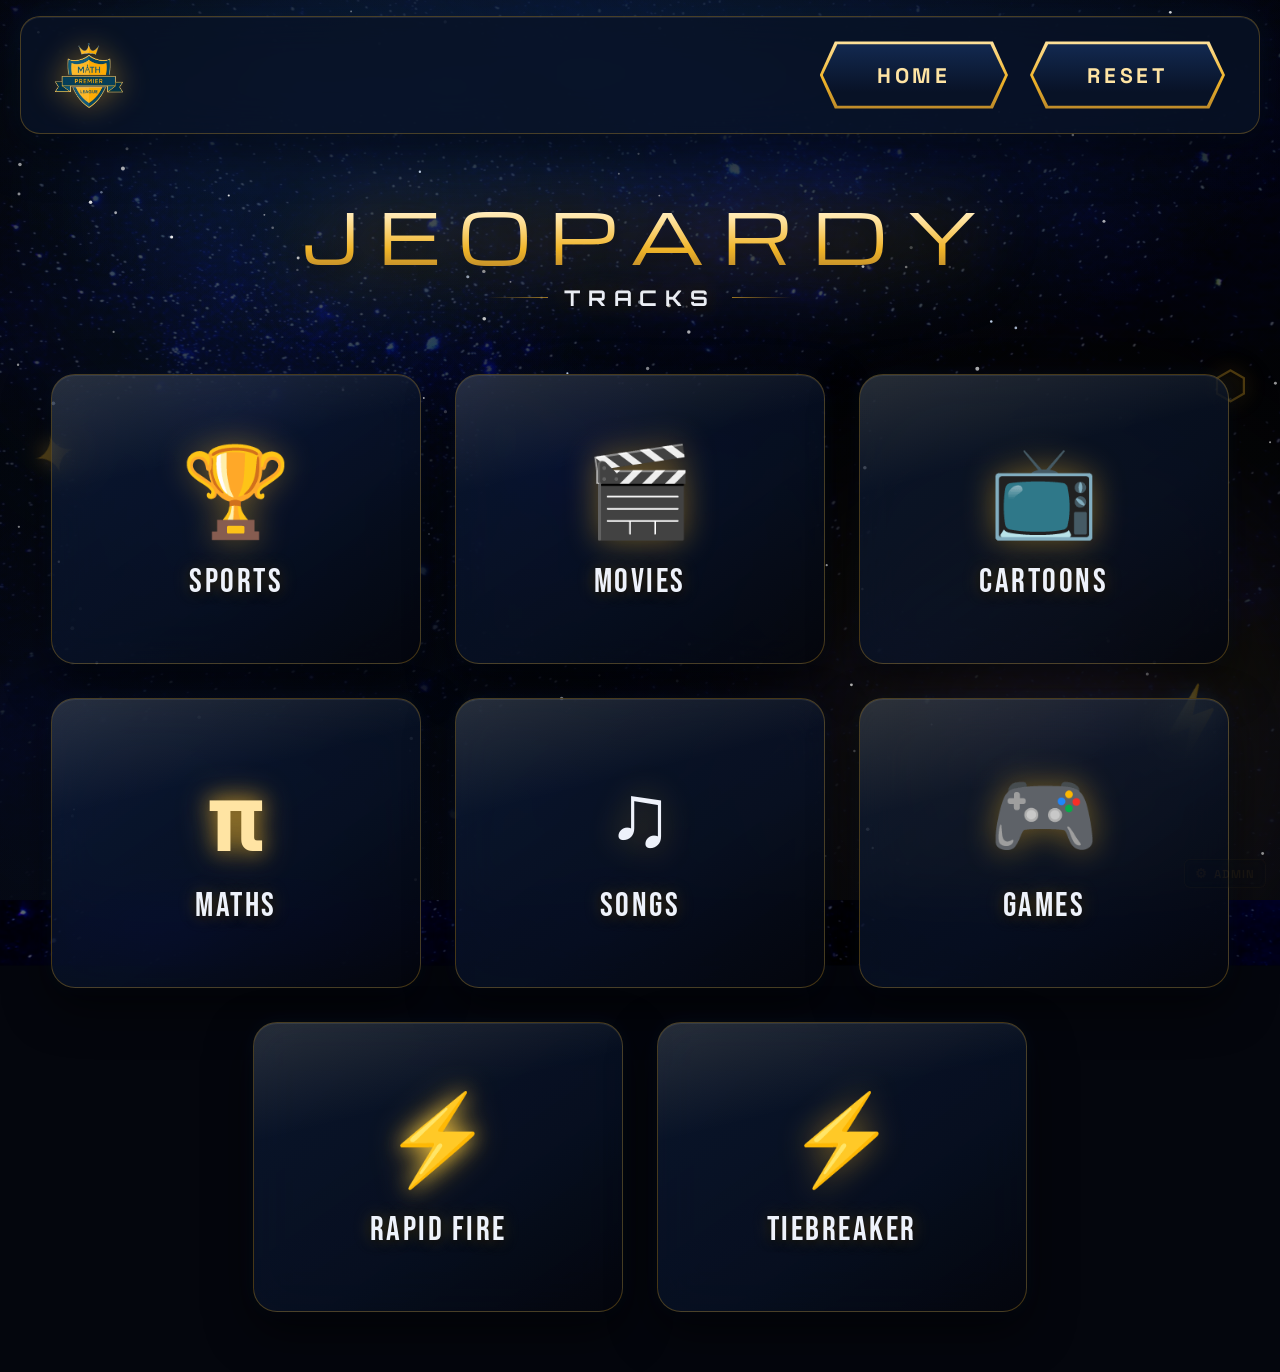
<file: index.html>
<!DOCTYPE html>
<html lang="en">

<head>
    <meta charset="UTF-8">
    <meta name="viewport" content="width=device-width, initial-scale=1.0">
    <title>Jeopardy | Math Premier League</title>

    <!-- Google Fonts -->
    <link rel="preconnect" href="https://fonts.googleapis.com">
    <link rel="preconnect" href="https://fonts.gstatic.com" crossorigin>
    <link
        href="https://fonts.googleapis.com/css2?family=Audiowide&family=Bebas+Neue&family=Chakra+Petch:wght@700&family=Michroma&family=Orbitron:wght@600;700;800;900&family=Syne:wght@800&family=Teko:wght@700&family=Space+Grotesk:wght@300;400;500;600;700&family=JetBrains+Mono:wght@400;500;700&display=swap"
        rel="stylesheet">

    <link rel="stylesheet" href="style.css">
</head>

<body>

    <!-- Cosmic Background Layers -->
    <div class="bg-photo"></div>
    <div class="bg-tint"></div>
    <div class="aurora"><span class="a1"></span><span class="a2"></span></div>
    <canvas id="stars"></canvas>

    <!-- Decorative Cyber Accents -->
    <div class="doodle doodle-left">✦</div>
    <div class="doodle doodle-right">⬡</div>
    <div class="scribble scribble-2">⚡</div>

    <!-- ================= TOP NAVBAR ================= -->
    <header class="topbar">
        <div class="logo">
            <a class="logo" href="#">
                <img src="assets/images/mpl-crest.png" alt="Math Premier League Crest"
                    onerror="this.onerror=null;this.src='Logo.png';">
            </a>
        </div>

        <div class="buttons">
            <button class="nav-btn home-btn" onclick="goHome()">
                <span>Home</span>
            </button>

            <button class="nav-btn reset-btn" onclick="resetGame()">
                <span>Reset</span>
            </button>
        </div>
    </header>

    <!-- ================= HERO & WORDMARK ================= -->
    <section class="hero">


        <h1 class="wordmark">
            <span class="line1">JEOPARDY</span>
            <span class="line2">TRACKS</span>
        </h1>


    </section>

    <!-- ================= CATEGORY CARDS ================= -->
    <main class="tracks">
        <!-- ROW 1 -->
        <a href="Questions/Sports.html">
            <div class="track-card">
                <div class="icon">🏆</div>
                <h2>SPORTS</h2>
            </div>
        </a>

        <a href="Questions/Movies.html">
            <div class="track-card">
                <div class="icon">🎬</div>
                <h2>MOVIES</h2>
            </div>
        </a>

        <a href="Questions/Cartoons.html">
            <div class="track-card">
                <div class="icon">📺</div>
                <h2>CARTOONS</h2>
            </div>
        </a>

        <!-- ROW 2 -->
        <a href="Questions/Maths.html">
            <div class="track-card">
                <div class="icon math-icon">π</div>
                <h2>MATHS</h2>
            </div>
        </a>

        <a href="Questions/Songs.html">
            <div class="track-card">
                <div class="icon">♫</div>
                <h2>SONGS</h2>
            </div>
        </a>

        <a href="Questions/Games.html">
            <div class="track-card">
                <div class="icon">🎮</div>
                <h2>GAMES</h2>
            </div>
        </a>

        <!-- ROW 3 (CENTERED) -->
        <a href="Questions/RapidFire.html" class="row-3-card row-3-first">
            <div class="track-card">
                <div class="icon lightning">⚡</div>
                <h2>RAPID FIRE</h2>
            </div>
        </a>

        <a href="Questions/Tiebreaker.html" class="row-3-card row-3-second">
            <div class="track-card">
                <div class="icon">⚡</div>
                <h2>TIEBREAKER</h2>
            </div>
        </a>
    </main>

    <!-- ================= POPUP MODAL ================= -->
    <div class="popup" id="popup">
        <div class="popup-box">
            <button class="close" onclick="closePopup()">×</button>
            <div id="popupIcon">🏆</div>
            <h2 id="popupTitle">SPORTS</h2>
            <p id="popupText">
                Get ready for the challenge!
            </p>
            <button class="start-btn" onclick="startTrack()">
                START TRACK
            </button>
        </div>
    </div>

    <!-- Discreet Bottom Admin Access -->
    <a href="admin/index.html" class="subtle-admin-btn" title="Admin Panel" aria-label="Admin Panel">
        <span class="subtle-admin-icon">⚙</span>
        <span class="subtle-admin-text">Admin</span>
    </a>

    <!-- Scripts -->
    <script src="assets/js/stars.js"></script>
    <script src="script.js"></script>
</body>

</html>
</file>
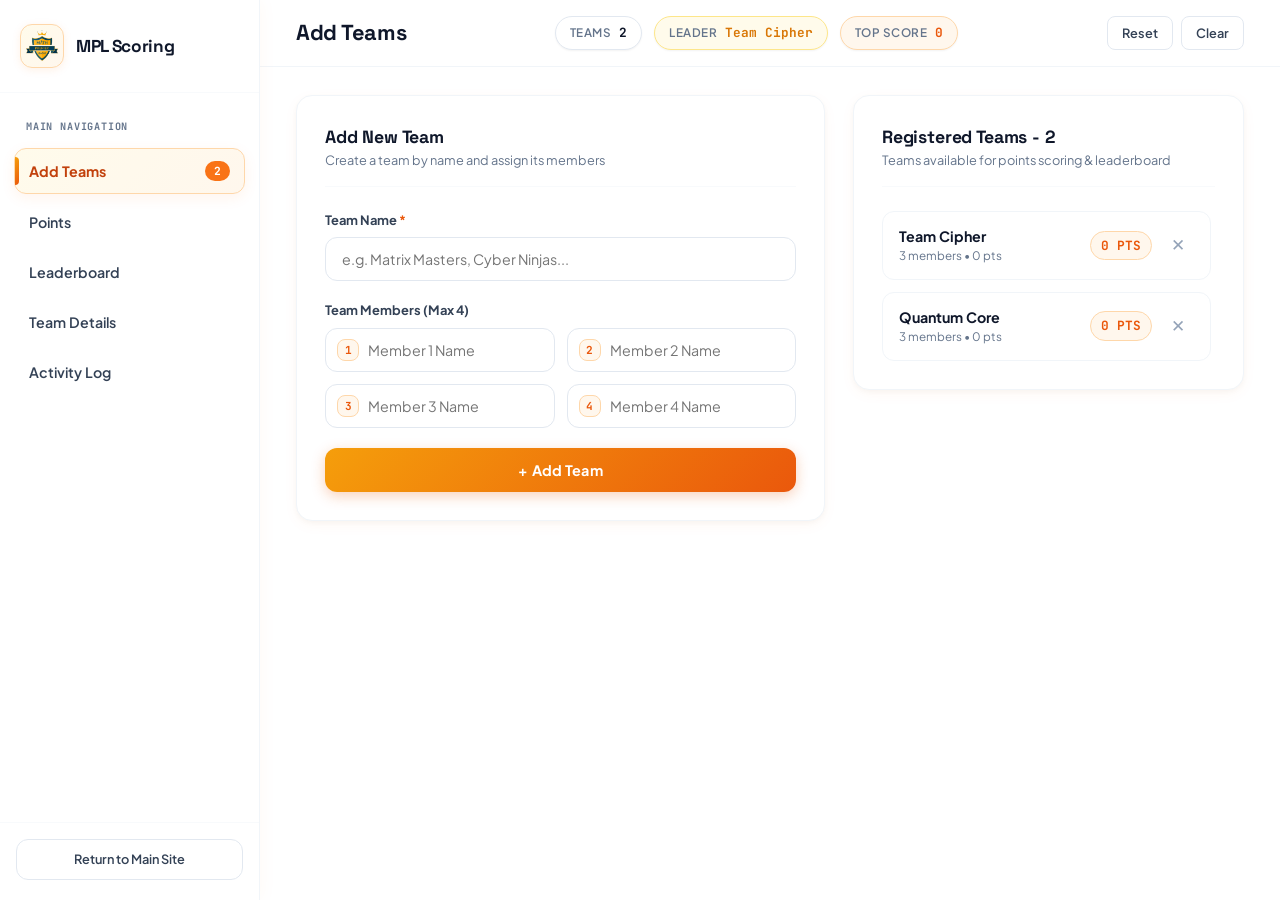
<file: admin/index.html>
<!DOCTYPE html>
<html lang="en">

<head>
    <!-- check -->
    <meta charset="UTF-8">
    <meta name="viewport" content="width=device-width, initial-scale=1.0">
    <title>Admin Portal | Math Premier League</title>
    <meta name="description"
        content="Standalone Admin Portal for Math Premier League - Manage teams, adjust points, and view live ranked leaderboards.">

    <!-- Google Fonts -->
    <link rel="preconnect" href="https://fonts.googleapis.com">
    <link rel="preconnect" href="https://fonts.gstatic.com" crossorigin>
    <link
        href="https://fonts.googleapis.com/css2?family=Plus+Jakarta+Sans:wght@400;500;600;700;800&family=JetBrains+Mono:wght@500;700&family=Space+Grotesk:wght@600;700&display=swap"
        rel="stylesheet">

    <!-- Admin Stylesheet -->
    <link rel="stylesheet" href="admin.css">
</head>

<body>

    <div class="admin-app-layout">

        <!-- =====================================================
             FIXED LEFT SIDEBAR NAVIGATION (ALWAYS VISIBLE)
        ====================================================== -->
        <aside class="admin-sidebar" id="adminSidebar">
            <!-- Sidebar Header / Branding -->
            <div class="sidebar-brand">
                <div class="brand-logo-wrap">
                    <img src="../Logo.png" alt="MPL Logo" class="brand-logo"
                        onerror="this.onerror=null;this.src='../assets/images/mpl-crest.png';">
                </div>
                <div class="brand-info">
                    <!-- <span class="brand-badge">ADMIN CONSOLE</span> -->
                    <h1 class="brand-title">MPL Scoring</h1>
                </div>
            </div>

            <!-- Navigation Tabs List -->
            <nav class="sidebar-nav">
                <div class="nav-section-label">MAIN NAVIGATION</div>

                <button type="button" class="nav-tab-btn active" data-tab="add-teams" id="tabBtnAddTeams">
                    <span class="nav-tab-text">Add Teams</span>
                    <span class="nav-tab-badge" id="sidebarTeamCount">0</span>
                </button>

                <button type="button" class="nav-tab-btn" data-tab="points" id="tabBtnPoints">
                    <span class="nav-tab-text">Points</span>
                </button>

                <button type="button" class="nav-tab-btn" data-tab="leaderboard" id="tabBtnLeaderboard">
                    <span class="nav-tab-text">Leaderboard</span>
                </button>

                <button type="button" class="nav-tab-btn" data-tab="team-details" id="tabBtnTeamDetails">
                    <span class="nav-tab-text">Team Details</span>
                </button>

                <button type="button" class="nav-tab-btn" data-tab="activity-log" id="tabBtnActivityLog">
                    <span class="nav-tab-text">Activity Log</span>
                </button>
            </nav>

            <!-- Sidebar Footer Status & Quick Link -->
            <div class="sidebar-footer">
                <!-- <div class="system-status-pill">
                    <span class="status-dot"></span>
                    <span>Local Storage Active</span>
                </div> -->
                <a href="../index.html" class="sidebar-link-btn" title="Back to Jeopardy Tracks">
                    <span>Return to Main Site</span>
                </a>
            </div>
        </aside>


        <!-- =====================================================
             MAIN CONTENT WRAPPER
        ====================================================== -->
        <div class="admin-main-wrapper">

            <!-- Top Header Bar -->
            <header class="admin-topbar">
                <div class="topbar-left">
                    <h2 class="view-title" id="currentViewTitle">Add Teams</h2>
                </div>

                <!-- Stats Badges -->
                <div class="topbar-stats">
                    <div class="mini-stat-chip">
                        <span class="chip-label">Teams</span>
                        <span class="chip-val" id="statTotalTeams">0</span>
                    </div>
                    <div class="mini-stat-chip highlight-gold">
                        <span class="chip-label">Leader</span>
                        <span class="chip-val text-truncate" id="statLeadingTeam">—</span>
                    </div>
                    <div class="mini-stat-chip highlight-orange">
                        <span class="chip-label">Top Score</span>
                        <span class="chip-val" id="statTopScore">0</span>
                    </div>
                    <!-- Hidden element kept for JS calculations -->
                    <span id="statTotalPoints" style="display: none;">0</span>
                </div>

                <!-- Action Controls -->
                <div class="topbar-actions">
                    <button class="action-outline-btn warning" id="resetScoresBtn" title="Reset all team points to 0">
                        <span>Reset</span>
                    </button>
                    <button class="action-outline-btn danger" id="clearTeamsBtn" title="Delete all teams">
                        <span>Clear</span>
                    </button>
                </div>
            </header>

            <!-- Main Scrollable Content Area -->
            <main class="admin-content-body">

                <!-- =================================================
                     TAB 1: ADD TEAMS
                ================================================== -->
                <section class="tab-panel active" id="panel-add-teams">
                    <div class="content-columns">
                        <!-- Left Sub-column: Add Team Form -->
                        <div class="form-container-card">
                            <div class="section-card-header">
                                <div>
                                    <h3 class="card-heading">Add New Team</h3>
                                    <p class="card-subheading">Create a team by name and assign its members</p>
                                </div>
                            </div>

                            <form id="teamForm" class="clean-form">
                                <div class="form-group">
                                    <label class="form-label required" for="teamNameInput">Team Name</label>
                                    <input type="text" id="teamNameInput" class="input-field"
                                        placeholder="e.g. Matrix Masters, Cyber Ninjas..." autocomplete="off" required>
                                </div>

                                <div class="members-input-group">
                                    <label class="form-label">Team Members (Max 4)</label>
                                    <div class="members-grid-blocks">
                                        <div class="member-input-block">
                                            <span class="member-badge-label">1</span>
                                            <input type="text" id="memberInput1" class="input-field member-input"
                                                placeholder="Member 1 Name" autocomplete="off">
                                        </div>
                                        <div class="member-input-block">
                                            <span class="member-badge-label">2</span>
                                            <input type="text" id="memberInput2" class="input-field member-input"
                                                placeholder="Member 2 Name" autocomplete="off">
                                        </div>
                                        <div class="member-input-block">
                                            <span class="member-badge-label">3</span>
                                            <input type="text" id="memberInput3" class="input-field member-input"
                                                placeholder="Member 3 Name" autocomplete="off">
                                        </div>
                                        <div class="member-input-block">
                                            <span class="member-badge-label">4</span>
                                            <input type="text" id="memberInput4" class="input-field member-input"
                                                placeholder="Member 4 Name" autocomplete="off">
                                        </div>
                                    </div>
                                </div>

                                <button type="submit" class="primary-btn-gradient" id="createTeamBtn">
                                    <span>+ Add Team</span>
                                </button>
                            </form>
                        </div>

                        <!-- Right Sub-column: Added Teams Roster Overview -->
                        <div class="roster-overview-card">
                            <div class="section-card-header">
                                <div>
                                    <h3 class="card-heading">Registered Teams - <span id="registeredTeamsCount">0</span>
                                    </h3>
                                    <p class="card-subheading">Teams available for points scoring & leaderboard</p>
                                </div>
                            </div>

                            <div class="teams-list-grid" id="teamsListGrid">
                                <!-- Populated dynamically by admin.js -->
                            </div>
                        </div>
                    </div>
                </section>


                <!-- =================================================
                     TAB 2: POINTS
                ================================================== -->
                <section class="tab-panel" id="panel-points">
                    <div class="points-management-grid">

                        <!-- Main Points Controller Card -->
                        <div class="points-controller-card">
                            <div class="section-card-header">
                                <div>
                                    <h3 class="card-heading">Points Control Center</h3>
                                    <p class="card-subheading">Select a team, specify points, choose an optional
                                        power-up used in the question, and apply score</p>
                                </div>
                            </div>

                            <!-- Team Selector -->
                            <div class="form-group selector-highlight-box">
                                <label class="form-label required" for="teamSelect">Select Target Team</label>
                                <select id="teamSelect" class="input-field select-field">
                                    <option value="">-- Choose Target Team --</option>
                                </select>
                            </div>

                            <!-- Selected Team Info Banner -->
                            <div class="selected-team-banner" id="selectedTeamBanner" style="display: none;">
                                <div class="banner-avatar" id="bannerTeamAvatar" style="display: none;"></div>
                                <div class="banner-info">
                                    <div class="banner-name" id="bannerTeamName">Team Name</div>
                                    <div class="banner-sub" id="bannerTeamMembers">0 members</div>
                                </div>
                                <div class="banner-score">
                                    <span class="banner-score-val" id="bannerTeamScore">0</span>
                                    <span class="banner-score-label">CURRENT PTS</span>
                                </div>
                            </div>

                            <!-- Quick Points Matrix -->
                            <div class="form-group">
                                <label class="form-label">Quick Select Points</label>
                                <div class="quick-points-matrix">
                                    <button type="button" class="point-btn add" data-amount="100">+100</button>
                                    <button type="button" class="point-btn add" data-amount="200">+200</button>
                                    <button type="button" class="point-btn add" data-amount="300">+300</button>
                                    <button type="button" class="point-btn add" data-amount="400">+400</button>
                                    <button type="button" class="point-btn add" data-amount="500">+500</button>
                                    <button type="button" class="point-btn add" data-amount="600">+600</button>
                                </div>
                            </div>

                            <!-- Points Input Box & Optional Reason -->
                            <div class="form-row-2 points-input-row">
                                <div class="form-group points-box-group">
                                    <label class="form-label required" for="pointsAmountInput">Points Amount</label>
                                    <input type="number" id="pointsAmountInput" class="input-field points-amount-field"
                                        placeholder="0" min="1" step="1">
                                </div>
                                <div class="form-group points-reason-group">
                                    <label class="form-label" for="pointsReasonInput">Reason / Note (Optional)</label>
                                    <input type="text" id="pointsReasonInput" class="input-field"
                                        placeholder="e.g. Wrong answer, Time penalty, Bonus..." autocomplete="off">
                                </div>
                            </div>

                            <!-- Power-Up Selection (Recorded per question in Activity Log) -->
                            <div class="form-group powerup-assignment-section">
                                <label class="form-label" for="powerUpSelect">Power-Up Used in Question
                                    (Optional)</label>
                                <select id="powerUpSelect" class="input-field select-field">
                                    <option value="">-- No Power-Up / None --</option>
                                    <option value="2x_reward">2X THE REWARD!</option>
                                    <option value="points_heist">POINTS HEIST</option>
                                    <option value="one_more_question">ONE MORE QUESTION!</option>
                                    <option value="skip_turn">SKIP THEIR TURN!</option>
                                    <option value="cut_reward">CUT THEIR REWARD!</option>
                                    <option value="your_challenge">YOUR QUESTION. THEIR CHALLENGE!</option>
                                </select>
                            </div>

                            <!-- Add / Reduce Action Buttons -->
                            <div class="points-action-buttons-grid">
                                <button type="button" class="primary-btn-gradient" id="addPointsSubmitBtn">
                                    <span>+ Add Points</span>
                                </button>
                                <button type="button" class="danger-btn-gradient" id="reducePointsSubmitBtn">
                                    <span>- Reduce Points</span>
                                </button>
                            </div>

                        </div>

                        <!-- Sidebar Quick Leaderboard Preview in Points Tab -->
                        <div class="points-summary-card">
                            <div class="section-card-header">
                                <div>
                                    <h3 class="card-heading">Live Score Standings</h3>
                                    <p class="card-subheading">Click any team to quickly select it</p>
                                </div>
                            </div>

                            <div class="quick-team-scores-list" id="quickScoresList">
                                <!-- Populated dynamically -->
                            </div>
                        </div>

                    </div>
                </section>


                <!-- =================================================
                     TAB 3: LEADERBOARD
                ================================================== -->
                <section class="tab-panel" id="panel-leaderboard">
                    <div class="leaderboard-full-card">
                        <div class="section-card-header flex-between">
                            <div class="header-left">
                                <div>
                                    <h3 class="card-heading">Tournament Leaderboard</h3>
                                    <p class="card-subheading">Teams ranked strictly by points in descending order</p>
                                </div>
                            </div>
                            <div class="leaderboard-actions">
                                <span class="badge-live-sync">LIVE SYNC</span>
                            </div>
                        </div>

                        <div class="leaderboard-list" id="leaderboardContainer">
                            <!-- Populated dynamically by admin.js -->
                        </div>
                    </div>
                </section>


                <!-- =================================================
                     TAB 4: TEAM DETAILS
                ================================================== -->
                <section class="tab-panel" id="panel-team-details">
                    <div class="team-details-layout">

                        <!-- Team Selection Card -->
                        <div class="team-details-select-card">
                            <div class="section-card-header">
                                <div>
                                    <h3 class="card-heading">Choose Team</h3>
                                    <p class="card-subheading">Select a team from the list of added teams</p>
                                </div>
                            </div>

                            <div class="form-group">
                                <label class="form-label required" for="detailsTeamSelect">Select Team to
                                    Inspect</label>
                                <select id="detailsTeamSelect" class="input-field select-field">
                                    <option value="">-- Choose Team to View Members --</option>
                                </select>
                            </div>

                            <div class="team-quick-selector-chips" id="detailsQuickChips">
                                <!-- Chips for all teams -->
                            </div>
                        </div>

                        <!-- Team Detailed Info & Member Roster Display -->
                        <div class="team-details-view-card" id="teamDetailsDisplayCard">
                            <div class="empty-state" id="teamDetailsEmpty">
                                <h4>No Team Selected</h4>
                                <p>Please choose a team from the dropdown above to view its members and details.</p>
                            </div>

                            <div class="details-content" id="teamDetailsContent" style="display: none;">
                                <!-- Header with banner -->
                                <div class="team-profile-header">
                                    <div class="profile-avatar-large" id="detailsAvatar" style="display: none;"></div>
                                    <div class="profile-meta">
                                        <div class="profile-title-row">
                                            <h2 class="profile-name" id="detailsName">Team Name</h2>
                                            <span class="profile-rank-badge" id="detailsRank">Rank #1</span>
                                        </div>
                                        <div class="profile-stats-row">
                                            <div class="p-stat">
                                                <span class="p-val" id="detailsPoints">0</span>
                                                <span class="p-lbl">Points</span>
                                            </div>
                                            <div class="p-stat">
                                                <span class="p-val" id="detailsMemberCount">0</span>
                                                <span class="p-lbl">Members</span>
                                            </div>
                                        </div>
                                    </div>
                                    <div class="profile-actions">
                                        <button type="button" class="primary-btn-gradient small"
                                            id="detailsGoToPointsBtn">
                                            Award Points
                                        </button>
                                    </div>
                                </div>

                                <!-- Members List -->
                                <div class="members-section">
                                    <div class="members-section-header">
                                        <h4 class="members-title">Team Members</h4>
                                        <span class="members-count-badge" id="detailsMembersBadge">0 Members</span>
                                    </div>

                                    <div class="members-grid" id="detailsMembersList">
                                        <!-- Dynamically listed members -->
                                    </div>

                                    <!-- Add New Member Form -->
                                    <div class="add-member-bar">
                                        <input type="text" id="newMemberInput" class="input-field"
                                            placeholder="Add a new member name...">
                                        <button type="button" class="btn-add-member" id="addMemberBtn">+ Add
                                            Member</button>
                                    </div>
                                </div>
                            </div>
                        </div>

                    </div>
                </section>


                <!-- =================================================
                     TAB 5: ACTIVITY LOG
                ================================================== -->
                <section class="tab-panel" id="panel-activity-log">
                    <div class="activity-log-card">
                        <div class="section-card-header flex-between">
                            <div class="header-left">
                                <div>
                                    <h3 class="card-heading">Match Activity & Audit Log</h3>
                                    <p class="card-subheading">Chronological history of all scoring events and
                                        adjustments</p>
                                </div>
                            </div>
                            <button type="button" class="action-outline-btn warning" id="clearLogBtn"
                                title="Clear Activity Log">
                                <span>Clear Log</span>
                            </button>
                        </div>

                        <div class="audit-log-box" id="auditLogContainer">
                            <!-- Populated dynamically by admin.js -->
                        </div>
                    </div>
                </section>

            </main>

        </div>

    </div>

    <!-- Scripts -->
    <script src="admin.js"></script>

</body>

</html>
</file>
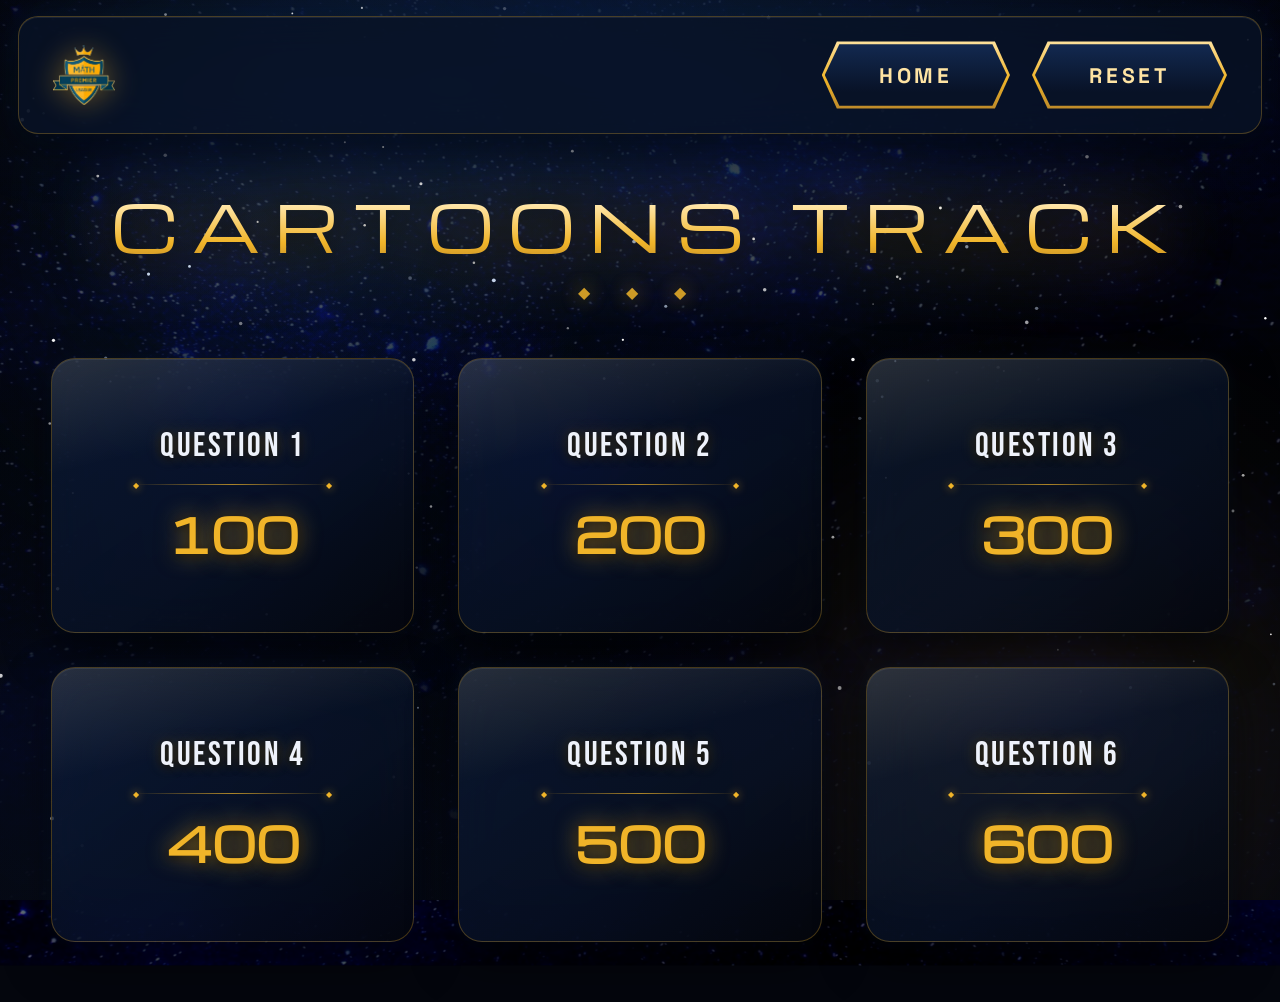
<file: Questions/Cartoons.html>
<!DOCTYPE html>
<html lang="en">

<head>

    <meta charset="UTF-8">

    <meta name="viewport" content="width=device-width, initial-scale=1.0">

    <title>Cartoons Track | MPL</title>

    <!-- COMMON TRACK CSS -->
    <!-- Google Fonts -->
    <link rel="preconnect" href="https://fonts.googleapis.com">
    <link rel="preconnect" href="https://fonts.gstatic.com" crossorigin>
    <link
        href="https://fonts.googleapis.com/css2?family=Audiowide&family=Bebas+Neue&family=Chakra+Petch:wght@700&family=Michroma&family=Orbitron:wght@600;700;800;900&family=Syne:wght@800&family=Teko:wght@700&family=Space+Grotesk:wght@300;400;500;600;700&family=JetBrains+Mono:wght@400;500;700&display=swap"
        rel="stylesheet">

    <link rel="stylesheet" href="track.css">

</head>


<body>
    <!-- Cosmic Background Layers -->
    <div class="bg-photo"></div>
    <div class="bg-tint"></div>
    <div class="aurora"><span class="a1"></span><span class="a2"></span></div>
    <canvas id="stars"></canvas>



    <!-- =====================================================
         NAVBAR
    ====================================================== -->

    <header class="track-navbar">

        <!-- LOGO -->

        <div class="track-logo">

            <img src="../assets/images/mpl-crest.png" alt="MPL Logo"
                onerror="this.onerror=null;this.src='../Logo.png';">

        </div>


        <!-- NAVIGATION -->

        <div class="track-navigation">
            <button class="track-nav-button" id="homeButton">
                <span>Home</span>
            </button>
            <button class="track-nav-button" id="resetButton">
                <span>Reset</span>
            </button>
        </div>

    </header>



    <!-- =====================================================
         TRACK TITLE
    ====================================================== -->

    <section class="track-header">

        <h1 class="track-title">
            CARTOONS TRACK
        </h1>

        <div class="title-decoration">
            ◆ ◆ ◆
        </div>

    </section>



    <!-- =====================================================
         QUESTION GRID
    ====================================================== -->

    <main class="question-grid">


        <!-- =================================================
             QUESTION 1 (100 PTS - No Image)
        ================================================== -->

        <div class="question-card" data-track="CARTOONS"
            data-question="What is the name of the underwater city where SpongeBob SquarePants lives?"
            data-points="100" data-answer="Bikini Bottom">

            <div class="question-name">
                QUESTION 1
            </div>

            <div class="question-divider"></div>

            <div class="question-points">
                100
            </div>

        </div>



        <!-- =================================================
             QUESTION 2 (200 PTS - No Image)
        ================================================== -->

        <div class="question-card" data-track="CARTOONS"
            data-question="What is the name of Shinchan's pet dog?"
            data-points="200"
            data-answer="Shiro">

            <div class="question-name">
                QUESTION 2
            </div>

            <div class="question-divider"></div>

            <div class="question-points">
                200
            </div>

        </div>



        <!-- =================================================
             QUESTION 3 (300 PTS - No Image)
        ================================================== -->

        <div class="question-card" data-track="CARTOONS"
            data-question="What is the name of starfire’s sister in Teen Titans Go"
            data-points="300" data-answer="Blackfire">

            <div class="question-name">
                QUESTION 3
            </div>

            <div class="question-divider"></div>

            <div class="question-points">
                300
            </div>

        </div>



        <!-- =================================================
             QUESTION 4 (400 PTS - Image: 400.png)
        ================================================== -->

        <div class="question-card" data-track="CARTOONS"
            data-question="What is the name of this pokemon ?"
            data-points="400" data-answer="Cyndaquill">

            <div class="question-clue">
                <img src="../images/Cartoon/400.png" alt="Pokemon Clue Photo" class="question-img">
                <p class="question-text">What is the name of this pokemon ?</p>
            </div>

            <div class="question-name">
                QUESTION 4
            </div>

            <div class="question-divider"></div>

            <div class="question-points">
                400
            </div>

        </div>



        <!-- =================================================
             QUESTION 5 (500 PTS - Image: 500.png)
        ================================================== -->

        <div class="question-card" data-track="CARTOONS"
            data-question="Who is the sister of Gian ?"
            data-points="500"
            data-answer="Jaiko">

            <div class="question-clue">
                <img src="../images/Cartoon/500.png" alt="Gian and Sister Clue Photo" class="question-img">
                <p class="question-text">Who is the sister of Gian ?</p>
            </div>

            <div class="question-name">
                QUESTION 5
            </div>

            <div class="question-divider"></div>

            <div class="question-points">
                500
            </div>

        </div>



        <!-- =================================================
             QUESTION 6 (600 PTS - Image: 600.png)
        ================================================== -->

        <div class="question-card" data-track="CARTOONS"
            data-question="Name three cockroaches from Oggy and the Cockroaches"
            data-points="600"
            data-answer="Joey, Dee Dee, and Marky">

            <div class="question-clue">
                <img src="../images/Cartoon/600.png" alt="Oggy Cockroaches Clue Photo" class="question-img">
                <p class="question-text">Name three cockroaches from Oggy and the Cockroaches</p>
            </div>

            <div class="question-name">
                QUESTION 6
            </div>

            <div class="question-divider"></div>

            <div class="question-points">
                600
            </div>

        </div>


    </main>



    <!-- =====================================================
         QUESTION POPUP
    ====================================================== -->

    <div class="question-popup" id="questionPopup">

        <div class="popup-content">


            <!-- CLOSE -->

            <button class="close-popup" id="closePopup">
                ×
            </button>

            <!-- 30-SEC COUNTDOWN TIMER -->
            <div class="popup-timer" id="popupTimer">
                <span class="timer-icon">⏱</span>
                <span class="timer-val" id="timerCount">30</span>
                <span class="timer-sec">SEC</span>
            </div>



            <!-- TRACK -->

            <div class="popup-track" id="popupTrack">
                CARTOONS
            </div>


            <!-- QUESTION -->

            <div class="popup-question" id="popupQuestion">
                Question
            </div>


            <!-- POINTS -->

            <div class="popup-points" id="popupPoints">
                100
            </div>


            <!-- ANSWER BUTTON -->

            <button class="answer-button" id="answerButton">
                SHOW ANSWER
            </button>


            <!-- ANSWER -->

            <div class="popup-answer" id="popupAnswer">
            </div>

            <!-- POWER-UP BUTTON -->
            <button class="powerup-button" id="powerUpButton">
                <span>⚡ POWER UP</span>
            </button>

        </div>


    </div>



    <!-- =====================================================
         COMMON TRACK JS
    ====================================================== -->
    <!-- =====================================================
         WILD CARD POPUP
    ====================================================== -->
    <div class="bidding-popup" id="biddingPopup">
        <div class="bidding-box">
            <button class="close-bidding" id="closeBidding">×</button>
            <div class="bidding-badge">🃏 WILD CARD!</div>
            <button class="reveal-btn" id="revealQuestionBtn">Open Question</button>
        </div>
    </div>

    <!-- =====================================================
         POWER-UP POPUP (TEAM BENEFIT)
    ====================================================== -->
    <div class="powerup-popup" id="powerUpPopup">
        <div class="powerup-box">
            <button class="close-powerup" id="closePowerUp">×</button>
            <div class="powerup-badge">⚡ POWER-UP BENEFIT</div>
            <div class="powerup-benefit-text" id="powerUpBenefitText">
                ⚡ TEAM BENEFIT: The team solving this Wild Card earns +100 BONUS POINTS and a 2X MULTIPLIER on their next question!
            </div>
        </div>
    </div>

    <script src="../assets/js/stars.js"></script>

    <script src="track.js"></script>

</body>

</html>
</file>
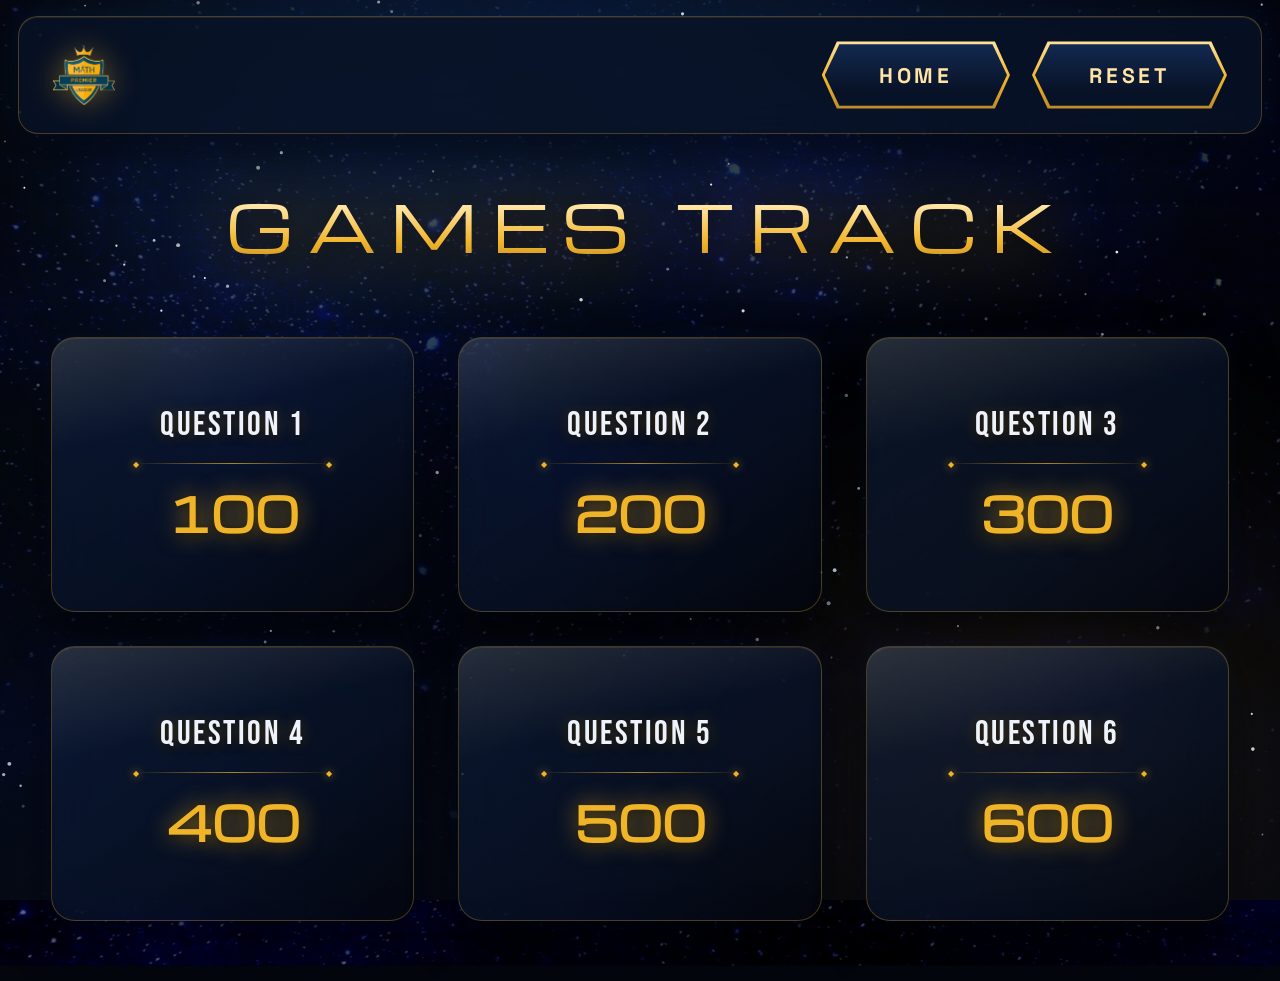
<file: Questions/Games.html>
<!DOCTYPE html>
<html lang="en">

<head>
    <meta charset="UTF-8">
    <meta name="viewport" content="width=device-width, initial-scale=1.0">

    <title>Games Track | MPL</title>
    <!-- Google Fonts -->
    <link rel="preconnect" href="https://fonts.googleapis.com">
    <link rel="preconnect" href="https://fonts.gstatic.com" crossorigin>
    <link
        href="https://fonts.googleapis.com/css2?family=Audiowide&family=Bebas+Neue&family=Chakra+Petch:wght@700&family=Michroma&family=Orbitron:wght@600;700;800;900&family=Syne:wght@800&family=Teko:wght@700&family=Space+Grotesk:wght@300;400;500;600;700&family=JetBrains+Mono:wght@400;500;700&display=swap"
        rel="stylesheet">


    <link rel="stylesheet" href="track.css">
</head>

<body>
    <!-- Cosmic Background Layers -->
    <div class="bg-photo"></div>
    <div class="bg-tint"></div>
    <div class="aurora"><span class="a1"></span><span class="a2"></span></div>
    <canvas id="stars"></canvas>


    <!-- ================= NAVBAR ================= -->
    <nav class="track-navbar">

        <div class="track-logo">
            <img src="../assets/images/mpl-crest.png" alt="MPL Logo"
                onerror="this.onerror=null;this.src='../Logo.png';">
        </div>

        <div class="track-navigation">
            <button class="track-nav-button" id="homeButton">
                <span>Home</span>
            </button>
            <button class="track-nav-button" id="resetButton">
                <span>Reset</span>
            </button>
        </div>

    </nav>


    <!-- ================= TRACK HEADER ================= -->
    <header class="track-header">

        <h1 class="track-title">
            GAMES TRACK
        </h1>

        <div class="title-decoration"></div>

    </header>


    <!-- ================= QUESTIONS ================= -->
    <main class="question-grid">

        <!-- 100 -->
        <div class="question-card" data-track="GAMES" data-points="100"
            data-question="Ghost Of Tsushima was developed by ?" data-answer="SUCKERPUNCH PRODUCTION">

            <h2 class="question-name">
                QUESTION 1
            </h2>

            <div class="question-divider"></div>

            <p class="question-points">
                100
            </p>

        </div>


        <!-- 200 -->
        <div class="question-card" data-track="GAMES" data-points="200"
            data-question="In Minecraft what are 3 items required to get an active conduit ?" data-answer="Heart of Sea, Nautilus Shell, any type of prismarine">

            <h2 class="question-name">
                QUESTION 2
            </h2>

            <div class="question-divider"></div>

            <p class="question-points">
                200
            </p>

        </div>


        <!-- 300 -->
        <div class="question-card" data-track="GAMES" data-points="300"
            data-question="In RDR2 which island do dutch and gang reach in chapter 5 starting?" data-answer="Guarma">

            <h2 class="question-name">
                QUESTION 3
            </h2>

            <div class="question-divider"></div>

            <p class="question-points">
                300
            </p>

        </div>


        <!-- 400 -->
        <div class="question-card" data-track="GAMES" data-points="400"
            data-question="What is the maximum time length of attack in clash of clans (only battle phase) ?" data-answer="3 mins">

            <h2 class="question-name">
                QUESTION 4
            </h2>

            <div class="question-divider"></div>

            <p class="question-points">
                400
            </p>

        </div>


        <!-- 500 -->
        <div class="question-card" data-track="GAMES" data-points="500"
            data-question="How many trophies does it take to reach the gold league in clan wars in clash royal?"
            data-answer="1500">

            <h2 class="question-name">
                QUESTION 5
            </h2>

            <div class="question-divider"></div>

            <p class="question-points">
                500
            </p>

        </div>


        <!-- 600 -->
        <div class="question-card" data-track="GAMES" data-points="600"
            data-question="In uncharted 4: A Thief's End what is name of Nathan and Elena's daughter?"
            data-answer="Cassie">

            <h2 class="question-name">
                QUESTION 6
            </h2>

            <div class="question-divider"></div>

            <p class="question-points">
                600
            </p>

        </div>

    </main>


    <!-- ================= QUESTION POPUP ================= -->
    <div class="question-popup" id="questionPopup">

        <div class="popup-content">

            <button class="close-popup" id="closePopup">
                ×
            </button>

            <!-- 30-SEC COUNTDOWN TIMER -->
            <div class="popup-timer" id="popupTimer">
                <span class="timer-icon">⏱</span>
                <span class="timer-val" id="timerCount">30</span>
                <span class="timer-sec">SEC</span>
            </div>


            <p class="popup-track" id="popupTrack">
                GAMES
            </p>

            <h2 class="popup-question" id="popupQuestion">
                Question
            </h2>

            <p class="popup-points">
                <span id="popupPoints">100</span> POINTS
            </p>

            <button class="answer-button" id="answerButton">
                SHOW ANSWER
            </button>

            <div class="popup-answer" id="popupAnswer">
                Answer
            </div>

            <!-- POWER-UP BUTTON -->
            <button class="powerup-button" id="powerUpButton">
                <span>⚡ POWER UP</span>
            </button>

        </div>


    </div>


    <!-- ================= JAVASCRIPT ================= -->
    <!-- =====================================================
         WILD CARD POPUP
    ====================================================== -->
    <div class="bidding-popup" id="biddingPopup">
        <div class="bidding-box">
            <button class="close-bidding" id="closeBidding">×</button>
            <div class="bidding-badge">🃏 WILD CARD!</div>
            <button class="reveal-btn" id="revealQuestionBtn">Open Question</button>
        </div>
    </div>

    <!-- =====================================================
         POWER-UP POPUP (TEAM BENEFIT)
    ====================================================== -->
    <div class="powerup-popup" id="powerUpPopup">
        <div class="powerup-box">
            <button class="close-powerup" id="closePowerUp">×</button>
            <div class="powerup-badge">⚡ POWER-UP BENEFIT</div>
            <div class="powerup-benefit-text" id="powerUpBenefitText">
                ⚡ TEAM BENEFIT: The team solving this Wild Card earns +100 BONUS POINTS and a 2X MULTIPLIER on their next question!
            </div>
        </div>
    </div>

    <script src="../assets/js/stars.js"></script>
    <script src="track.js"></script>

</body>

</html>
</file>
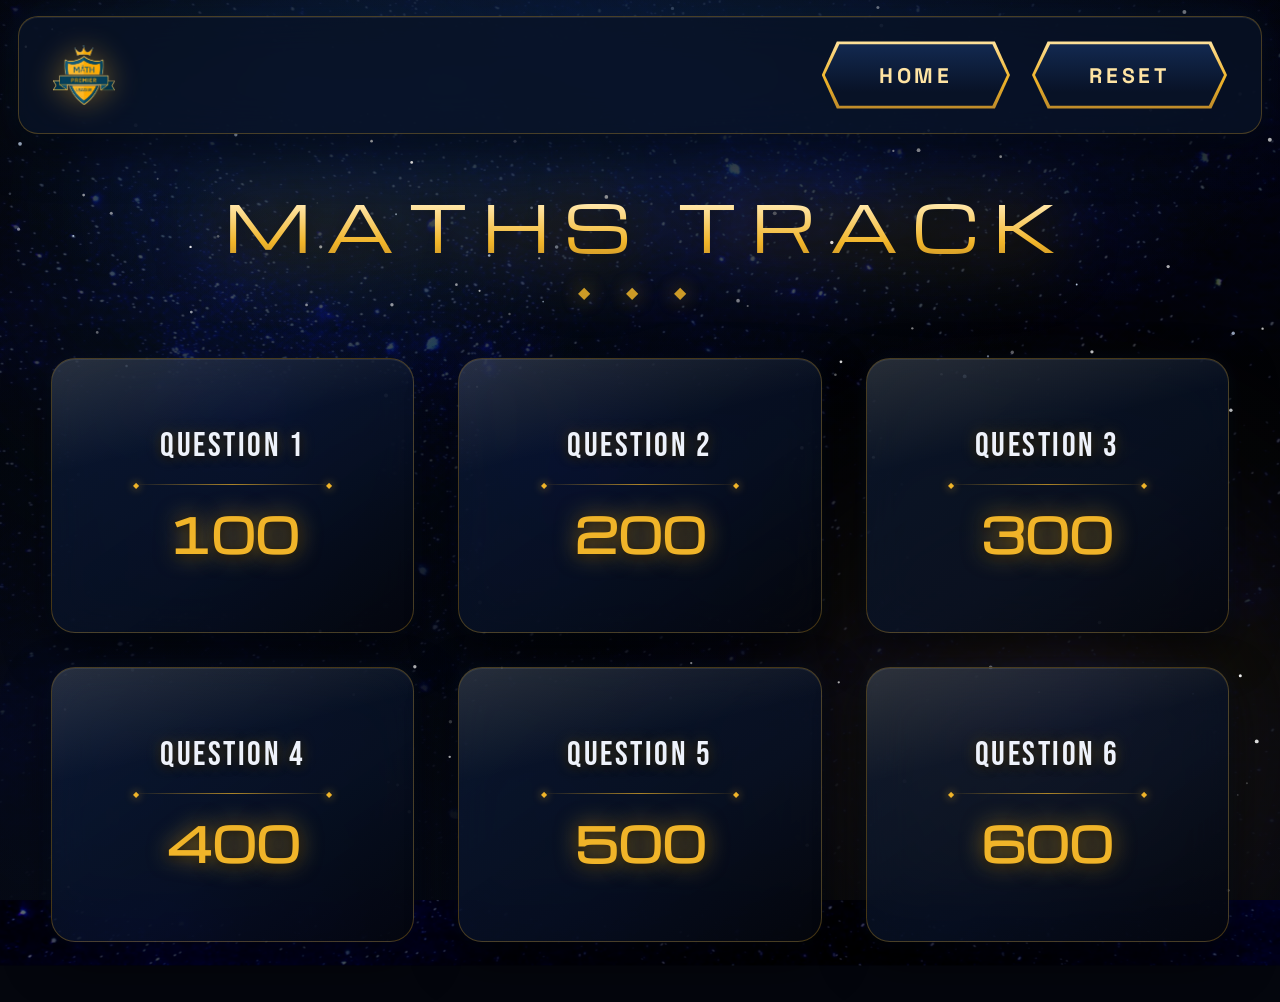
<file: Questions/Maths.html>
<!DOCTYPE html>
<html lang="en">

<head>

    <meta charset="UTF-8">

    <meta name="viewport" content="width=device-width, initial-scale=1.0">

    <title>Maths Track | MPL</title>

    <!-- COMMON TRACK CSS -->
    <!-- Google Fonts -->
    <link rel="preconnect" href="https://fonts.googleapis.com">
    <link rel="preconnect" href="https://fonts.gstatic.com" crossorigin>
    <link
        href="https://fonts.googleapis.com/css2?family=Audiowide&family=Bebas+Neue&family=Chakra+Petch:wght@700&family=Michroma&family=Orbitron:wght@600;700;800;900&family=Syne:wght@800&family=Teko:wght@700&family=Space+Grotesk:wght@300;400;500;600;700&family=JetBrains+Mono:wght@400;500;700&display=swap"
        rel="stylesheet">

    <link rel="stylesheet" href="track.css">

</head>


<body>
    <!-- Cosmic Background Layers -->
    <div class="bg-photo"></div>
    <div class="bg-tint"></div>
    <div class="aurora"><span class="a1"></span><span class="a2"></span></div>
    <canvas id="stars"></canvas>



    <!-- =====================================================
         NAVBAR
    ====================================================== -->

    <header class="track-navbar">

        <!-- LOGO -->

        <div class="track-logo">

            <img src="../assets/images/mpl-crest.png" alt="MPL Logo"
                onerror="this.onerror=null;this.src='../Logo.png';">

        </div>


        <!-- NAVIGATION -->

        <div class="track-navigation">
            <button class="track-nav-button" id="homeButton">
                <span>Home</span>
            </button>
            <button class="track-nav-button" id="resetButton">
                <span>Reset</span>
            </button>
        </div>

    </header>



    <!-- =====================================================
         TRACK TITLE
    ====================================================== -->

    <section class="track-header">

        <h1 class="track-title">
            MATHS TRACK
        </h1>

        <div class="title-decoration">
            ◆ ◆ ◆
        </div>

    </section>



    <!-- =====================================================
         QUESTION GRID
    ====================================================== -->

    <main class="question-grid">


        <!-- =================================================
             QUESTION 1
        ================================================== -->

        <div class="question-card" data-track="MATHS"
            data-question="If the cross product of two non-zero vectors is zero, then the vectors are:"
            data-points="100" data-answer="Parallel or AntiParallel">

            <div class="question-name">
                QUESTION 1
            </div>

            <div class="question-divider"></div>

            <div class="question-points">
                100
            </div>

        </div>



        <!-- =================================================
             QUESTION 2
        ================================================== -->

        <div class="question-card" data-track="MATHS"
            data-question="How many ways can 4 students be selected from 7 students?"
            data-points="200" data-answer="35">

            <div class="question-name">
                QUESTION 2
            </div>

            <div class="question-divider"></div>

            <div class="question-points">
                200
            </div>

        </div>



        <!-- =================================================
             QUESTION 3
        ================================================== -->

        <div class="question-card" data-track="MATHS"
            data-question="A tank is half full. After adding 35 litres, it becomes 70% full. What is the tank's total capacity?"
            data-points="300" data-answer="175">

            <div class="question-name">
                QUESTION 3
            </div>

            <div class="question-divider"></div>

            <div class="question-points">
                300
            </div>

        </div>



        <!-- =================================================
             QUESTION 4
        ================================================== -->

        <div class="question-card" data-track="MATHS"
            data-question="A shopkeeper buys an item for ₹500 and sells it at a 20% profit. He then gives the customer a 10% discount on the marked selling price. What was the marked price?"
            data-points="400" data-answer="540">

            <div class="question-name">
                QUESTION 4
            </div>

            <div class="question-divider"></div>

            <div class="question-points">
                400
            </div>

        </div>



        <!-- =================================================
             QUESTION 5
        ================================================== -->

        <div class="question-card" data-track="MATHS"
            data-question="What is the ratio in which a line is divided so that the ratio of the whole length to the longer part equals the ratio of the longer part to the shorter part?"
            data-points="500" data-answer="Golden Ratio">

            <div class="question-name">

                QUESTION 5

            </div>


            <div class="question-divider"></div>


            <div class="question-points">

                500

            </div>

        </div>



        <!-- =================================================
             QUESTION 6
        ================================================== -->

        <div class="question-card" data-track="MATHS"
            data-question="A two-digit number has digits that add to 11. When its digits are interchanged, the new number is 27 greater than the original."
            data-points="600" data-answer="47">

            <div class="question-name">
                QUESTION 6
            </div>

            <div class="question-divider"></div>

            <div class="question-points">
                600
            </div>

        </div>


    </main>



    <!-- =====================================================
         QUESTION POPUP
    ====================================================== -->

    <div class="question-popup" id="questionPopup">

        <div class="popup-content">


            <!-- CLOSE BUTTON -->

            <button class="close-popup" id="closePopup">
                ×
            </button>

            <!-- 30-SEC COUNTDOWN TIMER -->
            <div class="popup-timer" id="popupTimer">
                <span class="timer-icon">⏱</span>
                <span class="timer-val" id="timerCount">30</span>
                <span class="timer-sec">SEC</span>
            </div>



            <!-- TRACK NAME -->

            <div class="popup-track" id="popupTrack">
                MATHS
            </div>


            <!-- QUESTION -->

            <div class="popup-question" id="popupQuestion">
                Question
            </div>


            <!-- POINTS -->

            <div class="popup-points" id="popupPoints">
                100
            </div>


            <!-- SHOW ANSWER -->

            <button class="answer-button" id="answerButton">
                SHOW ANSWER
            </button>


            <!-- ANSWER -->

            <div class="popup-answer" id="popupAnswer">
            </div>

            <!-- POWER-UP BUTTON -->
            <button class="powerup-button" id="powerUpButton">
                <span>⚡ POWER UP</span>
            </button>

        </div>


    </div>



    <!-- =====================================================
         WILD CARD POPUP
    ====================================================== -->
    <div class="bidding-popup" id="biddingPopup">
        <div class="bidding-box">
            <button class="close-bidding" id="closeBidding">×</button>
            <div class="bidding-badge">🃏 WILD CARD!</div>
            <button class="reveal-btn" id="revealQuestionBtn">Open Question</button>
        </div>
    </div>

    <!-- =====================================================
         POWER-UP POPUP (TEAM BENEFIT)
    ====================================================== -->
    <div class="powerup-popup" id="powerUpPopup">
        <div class="powerup-box">
            <button class="close-powerup" id="closePowerUp">×</button>
            <div class="powerup-badge">⚡ POWER-UP BENEFIT</div>
            <div class="powerup-benefit-text" id="powerUpBenefitText">
                ⚡ TEAM BENEFIT: The team solving this Wild Card earns +100 BONUS POINTS and a 2X MULTIPLIER on their next question!
            </div>
        </div>
    </div>

    <script src="../assets/js/stars.js"></script>

    <script src="track.js"></script>

</body>

</html>
</file>
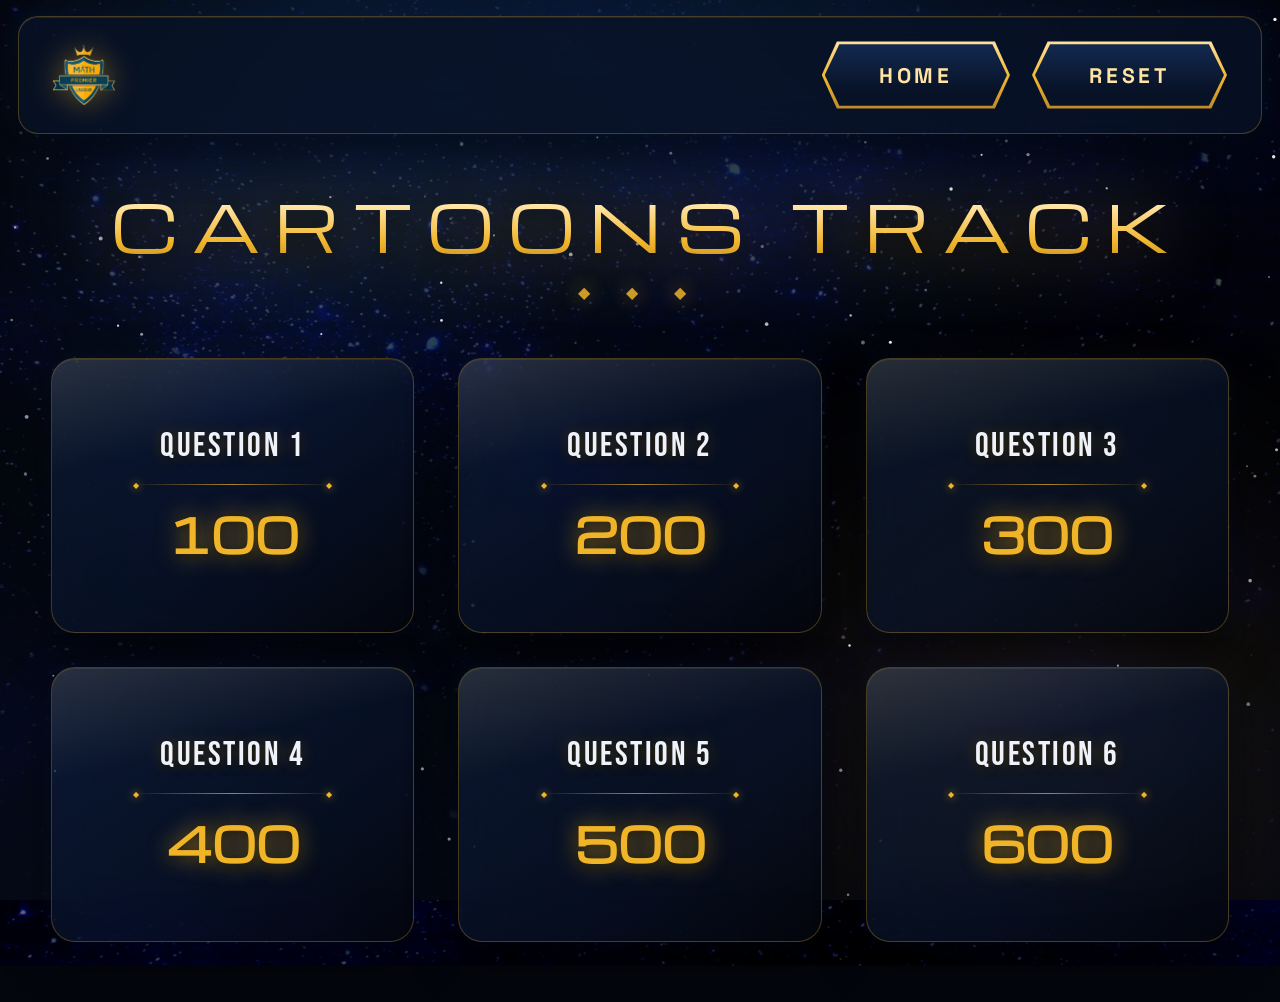
<file: Questions/Memes.html>
<!DOCTYPE html>
<html lang="en">

<head>

    <meta charset="UTF-8">

    <meta name="viewport" content="width=device-width, initial-scale=1.0">

    <title>Cartoons Track | MPL</title>
    <meta http-equiv="refresh" content="0; url=Cartoons.html">
    <script>window.location.replace("Cartoons.html");</script>

    <!-- COMMON TRACK CSS -->
    <!-- Google Fonts -->
    <link rel="preconnect" href="https://fonts.googleapis.com">
    <link rel="preconnect" href="https://fonts.gstatic.com" crossorigin>
    <link
        href="https://fonts.googleapis.com/css2?family=Audiowide&family=Bebas+Neue&family=Chakra+Petch:wght@700&family=Michroma&family=Orbitron:wght@600;700;800;900&family=Syne:wght@800&family=Teko:wght@700&family=Space+Grotesk:wght@300;400;500;600;700&family=JetBrains+Mono:wght@400;500;700&display=swap"
        rel="stylesheet">

    <link rel="stylesheet" href="track.css">

</head>


<body>
    <!-- Cosmic Background Layers -->
    <div class="bg-photo"></div>
    <div class="bg-tint"></div>
    <div class="aurora"><span class="a1"></span><span class="a2"></span></div>
    <canvas id="stars"></canvas>



    <!-- =====================================================
         NAVBAR
    ====================================================== -->

    <header class="track-navbar">

        <!-- LOGO -->

        <div class="track-logo">

            <img src="../assets/images/mpl-crest.png" alt="MPL Logo"
                onerror="this.onerror=null;this.src='../Logo.png';">

        </div>


        <!-- NAVIGATION -->

        <div class="track-navigation">
            <button class="track-nav-button" id="homeButton">
                <span>Home</span>
            </button>
            <button class="track-nav-button" id="resetButton">
                <span>Reset</span>
            </button>
        </div>

    </header>



    <!-- =====================================================
         TRACK TITLE
    ====================================================== -->

    <section class="track-header">

        <h1 class="track-title">
            MEMES TRACK
        </h1>

        <div class="title-decoration">
            ◆ ◆ ◆
        </div>

    </section>



    <!-- =====================================================
         QUESTION GRID
    ====================================================== -->

    <main class="question-grid">


        <!-- =================================================
             QUESTION 1
        ================================================== -->

        <div class="question-card" data-track="MEMES"
            data-question="Which meme features a man looking back at another woman while walking with his girlfriend?"
            data-points="100" data-answer="The Distracted Boyfriend meme.">

            <div class="question-name">
                QUESTION 1
            </div>

            <div class="question-divider"></div>

            <div class="question-points">
                100
            </div>

        </div>



        <!-- =================================================
             QUESTION 2
        ================================================== -->

        <div class="question-card" data-track="MEMES"
            data-question="Which meme is commonly associated with the phrase 'This is fine'?" data-points="200"
            data-answer="The 'This Is Fine' dog meme.">

            <div class="question-name">
                QUESTION 2
            </div>

            <div class="question-divider"></div>

            <div class="question-points">
                200
            </div>

        </div>



        <!-- =================================================
             QUESTION 3
        ================================================== -->

        <div class="question-card" data-track="MEMES"
            data-question="Which meme character is a green cartoon frog that became popular on the internet?"
            data-points="300" data-answer="Pepe the Frog.">

            <div class="question-name">
                QUESTION 3
            </div>

            <div class="question-divider"></div>

            <div class="question-points">
                300
            </div>

        </div>



        <!-- =================================================
             QUESTION 4
        ================================================== -->

        <div class="question-card" data-track="MEMES"
            data-question="Which meme features a black-and-white image of a man pointing at his head, suggesting intelligence?"
            data-points="400" data-answer="The 'Roll Safe' meme.">

            <div class="question-name">
                QUESTION 4
            </div>

            <div class="question-divider"></div>

            <div class="question-points">
                400
            </div>

        </div>



        <!-- =================================================
             QUESTION 5
        ================================================== -->

        <div class="question-card" data-track="MEMES"
            data-question="What does the acronym LOL commonly mean on the internet?" data-points="500"
            data-answer="LOL means 'Laughing Out Loud'.">

            <div class="question-name">

                QUESTION 5

            </div>


            <div class="question-divider"></div>


            <div class="question-points">

                500

            </div>

        </div>



        <!-- =================================================
             QUESTION 6
        ================================================== -->

        <div class="question-card" data-track="MEMES"
            data-question="Which meme format shows a person making a dramatic facial expression and is commonly used to express disbelief?"
            data-points="600"
            data-answer="The 'Black Guy Hiding Behind a Tree' meme is commonly used online to express awkwardness or wanting to disappear.">

            <div class="question-name">
                QUESTION 6
            </div>

            <div class="question-divider"></div>

            <div class="question-points">
                600
            </div>

        </div>


    </main>



    <!-- =====================================================
         QUESTION POPUP
    ====================================================== -->

    <div class="question-popup" id="questionPopup">

        <div class="popup-content">


            <!-- CLOSE -->

            <button class="close-popup" id="closePopup">
                ×
            </button>

            <!-- 30-SEC COUNTDOWN TIMER -->
            <div class="popup-timer" id="popupTimer">
                <span class="timer-icon">⏱</span>
                <span class="timer-val" id="timerCount">30</span>
                <span class="timer-sec">SEC</span>
            </div>



            <!-- TRACK -->

            <div class="popup-track" id="popupTrack">
                MEMES
            </div>


            <!-- QUESTION -->

            <div class="popup-question" id="popupQuestion">
                Question
            </div>


            <!-- POINTS -->

            <div class="popup-points" id="popupPoints">
                100
            </div>


            <!-- ANSWER BUTTON -->

            <button class="answer-button" id="answerButton">
                SHOW ANSWER
            </button>


            <!-- ANSWER -->

            <div class="popup-answer" id="popupAnswer">
            </div>

            <!-- POWER-UP BUTTON -->
            <button class="powerup-button" id="powerUpButton">
                <span>⚡ POWER UP</span>
            </button>

        </div>


    </div>



    <!-- =====================================================
         COMMON TRACK JS
    ====================================================== -->
    <!-- =====================================================
         WILD CARD POPUP
    ====================================================== -->
    <div class="bidding-popup" id="biddingPopup">
        <div class="bidding-box">
            <button class="close-bidding" id="closeBidding">×</button>
            <div class="bidding-badge">🃏 WILD CARD!</div>
            <button class="reveal-btn" id="revealQuestionBtn">Open Question</button>
        </div>
    </div>

    <!-- =====================================================
         POWER-UP POPUP (TEAM BENEFIT)
    ====================================================== -->
    <div class="powerup-popup" id="powerUpPopup">
        <div class="powerup-box">
            <button class="close-powerup" id="closePowerUp">×</button>
            <div class="powerup-badge">⚡ POWER-UP BENEFIT</div>
            <div class="powerup-benefit-text" id="powerUpBenefitText">
                ⚡ TEAM BENEFIT: The team solving this Wild Card earns +100 BONUS POINTS and a 2X MULTIPLIER on their next question!
            </div>
        </div>
    </div>

    <script src="../assets/js/stars.js"></script>

    <script src="track.js"></script>

</body>

</html>
</file>
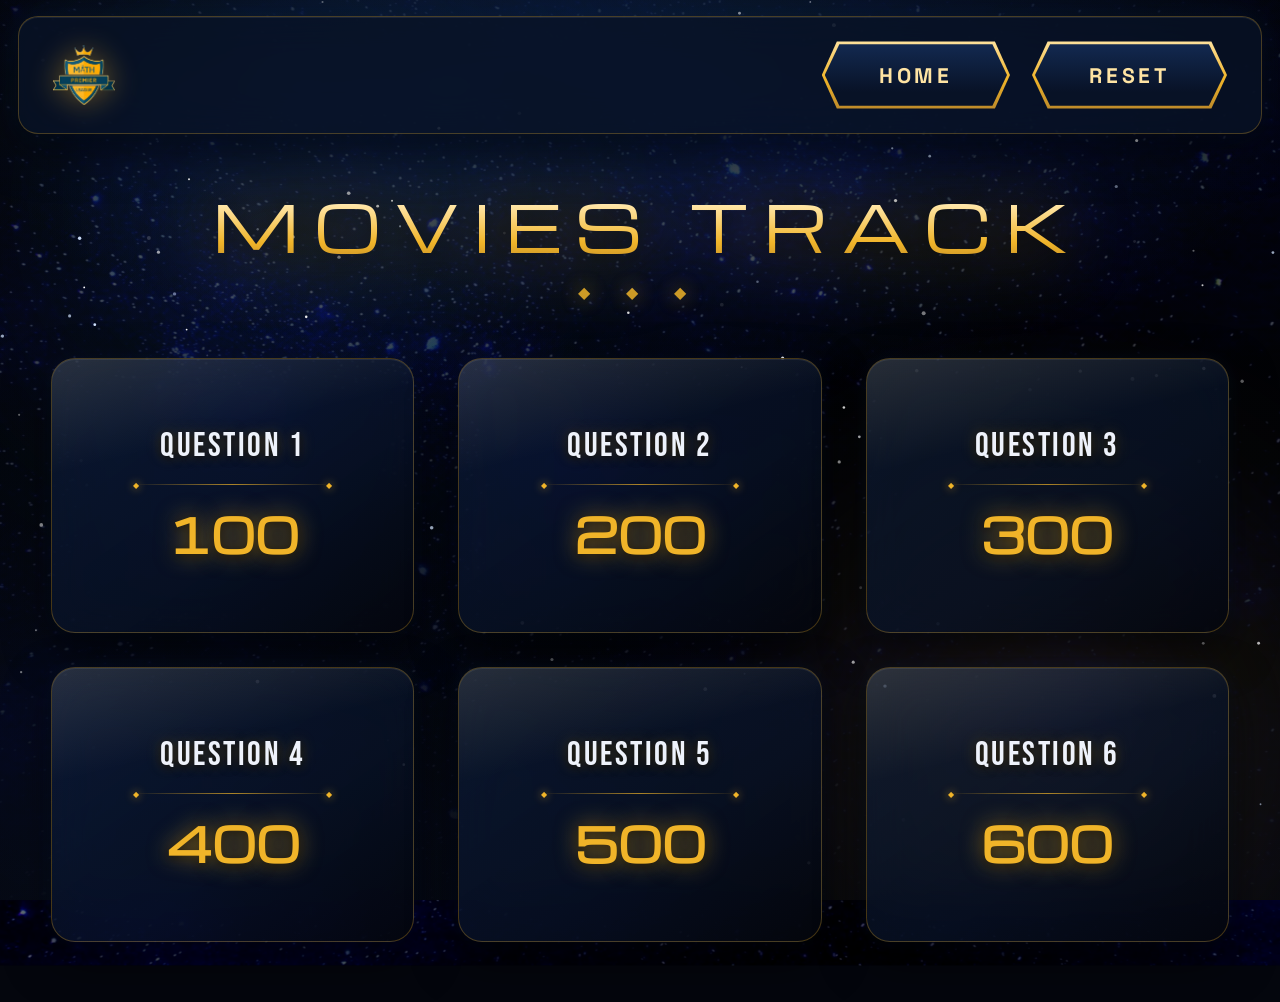
<file: Questions/Movies.html>
<!DOCTYPE html>
<html lang="en">

<head>

    <meta charset="UTF-8">

    <meta name="viewport" content="width=device-width, initial-scale=1.0">

    <title>Movies Track | MPL</title>


    <!-- COMMON TRACK CSS -->
    <!-- Google Fonts -->
    <link rel="preconnect" href="https://fonts.googleapis.com">
    <link rel="preconnect" href="https://fonts.gstatic.com" crossorigin>
    <link
        href="https://fonts.googleapis.com/css2?family=Audiowide&family=Bebas+Neue&family=Chakra+Petch:wght@700&family=Michroma&family=Orbitron:wght@600;700;800;900&family=Syne:wght@800&family=Teko:wght@700&family=Space+Grotesk:wght@300;400;500;600;700&family=JetBrains+Mono:wght@400;500;700&display=swap"
        rel="stylesheet">

    <link rel="stylesheet" href="track.css">

</head>


<body>
    <!-- Cosmic Background Layers -->
    <div class="bg-photo"></div>
    <div class="bg-tint"></div>
    <div class="aurora"><span class="a1"></span><span class="a2"></span></div>
    <canvas id="stars"></canvas>



    <!-- =====================================================
         NAVBAR
    ====================================================== -->

    <header class="track-navbar">


        <!-- LOGO -->

        <div class="track-logo">

            <img src="../assets/images/mpl-crest.png" alt="MPL Logo"
                onerror="this.onerror=null;this.src='../Logo.png';">

        </div>


        <!-- NAVIGATION -->

        <div class="track-navigation">
            <button class="track-nav-button" id="homeButton">
                <span>Home</span>
            </button>
            <button class="track-nav-button" id="resetButton">
                <span>Reset</span>
            </button>
        </div>

    </header>



    <!-- =====================================================
         TRACK TITLE
    ====================================================== -->

    <section class="track-header">

        <h1 class="track-title">

            MOVIES TRACK

        </h1>


        <div class="title-decoration">

            ◆ ◆ ◆

        </div>

    </section>



    <!-- =====================================================
         QUESTION CARDS
    ====================================================== -->

    <main class="question-grid">


        <!-- =================================================
             QUESTION 1 (100 PTS - Image: 100.png)
        ================================================== -->

        <div class="question-card" data-track="MOVIES"
            data-question="What movie is this car from?" data-points="100"
            data-answer="Back to the Future">

            <div class="question-clue">
                <img src="../images/Movie/100.png" alt="Movie 100 Clue Photo" class="question-img">
                <p class="question-text">What movie is this car from?</p>
            </div>

            <div class="question-name">
                QUESTION 1
            </div>

            <div class="question-divider"></div>

            <div class="question-points">
                100
            </div>

        </div>



        <!-- =================================================
             QUESTION 2 (200 PTS - Image: 200.png)
        ================================================== -->

        <div class="question-card" data-track="MOVIES"
            data-question="What are the names of the two people in this movie?" data-points="200"
            data-answer="Jai and Veeru (Sholay)">

            <div class="question-clue">
                <img src="../images/Movie/200.png" alt="Movie 200 Clue Photo" class="question-img">
                <p class="question-text">What are the names of the two people in this movie?</p>
            </div>

            <div class="question-name">
                QUESTION 2
            </div>

            <div class="question-divider"></div>

            <div class="question-points">
                200
            </div>

        </div>



        <!-- =================================================
             QUESTION 3 (300 PTS - Image: 300.png)
        ================================================== -->

        <div class="question-card" data-track="MOVIES"
            data-question="Guess the exact movie." data-points="300"
            data-answer="Harry Potter and the Sorcerer's Stone">

            <div class="question-clue">
                <img src="../images/Movie/300.png" alt="Movie 300 Clue Photo" class="question-img">
                <p class="question-text">Guess the exact movie.</p>
            </div>

            <div class="question-name">
                QUESTION 3
            </div>

            <div class="question-divider"></div>

            <div class="question-points">
                300
            </div>

        </div>



        <!-- =================================================
             QUESTION 4 (400 PTS - Image: 400.png)
        ================================================== -->

        <div class="question-card" data-track="MOVIES"
            data-question="Who is the voice actor for the following character in the “Secret Life of Pets”." data-points="400"
            data-answer="Kevin Hart">

            <div class="question-clue">
                <img src="../images/Movie/400.png" alt="Movie 400 Clue Photo" class="question-img">
                <p class="question-text">Who is the voice actor for the following character in the “Secret Life of Pets”.</p>
            </div>

            <div class="question-name">
                QUESTION 4
            </div>

            <div class="question-divider"></div>

            <div class="question-points">
                400
            </div>

        </div>



        <!-- =================================================
             QUESTION 5 (500 PTS - Image: 500.png)
        ================================================== -->

        <div class="question-card" data-track="MOVIES"
            data-question="Describe exactly what is happening in this scene in the movie Inception." data-points="500"
            data-answer="In the upper layer of the dream the van is falling so in the lower layer everything is tilting.">

            <div class="question-clue">
                <img src="../images/Movie/500.png" alt="Movie 500 Clue Photo" class="question-img">
                <p class="question-text">Describe exactly what is happening in this scene in the movie Inception.</p>
            </div>

            <div class="question-name">
                QUESTION 5
            </div>

            <div class="question-divider"></div>

            <div class="question-points">
                500
            </div>

        </div>



        <!-- =================================================
             QUESTION 6 (600 PTS - Image: 600.png)
        ================================================== -->

        <div class="question-card" data-track="MOVIES"
            data-question="Guess the following movie." data-points="600"
            data-answer="Pulp Fiction">

            <div class="question-clue">
                <img src="../images/Movie/600.png" alt="Movie 600 Clue Photo" class="question-img">
                <p class="question-text">Guess the following movie.</p>
            </div>

            <div class="question-name">
                QUESTION 6
            </div>

            <div class="question-divider"></div>

            <div class="question-points">
                600
            </div>

        </div>


    </main>



    <!-- =====================================================
         QUESTION POPUP
    ====================================================== -->

    <div class="question-popup" id="questionPopup">


        <div class="popup-content">


            <!-- CLOSE BUTTON -->

            <button class="close-popup" id="closePopup">
                ×
            </button>

            <!-- 30-SEC COUNTDOWN TIMER -->
            <div class="popup-timer" id="popupTimer">
                <span class="timer-icon">⏱</span>
                <span class="timer-val" id="timerCount">30</span>
                <span class="timer-sec">SEC</span>
            </div>



            <!-- TRACK NAME -->

            <div class="popup-track" id="popupTrack">
                MOVIES
            </div>


            <!-- QUESTION -->

            <div class="popup-question" id="popupQuestion">
                Question
            </div>


            <!-- POINTS -->

            <div class="popup-points" id="popupPoints">
                100
            </div>


            <!-- SHOW ANSWER -->

            <button class="answer-button" id="answerButton">
                SHOW ANSWER
            </button>


            <!-- ANSWER -->

            <div class="popup-answer" id="popupAnswer">
            </div>

            <!-- POWER-UP BUTTON -->
            <button class="powerup-button" id="powerUpButton">
                <span>⚡ POWER UP</span>
            </button>

        </div>


    </div>



    <!-- =====================================================
         WILD CARD POPUP
    ====================================================== -->
    <div class="bidding-popup" id="biddingPopup">
        <div class="bidding-box">
            <button class="close-bidding" id="closeBidding">×</button>
            <div class="bidding-badge">🃏 WILD CARD!</div>
            <button class="reveal-btn" id="revealQuestionBtn">Open Question</button>
        </div>
    </div>

    <!-- =====================================================
         POWER-UP POPUP (TEAM BENEFIT)
    ====================================================== -->
    <div class="powerup-popup" id="powerUpPopup">
        <div class="powerup-box">
            <button class="close-powerup" id="closePowerUp">×</button>
            <div class="powerup-badge">⚡ POWER-UP BENEFIT</div>
            <div class="powerup-benefit-text" id="powerUpBenefitText">
                ⚡ TEAM BENEFIT: The team solving this Wild Card earns +100 BONUS POINTS and a 2X MULTIPLIER on their next question!
            </div>
        </div>
    </div>

    <script src="../assets/js/stars.js"></script>

    <script src="track.js"></script>

</body>

</html>
</file>
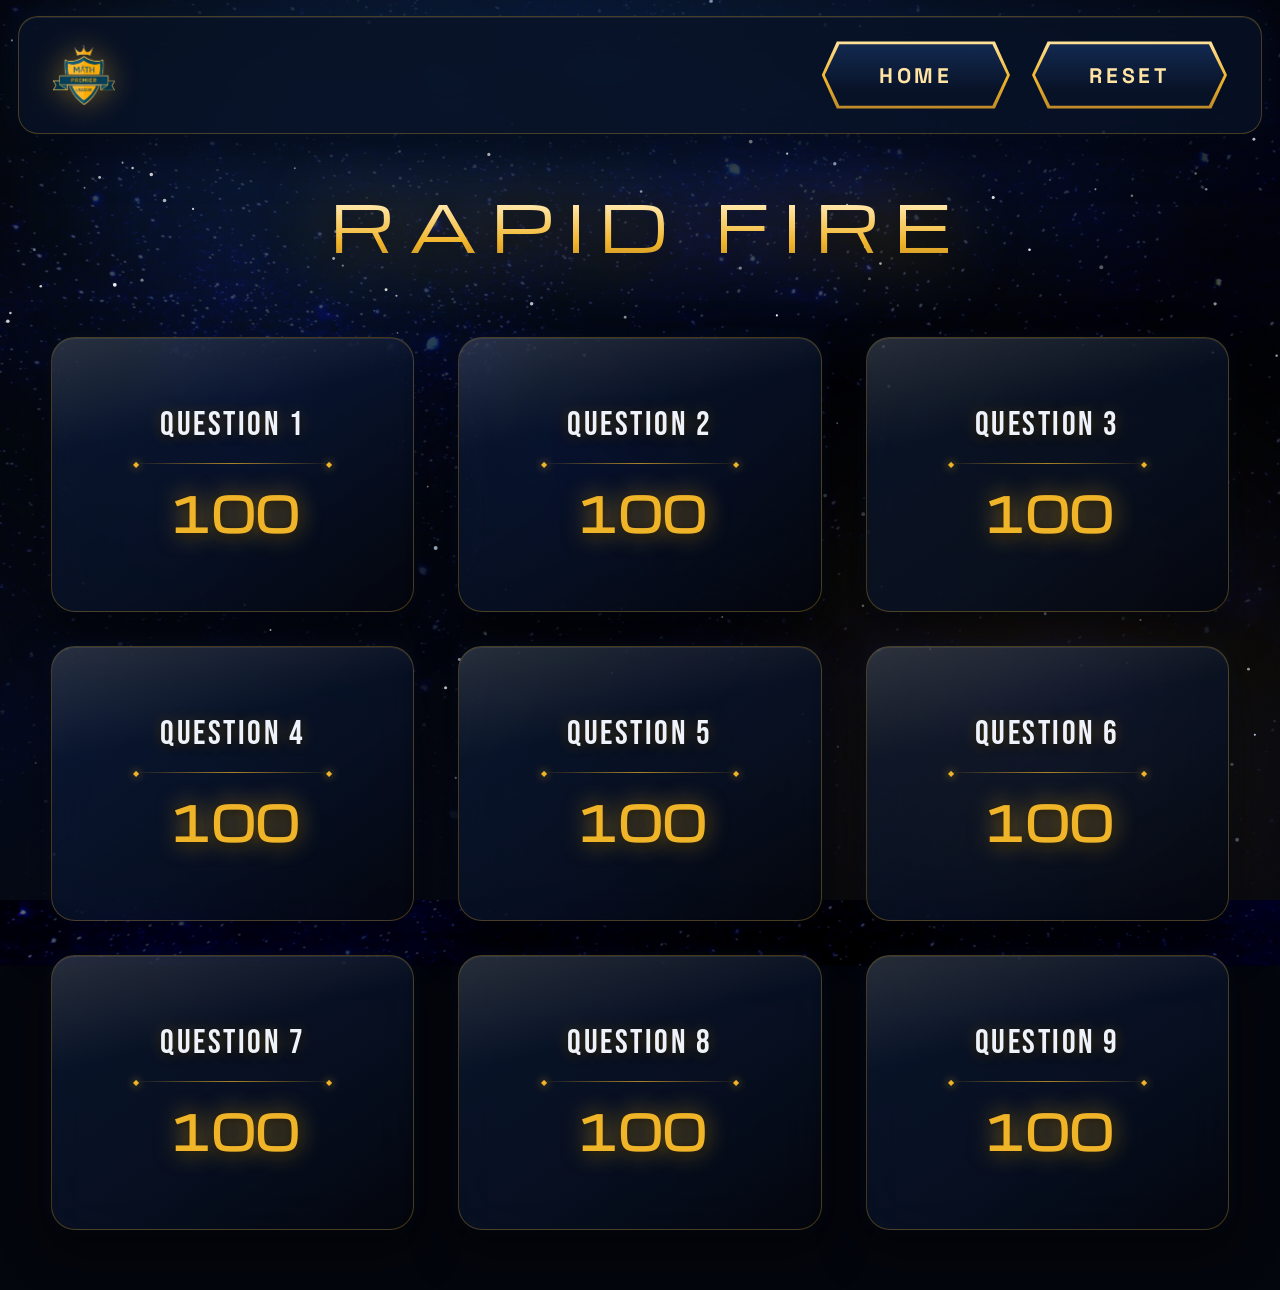
<file: Questions/RapidFire.html>
<!DOCTYPE html>
<html lang="en">

<head>
    <meta charset="UTF-8">
    <meta name="viewport" content="width=device-width, initial-scale=1.0">

    <title>Rapid Fire | MPL</title>
    <!-- Google Fonts -->
    <link rel="preconnect" href="https://fonts.googleapis.com">
    <link rel="preconnect" href="https://fonts.gstatic.com" crossorigin>
    <link
        href="https://fonts.googleapis.com/css2?family=Audiowide&family=Bebas+Neue&family=Chakra+Petch:wght@700&family=Michroma&family=Orbitron:wght@600;700;800;900&family=Syne:wght@800&family=Teko:wght@700&family=Space+Grotesk:wght@300;400;500;600;700&family=JetBrains+Mono:wght@400;500;700&display=swap"
        rel="stylesheet">


    <link rel="stylesheet" href="track.css">
</head>

<body>
    <!-- Cosmic Background Layers -->
    <div class="bg-photo"></div>
    <div class="bg-tint"></div>
    <div class="aurora"><span class="a1"></span><span class="a2"></span></div>
    <canvas id="stars"></canvas>


    <!-- ================= NAVBAR ================= -->
    <nav class="track-navbar">

        <div class="track-logo">
            <img src="../assets/images/mpl-crest.png" alt="MPL Logo"
                onerror="this.onerror=null;this.src='../Logo.png';">
        </div>

        <div class="track-navigation">
            <button class="track-nav-button" id="homeButton">
                <span>Home</span>
            </button>
            <button class="track-nav-button" id="resetButton">
                <span>Reset</span>
            </button>
        </div>

    </nav>


    <!-- ================= TRACK HEADER ================= -->
    <header class="track-header">

        <h1 class="track-title">
            RAPID FIRE
        </h1>

        <div class="title-decoration"></div>

    </header>


    <!-- ================= QUESTIONS ================= -->
    <main class="question-grid">

        <!-- QUESTION 1 -->
        <div class="question-card" data-track="RAPID FIRE" data-points="100"
            data-question="How many total cards are in a standard, modern UNO deck?" data-answer="108">

            <h2 class="question-name">
                QUESTION 1
            </h2>

            <div class="question-divider"></div>

            <p class="question-points">
                100
            </p>

        </div>


        <!-- QUESTION 2 -->
        <div class="question-card" data-track="RAPID FIRE" data-points="100"
            data-question="In standard target darts, what is the highest possible score you can achieve with a single throw?" data-answer="60">

            <h2 class="question-name">
                QUESTION 2
            </h2>

            <div class="question-divider"></div>

            <p class="question-points">
                100
            </p>

        </div>


        <!-- QUESTION 3 -->
        <div class="question-card" data-track="RAPID FIRE" data-points="100"
            data-question="Exactly how many individual human beings have ever set foot on the surface of the Moon?" data-answer="12">

            <h2 class="question-name">
                QUESTION 3
            </h2>

            <div class="question-divider"></div>

            <p class="question-points">
                100
            </p>

        </div>


        <!-- QUESTION 4 -->
        <div class="question-card" data-track="RAPID FIRE" data-points="100"
            data-question="Date of Haley Dunphy’s birthday?" data-answer="10">

            <h2 class="question-name">
                QUESTION 4
            </h2>

            <div class="question-divider"></div>

            <p class="question-points">
                100
            </p>

        </div>


        <!-- QUESTION 5 -->
        <div class="question-card" data-track="RAPID FIRE" data-points="100"
            data-question="Runtime of Dhurandhar 2 in mins?" data-answer="235 mins">

            <h2 class="question-name">
                QUESTION 5
            </h2>

            <div class="question-divider"></div>

            <p class="question-points">
                100
            </p>

        </div>


        <!-- QUESTION 6 -->
        <div class="question-card" data-track="RAPID FIRE" data-points="100"
            data-question="Kill count in Final Destination 3?" data-answer="29">

            <h2 class="question-name">
                QUESTION 6
            </h2>

            <div class="question-divider"></div>

            <p class="question-points">
                100
            </p>

        </div>


        <!-- QUESTION 7 -->
        <div class="question-card" data-track="RAPID FIRE" data-points="100"
            data-question="How many Andy’s toys were there in Toys movie?" data-answer="23">

            <h2 class="question-name">
                QUESTION 7
            </h2>

            <div class="question-divider"></div>

            <p class="question-points">
                100
            </p>

        </div>


        <!-- QUESTION 8 -->
        <div class="question-card" data-track="RAPID FIRE" data-points="100"
            data-question="How many MCU TV shows are there?" data-answer="17">

            <h2 class="question-name">
                QUESTION 8
            </h2>

            <div class="question-divider"></div>

            <p class="question-points">
                100
            </p>

        </div>


        <!-- QUESTION 9 -->
        <div class="question-card" data-track="RAPID FIRE" data-points="100"
            data-question="What's the population of Bikini Bottom in SpongeBob universe?" data-answer="538">

            <h2 class="question-name">
                QUESTION 9
            </h2>

            <div class="question-divider"></div>

            <p class="question-points">
                100
            </p>

        </div>

    </main>


    <!-- ================= QUESTION POPUP ================= -->
    <div class="question-popup" id="questionPopup">

        <div class="popup-content">

            <button class="close-popup" id="closePopup">
                ×
            </button>

            <!-- 20-SEC COUNTDOWN TIMER -->
            <div class="popup-timer" id="popupTimer">
                <span class="timer-icon">⏱</span>
                <span class="timer-val" id="timerCount">20</span>
                <span class="timer-sec">SEC</span>
            </div>


            <p class="popup-track" id="popupTrack">
                RAPID FIRE
            </p>

            <h2 class="popup-question" id="popupQuestion">
                Question
            </h2>

            <p class="popup-points">
                <span id="popupPoints">100</span> POINTS
            </p>

            <button class="answer-button" id="answerButton">
                SHOW ANSWER
            </button>

            <div class="popup-answer" id="popupAnswer">
                Answer
            </div>

        </div>


    </div>


    <!-- ================= JAVASCRIPT ================= -->
    <script src="../assets/js/stars.js"></script>
    <script src="track.js"></script>

</body>

</html>
</file>
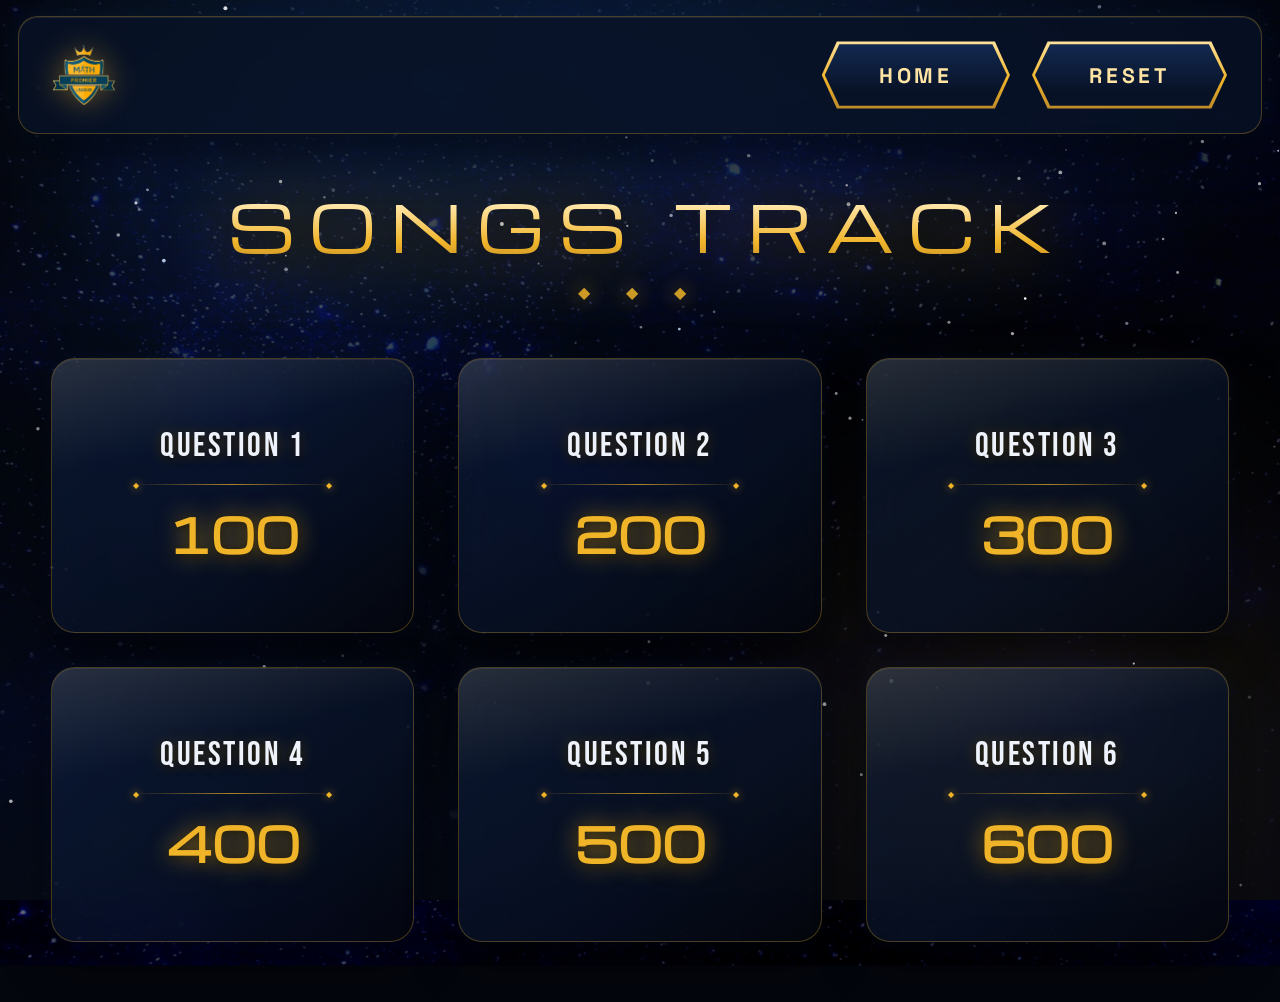
<file: Questions/Songs.html>
<!DOCTYPE html>
<html lang="en">

<head>

    <meta charset="UTF-8">

    <meta name="viewport" content="width=device-width, initial-scale=1.0">

    <title>Songs Track | MPL</title>

    <!-- COMMON TRACK CSS -->
    <!-- Google Fonts -->
    <link rel="preconnect" href="https://fonts.googleapis.com">
    <link rel="preconnect" href="https://fonts.gstatic.com" crossorigin>
    <link
        href="https://fonts.googleapis.com/css2?family=Audiowide&family=Bebas+Neue&family=Chakra+Petch:wght@700&family=Michroma&family=Orbitron:wght@600;700;800;900&family=Syne:wght@800&family=Teko:wght@700&family=Space+Grotesk:wght@300;400;500;600;700&family=JetBrains+Mono:wght@400;500;700&display=swap"
        rel="stylesheet">

    <link rel="stylesheet" href="track.css">

</head>


<body>
    <!-- Cosmic Background Layers -->
    <div class="bg-photo"></div>
    <div class="bg-tint"></div>
    <div class="aurora"><span class="a1"></span><span class="a2"></span></div>
    <canvas id="stars"></canvas>



    <!-- =====================================================
         NAVBAR
    ====================================================== -->

    <header class="track-navbar">

        <!-- LOGO -->

        <div class="track-logo">

            <img src="../assets/images/mpl-crest.png" alt="MPL Logo"
                onerror="this.onerror=null;this.src='../Logo.png';">

        </div>


        <!-- NAVIGATION -->

        <div class="track-navigation">
            <button class="track-nav-button" id="homeButton">
                <span>Home</span>
            </button>
            <button class="track-nav-button" id="resetButton">
                <span>Reset</span>
            </button>
        </div>

    </header>



    <!-- =====================================================
         TRACK TITLE
    ====================================================== -->

    <section class="track-header">

        <h1 class="track-title">
            SONGS TRACK
        </h1>

        <div class="title-decoration">
            ◆ ◆ ◆
        </div>

    </section>



    <!-- =====================================================
         QUESTION GRID
    ====================================================== -->

    <main class="question-grid">


        <!-- =================================================
             QUESTION 1 (100 PTS - Audio: 100 all the stars.mp4)
        ================================================== -->

        <div class="question-card" data-track="SONGS"
            data-audio="../sound/Music/100 all the stars.mp4"
            data-question="Which movie was the following track featured on?"
            data-points="100" data-answer="Black Panther">

            <div class="question-name">
                QUESTION 1
            </div>

            <div class="question-divider"></div>

            <div class="question-points">
                100
            </div>

        </div>



        <!-- =================================================
             QUESTION 2 (200 PTS - Audio: 200 staying alive.mp4)
        ================================================== -->

        <div class="question-card" data-track="SONGS"
            data-audio="../sound/Music/200 staying alive.mp4"
            data-question="Finish the lyrics for the following song."
            data-points="200"
            data-answer="Whether you're a brother or whether you're a mother You're stayin' alive, stayin' alive">

            <div class="question-name">
                QUESTION 2
            </div>

            <div class="question-divider"></div>

            <div class="question-points">
                200
            </div>

        </div>



        <!-- =================================================
             QUESTION 3 (300 PTS - Audio: 300 rock.mpeg)
        ================================================== -->

        <div class="question-card" data-track="SONGS"
            data-audio="../sound/Music/300 rock.mpeg"
            data-question="Who is the artist for this song?"
            data-points="300"
            data-answer="Arizona Zervas">

            <div class="question-name">
                QUESTION 3
            </div>

            <div class="question-divider"></div>

            <div class="question-points">
                300
            </div>

        </div>



        <!-- =================================================
             QUESTION 4 (400 PTS - Audio: 400 california.mpeg)
        ================================================== -->

        <div class="question-card" data-track="SONGS"
            data-audio="../sound/Music/400 california.mpeg"
            data-question="Which album was this song featured on?"
            data-points="400" data-answer="Teenage Dream">

            <div class="question-name">
                QUESTION 4
            </div>

            <div class="question-divider"></div>

            <div class="question-points">
                400
            </div>

        </div>



        <!-- =================================================
             QUESTION 5 (500 PTS - Audio: 500 immigrant.mpeg)
        ================================================== -->

        <div class="question-card" data-track="SONGS"
            data-audio="../sound/Music/500 immigrant.mpeg"
            data-question="Which superhero movie was this song featured on?"
            data-points="500" data-answer="Thor Ragnarok">

            <div class="question-name">
                QUESTION 5
            </div>

            <div class="question-divider"></div>

            <div class="question-points">
                500
            </div>

        </div>



        <!-- =================================================
             QUESTION 6 (600 PTS - Audio: 600.mpeg)
        ================================================== -->

        <div class="question-card" data-track="SONGS"
            data-audio="../sound/Music/600.mpeg"
            data-question="Guess the Song."
            data-points="600"
            data-answer="Sweet Child o’ Mine">

            <div class="question-name">
                QUESTION 6
            </div>

            <div class="question-divider"></div>

            <div class="question-points">
                600
            </div>

        </div>


    </main>



    <!-- =====================================================
         QUESTION POPUP
    ====================================================== -->

    <div class="question-popup" id="questionPopup">

        <div class="popup-content">


            <!-- CLOSE BUTTON -->

            <button class="close-popup" id="closePopup">
                ×
            </button>

            <!-- 30-SEC COUNTDOWN TIMER -->
            <div class="popup-timer" id="popupTimer">
                <span class="timer-icon">⏱</span>
                <span class="timer-val" id="timerCount">30</span>
                <span class="timer-sec">SEC</span>
            </div>



            <!-- TRACK NAME -->

            <div class="popup-track" id="popupTrack">
                SONGS
            </div>


            <!-- QUESTION -->

            <div class="popup-question" id="popupQuestion">
                Question
            </div>


            <!-- POINTS -->

            <div class="popup-points" id="popupPoints">
                100
            </div>


            <!-- SHOW ANSWER -->

            <button class="answer-button" id="answerButton">
                SHOW ANSWER
            </button>


            <!-- ANSWER -->

            <div class="popup-answer" id="popupAnswer">
            </div>

            <!-- POWER-UP BUTTON -->
            <button class="powerup-button" id="powerUpButton">
                <span>⚡ POWER UP</span>
            </button>

        </div>


    </div>



    <!-- =====================================================
         WILD CARD POPUP
    ====================================================== -->
    <div class="bidding-popup" id="biddingPopup">
        <div class="bidding-box">
            <button class="close-bidding" id="closeBidding">×</button>
            <div class="bidding-badge">🃏 WILD CARD!</div>
            <button class="reveal-btn" id="revealQuestionBtn">Open Question</button>
        </div>
    </div>

    <!-- =====================================================
         POWER-UP POPUP (TEAM BENEFIT)
    ====================================================== -->
    <div class="powerup-popup" id="powerUpPopup">
        <div class="powerup-box">
            <button class="close-powerup" id="closePowerUp">×</button>
            <div class="powerup-badge">⚡ POWER-UP BENEFIT</div>
            <div class="powerup-benefit-text" id="powerUpBenefitText">
                ⚡ TEAM BENEFIT: The team solving this Wild Card earns +100 BONUS POINTS and a 2X MULTIPLIER on their next question!
            </div>
        </div>
    </div>

    <script src="../assets/js/stars.js"></script>

    <script src="track.js"></script>

</body>

</html>
</file>
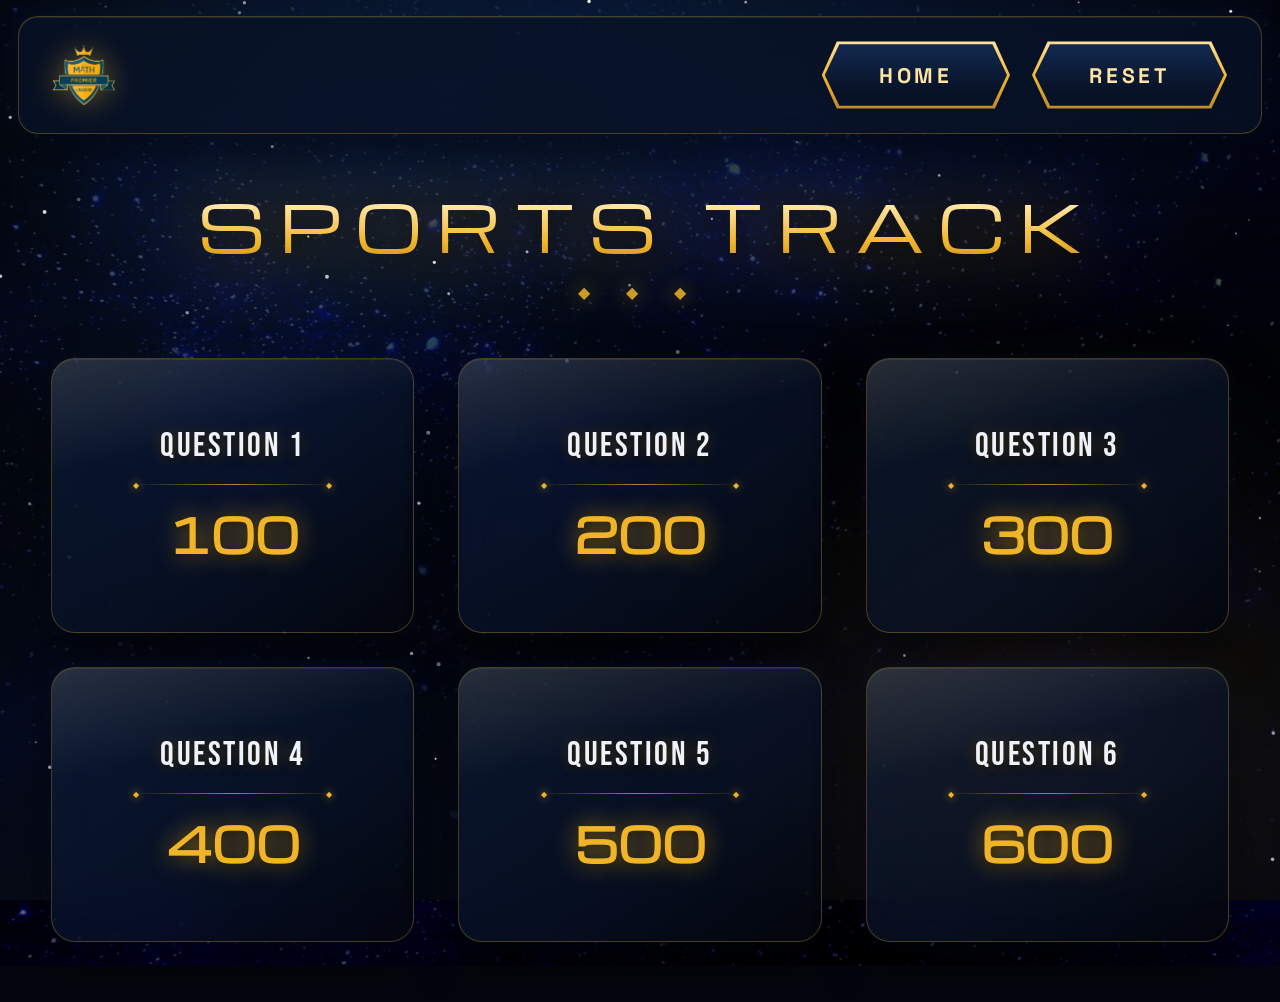
<file: Questions/Sports.html>
<!DOCTYPE html>
<html lang="en">

<head>

    <meta charset="UTF-8">

    <meta name="viewport" content="width=device-width, initial-scale=1.0">

    <title>Sports Track | MPL</title>


    <!-- COMMON CSS -->
    <!-- Google Fonts -->
    <link rel="preconnect" href="https://fonts.googleapis.com">
    <link rel="preconnect" href="https://fonts.gstatic.com" crossorigin>
    <link
        href="https://fonts.googleapis.com/css2?family=Audiowide&family=Bebas+Neue&family=Chakra+Petch:wght@700&family=Michroma&family=Orbitron:wght@600;700;800;900&family=Syne:wght@800&family=Teko:wght@700&family=Space+Grotesk:wght@300;400;500;600;700&family=JetBrains+Mono:wght@400;500;700&display=swap"
        rel="stylesheet">


    <link rel="stylesheet" href="track.css">

</head>


<body>
    <!-- Cosmic Background Layers -->
    <div class="bg-photo"></div>
    <div class="bg-tint"></div>
    <div class="aurora"><span class="a1"></span><span class="a2"></span></div>
    <canvas id="stars"></canvas>



    <!-- =================================================
         NAVBAR
    ================================================== -->

    <header class="track-navbar">


        <!-- LOGO -->

        <div class="track-logo">

            <img src="../assets/images/mpl-crest.png" alt="MPL Logo"
                onerror="this.onerror=null;this.src='../Logo.png';">

        </div>


        <!-- NAVIGATION -->

        <div class="track-navigation">
            <button class="track-nav-button" id="homeButton">
                <span>Home</span>
            </button>
            <button class="track-nav-button" id="resetButton">
                <span>Reset</span>
            </button>
        </div>

    </header>



    <!-- =================================================
         PAGE TITLE
    ================================================== -->

    <section class="track-header">

        <h1 class="track-title">

            SPORTS TRACK

        </h1>


        <div class="title-decoration">

            ◆ ◆ ◆

        </div>

    </section>



    <!-- =================================================
         QUESTION GRID
    ================================================== -->

    <main class="question-grid">


        <!-- =========================================
             QUESTION 1
        ========================================== -->

        <div class="question-card" data-track="SPORTS"
            data-question="This country is where basketball was invented in 1891 ?" data-points="100"
            data-answer="US">

            <div class="question-name">

                QUESTION 1

            </div>


            <div class="question-divider"></div>


            <div class="question-points">

                100

            </div>

        </div>



        <!-- =========================================
             QUESTION 2
        ========================================== -->

        <div class="question-card" data-track="SPORTS"
            data-question="In chess, this is the only move in which two pieces move simultaneously." data-points="200"
            data-answer="Castling">

            <div class="question-name">

                QUESTION 2

            </div>


            <div class="question-divider"></div>


            <div class="question-points">

                200

            </div>

        </div>



        <!-- =========================================
             QUESTION 3
        ========================================== -->

        <div class="question-card" data-track="SPORTS"
            data-question="How many champion leagues Real Madrid win?" data-points="300"
            data-answer="15">

            <div class="question-name">

                QUESTION 3

            </div>


            <div class="question-divider"></div>


            <div class="question-points">

                300

            </div>

        </div>



        <!-- =========================================
             QUESTION 4
        ========================================== -->

        <div class="question-card" data-track="SPORTS"
            data-question="Who Is the youngest driver to ever start a formula 1 Grand prix?" data-points="400"
            data-answer="Max Verstappen">

            <div class="question-name">

                QUESTION 4

            </div>


            <div class="question-divider"></div>


            <div class="question-points">

                400

            </div>

        </div>



        <!-- =========================================
             QUESTION 5
        ========================================== -->

        <div class="question-card" data-track="SPORTS"
            data-question="This player is the only cricketer to have scored a century and taken 5 wickets in the same World Cup match."
            data-points="500" data-answer="Yuvraj Singh">

            <div class="question-name">

                QUESTION 5

            </div>


            <div class="question-divider"></div>


            <div class="question-points">

                500

            </div>

        </div>



        <!-- =========================================
             QUESTION 6
        ========================================== -->

        <div class="question-card" data-track="SPORTS"
            data-question="This European nation has won more Olympic medals in women’s field hockey than any other country?"
            data-points="600" data-answer="Netherlands">

            <div class="question-name">

                QUESTION 6

            </div>


            <div class="question-divider"></div>


            <div class="question-points">

                600

            </div>

        </div>


    </main>



    <!-- =================================================
         QUESTION POPUP
    ================================================== -->

    <div class="question-popup" id="questionPopup">


        <div class="popup-content">


            <!-- CLOSE -->

            <button class="close-popup" id="closePopup">

                ×

            </button>

            <!-- 30-SEC COUNTDOWN TIMER -->
            <div class="popup-timer" id="popupTimer">
                <span class="timer-icon">⏱</span>
                <span class="timer-val" id="timerCount">30</span>
                <span class="timer-sec">SEC</span>
            </div>




            <!-- TRACK -->

            <div class="popup-track" id="popupTrack">

                SPORTS

            </div>



            <!-- QUESTION -->

            <div class="popup-question" id="popupQuestion">

                Question

            </div>



            <!-- POINTS -->

            <div class="popup-points" id="popupPoints">

                100

            </div>



            <!-- ANSWER BUTTON -->

            <button class="answer-button" id="answerButton">

                SHOW ANSWER

            </button>



            <!-- ANSWER -->

            <div class="popup-answer" id="popupAnswer">

            </div>

            <!-- POWER-UP BUTTON -->
            <button class="powerup-button" id="powerUpButton">
                <span>⚡ POWER UP</span>
            </button>

        </div>


    </div>



    <!-- =================================================
         COMMON JS
    ================================================== -->
    <!-- =====================================================
         WILD CARD POPUP
    ====================================================== -->
    <div class="bidding-popup" id="biddingPopup">
        <div class="bidding-box">
            <button class="close-bidding" id="closeBidding">×</button>
            <div class="bidding-badge">🃏 WILD CARD!</div>
            <button class="reveal-btn" id="revealQuestionBtn">Open Question</button>
        </div>
    </div>

    <!-- =====================================================
         POWER-UP POPUP (TEAM BENEFIT)
    ====================================================== -->
    <div class="powerup-popup" id="powerUpPopup">
        <div class="powerup-box">
            <button class="close-powerup" id="closePowerUp">×</button>
            <div class="powerup-badge">⚡ POWER-UP BENEFIT</div>
            <div class="powerup-benefit-text" id="powerUpBenefitText">
                ⚡ TEAM BENEFIT: The team solving this Wild Card earns +100 BONUS POINTS and a 2X MULTIPLIER on their next question!
            </div>
        </div>
    </div>

    <script src="../assets/js/stars.js"></script>

    <script src="track.js"></script>

</body>

</html>
</file>
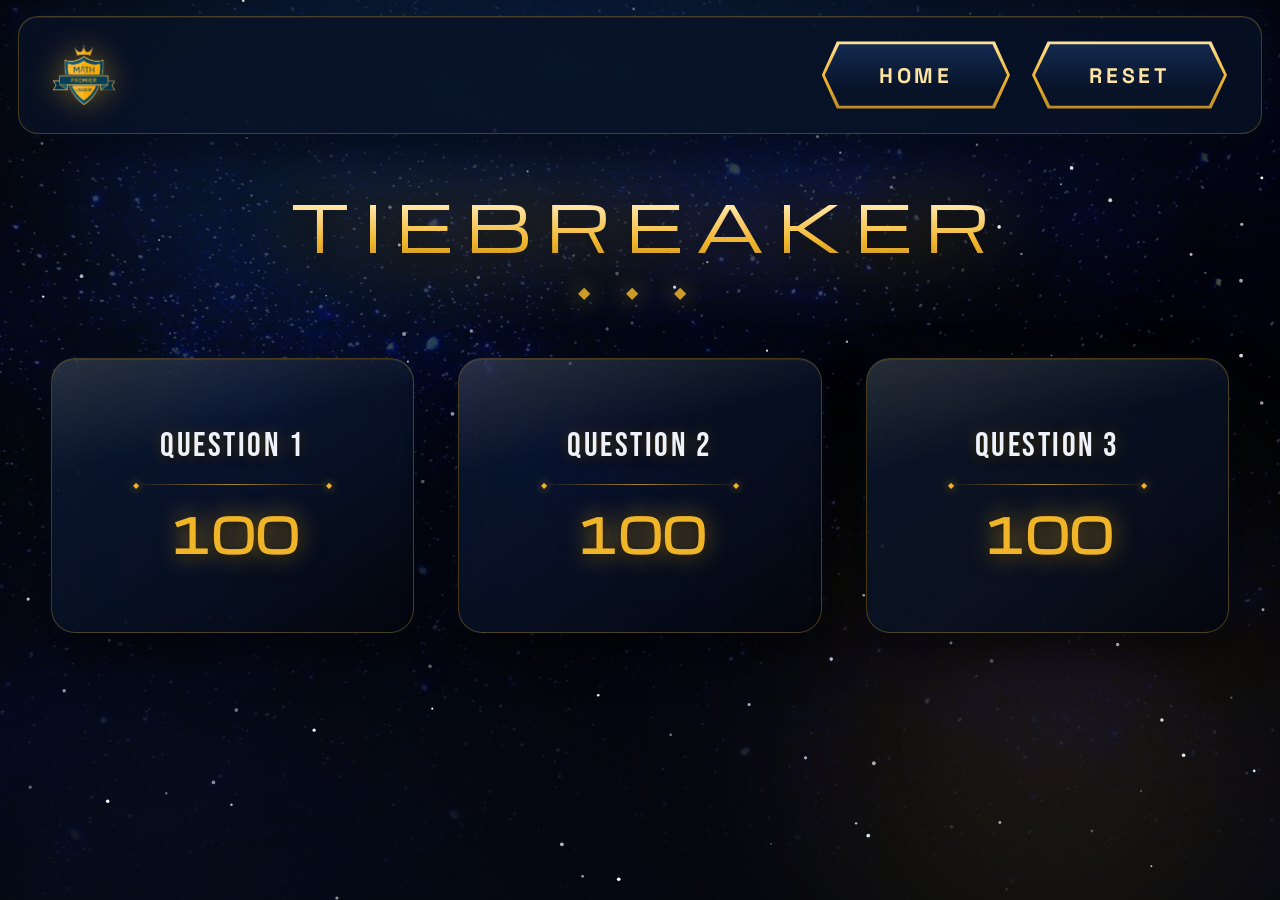
<file: Questions/Tiebreaker.html>
<!DOCTYPE html>
<html lang="en">

<head>
    <meta charset="UTF-8">

    <meta name="viewport" content="width=device-width, initial-scale=1.0">

    <title>Tiebreaker | MPL</title>

    <!-- COMMON CSS -->
    <!-- Google Fonts -->
    <link rel="preconnect" href="https://fonts.googleapis.com">
    <link rel="preconnect" href="https://fonts.gstatic.com" crossorigin>
    <link
        href="https://fonts.googleapis.com/css2?family=Audiowide&family=Bebas+Neue&family=Chakra+Petch:wght@700&family=Michroma&family=Orbitron:wght@600;700;800;900&family=Syne:wght@800&family=Teko:wght@700&family=Space+Grotesk:wght@300;400;500;600;700&family=JetBrains+Mono:wght@400;500;700&display=swap"
        rel="stylesheet">

    <link rel="stylesheet" href="track.css">
</head>


<body>
    <!-- Cosmic Background Layers -->
    <div class="bg-photo"></div>
    <div class="bg-tint"></div>
    <div class="aurora"><span class="a1"></span><span class="a2"></span></div>
    <canvas id="stars"></canvas>


    <!-- =====================================================
         NAVBAR
    ====================================================== -->

    <header class="track-navbar">

        <!-- LOGO -->

        <div class="track-logo">

            <img src="../assets/images/mpl-crest.png" alt="MPL Logo"
                onerror="this.onerror=null;this.src='../Logo.png';">

        </div>


        <!-- NAVIGATION -->

        <div class="track-navigation">
            <button class="track-nav-button" id="homeButton">
                <span>Home</span>
            </button>
            <button class="track-nav-button" id="resetButton">
                <span>Reset</span>
            </button>
        </div>

    </header>



    <!-- =====================================================
         TRACK TITLE
    ====================================================== -->

    <section class="track-header">

        <h1 class="track-title">
            TIEBREAKER
        </h1>

        <div class="title-decoration">
            ◆ ◆ ◆
        </div>

    </section>



    <!-- =====================================================
         TIEBREAKER QUESTION
    ====================================================== -->

    <main class="question-grid">


        <!-- QUESTION 1 -->

        <div class="question-card" data-track="TIEBREAKER"
            data-question="Which spice, harvested by hand from the purple crocus flower, is widely regarded as the most expensive in the world by weight?" data-points="100"
            data-answer="Saffron">

            <div class="question-name">
                QUESTION 1
            </div>

            <div class="question-divider"></div>

            <div class="question-points">
                100
            </div>

        </div>



        <!-- QUESTION 2 -->

        <div class="question-card" data-track="TIEBREAKER"
            data-question="What is the name of the fictional Indiana town where Netflix's Stranger Things is primarily set?"
            data-points="100" data-answer="Hawkins">

            <div class="question-name">
                QUESTION 2
            </div>

            <div class="question-divider"></div>

            <div class="question-points">
                100
            </div>

        </div>



        <!-- QUESTION 3 -->

        <div class="question-card" data-track="TIEBREAKER"
            data-question="What is a baby kangaroo called?"
            data-points="100" data-answer="Joey">

            <div class="question-name">
                QUESTION 3
            </div>

            <div class="question-divider"></div>

            <div class="question-points">
                100
            </div>

        </div>

    </main>



    <!-- =====================================================
         QUESTION POPUP
    ====================================================== -->

    <div class="question-popup" id="questionPopup">

        <div class="popup-content">


            <!-- CLOSE BUTTON -->

            <button class="close-popup" id="closePopup">
                ×
            </button>

            <!-- 30-SEC COUNTDOWN TIMER -->
            <div class="popup-timer" id="popupTimer">
                <span class="timer-icon">⏱</span>
                <span class="timer-val" id="timerCount">30</span>
                <span class="timer-sec">SEC</span>
            </div>



            <!-- TRACK NAME -->

            <div class="popup-track" id="popupTrack">
                TIEBREAKER
            </div>


            <!-- QUESTION -->

            <div class="popup-question" id="popupQuestion">
                Question
            </div>


            <!-- POINTS -->

            <div class="popup-points" id="popupPoints">
                100
            </div>


            <!-- SHOW ANSWER -->

            <button class="answer-button" id="answerButton">
                SHOW ANSWER
            </button>


            <!-- ANSWER -->

            <div class="popup-answer" id="popupAnswer">
            </div>

        </div>


    </div>



    <!-- =====================================================
         COMMON JS
    ====================================================== -->
    <script src="../assets/js/stars.js"></script>

    <script src="track.js"></script>

</body>

</html>
</file>
<file: style.css>
/* =========================================================
   MATH PREMIER LEAGUE - JEOPARDY TRACKS
   Cosmic Cyber-Tech Theme & Animations
========================================================= */

:root {
  --void: #04060d;
  --navy-deep: #081226;
  --navy: #0d1c3a;
  --navy-mid: #132a52;
  --royal: #1c4d8f;
  --gold: #f0b429;
  --gold-light: #ffe4a3;
  --gold-dim: #b8862a;
  --paper: #eef2fb;
  --paper-dim: #9fb0d1;
  --neon-glow: rgba(240, 180, 41, 0.35);
  --cyan-accent: #38bdf8;
  --purple-glow: rgba(180, 80, 255, 0.7);
}

* {
  margin: 0;
  padding: 0;
  box-sizing: border-box;
}

html, body {
  margin: 0;
  padding: 0;
  min-height: 100vh;
  background: var(--void);
  color: var(--paper);
  font-family: 'Space Grotesk', sans-serif;
  overflow-x: hidden;
}

body {
  opacity: 0;
  animation: pageIn 1s ease 0.05s forwards;
  position: relative;
}

@keyframes pageIn {
  to { opacity: 1; }
}

/* =========================================================
   COSMIC BACKGROUND LAYERS
========================================================= */

.bg-photo {
  position: fixed;
  inset: -4%;
  transform: translate3d(0, 0, 0) scale(1.06);
  transition: transform 0.5s cubic-bezier(0.2, 0.8, 0.2, 1);
  will-change: transform;
  background-image: url('assets/images/cosmic-background.jpg'), url('images/cosmic-background.jpg'), url('cosmic-background.jpg');
  background-size: cover;
  background-position: center;
  filter: brightness(0.48) saturate(1.15) contrast(1.06);
  z-index: 0;
  pointer-events: none;
}

.bg-tint {
  position: fixed;
  inset: 0;
  z-index: 1;
  background:
    radial-gradient(ellipse 90% 60% at 50% 8%, rgba(28, 77, 143, 0.32), transparent 60%),
    radial-gradient(circle at 12% 88%, rgba(13, 28, 58, 0.28), transparent 45%),
    linear-gradient(180deg, rgba(4, 6, 13, 0.65) 0%, rgba(4, 6, 13, 0.35) 30%, rgba(4, 6, 13, 0.60) 72%, rgba(4, 6, 13, 0.95) 100%);
  pointer-events: none;
}

/* Aurora ambient glow */
.aurora {
  position: fixed;
  inset: 0;
  z-index: 1;
  pointer-events: none;
  overflow: hidden;
  mix-blend-mode: screen;
  opacity: 0.65;
}

.aurora span {
  position: absolute;
  width: 60vmax;
  height: 60vmax;
  border-radius: 50%;
  filter: blur(80px);
  opacity: 0.35;
}

.aurora span.a1 {
  top: -20%;
  left: -10%;
  background: radial-gradient(circle, rgba(28, 77, 143, 0.9), transparent 65%);
  animation: auroraDrift1 26s ease-in-out infinite;
}

.aurora span.a2 {
  bottom: -25%;
  right: -12%;
  background: radial-gradient(circle, rgba(240, 180, 41, 0.55), transparent 65%);
  animation: auroraDrift2 32s ease-in-out infinite;
}

@keyframes auroraDrift1 {
  0%, 100% { transform: translate(0, 0) scale(1); }
  50% { transform: translate(6vw, 8vh) scale(1.15); }
}

@keyframes auroraDrift2 {
  0%, 100% { transform: translate(0, 0) scale(1); }
  50% { transform: translate(-7vw, -6vh) scale(1.1); }
}

canvas#stars {
  position: fixed;
  inset: 0;
  z-index: 2;
  display: block;
  pointer-events: none;
}

/* Decorative cyber accents */
.doodle {
  position: fixed;
  pointer-events: none;
  font-size: 55px;
  color: rgba(240, 180, 41, 0.3);
  text-shadow: 0 0 20px rgba(240, 180, 41, 0.4);
  z-index: 1;
  animation: pulseGlow 6s ease-in-out infinite;
}

.doodle-left {
  left: 2.5%;
  top: 420px;
  transform: rotate(-15deg);
}

.doodle-right {
  right: 2.5%;
  top: 360px;
  font-size: 40px;
}

.scribble {
  position: fixed;
  font-size: 60px;
  font-weight: bold;
  pointer-events: none;
  color: rgba(28, 77, 143, 0.35);
  text-shadow: 0 0 25px rgba(28, 77, 143, 0.5);
  z-index: 1;
}

.scribble-2 {
  right: 4%;
  bottom: 140px;
  transform: rotate(-20deg);
}

.image-movie, .flags {
  display: none; /* Replaced by pure cyber design elements */
}

/* =========================================================
   TOPBAR NAVBAR
========================================================= */

.topbar {
  position: relative;
  z-index: 10;
  min-height: 118px;
  margin: 16px 20px 0;
  padding: 16px 34px;
  display: flex;
  align-items: center;
  justify-content: space-between;
  border-radius: 20px;
  background: rgba(8, 18, 38, 0.78);
  border: 1px solid rgba(240, 180, 41, 0.28);
  backdrop-filter: blur(20px);
  -webkit-backdrop-filter: blur(20px);
  box-shadow:
    0 16px 45px rgba(0, 0, 0, 0.6),
    inset 0 1px 0 rgba(255, 255, 255, 0.08),
    0 0 30px rgba(28, 77, 143, 0.18);
  animation: riseIn 0.8s cubic-bezier(0.2, 0.8, 0.2, 1) 0.1s forwards;
}

.logo {
  display: flex;
  align-items: center;
  gap: 14px;
  text-decoration: none;
}

.logo img {
  height: 65px;
  width: auto;
  filter: drop-shadow(0 0 15px rgba(240, 180, 41, 0.45));
  transition: transform 0.3s ease;
}

.logo:hover img {
  transform: scale(1.05);
}

.buttons {
  display: flex;
  align-items: center;
  gap: 22px;
}

/* Cyber Ribbon Buttons */
.nav-btn {
  display: inline-block;
  position: relative;
  padding: 3px;
  clip-path: polygon(0% 50%, 8% 4%, 92% 4%, 100% 50%, 92% 96%, 8% 96%);
  background: linear-gradient(180deg, var(--gold-light), var(--gold) 55%, var(--gold-dim));
  cursor: pointer;
  border: none;
  outline: none;
  transition: transform 0.25s ease, filter 0.25s ease;
}

.nav-btn span {
  display: flex;
  align-items: center;
  justify-content: center;
  min-width: 168px;
  clip-path: polygon(0% 50%, 8% 4%, 92% 4%, 100% 50%, 92% 96%, 8% 96%);
  background: linear-gradient(180deg, var(--navy-mid), var(--navy-deep) 75%);
  padding: 20px 54px;
  font-family: 'Space Grotesk', sans-serif;
  font-weight: 700;
  font-size: 1.32rem;
  letter-spacing: 0.18em;
  color: var(--gold-light);
  text-transform: uppercase;
  white-space: nowrap;
  position: relative;
  overflow: hidden;
  transition: background 0.3s ease;
}

.nav-btn span::before {
  content: '';
  position: absolute;
  top: -60%;
  left: -70%;
  width: 35%;
  height: 220%;
  background: linear-gradient(120deg, transparent, rgba(255, 228, 163, 0.55), transparent);
  transform: rotate(18deg);
  transition: left 0.65s ease;
  pointer-events: none;
}

.nav-btn:hover span::before {
  left: 135%;
}

.nav-btn:hover span {
  background: linear-gradient(180deg, #1a3763, var(--navy-mid) 80%);
}

.nav-btn:hover {
  transform: translateY(-2px);
  filter: drop-shadow(0 6px 18px rgba(240, 180, 41, 0.45));
}

.nav-btn:active {
  transform: translateY(0) scale(0.98);
}

/* PowerUp button pulse */
.power-btn {
  animation: beacon 3.2s ease-in-out 1.2s infinite;
}

/* =========================================================
   HERO SECTION & FUTURISTIC WORDMARK
========================================================= */

.hero {
  position: relative;
  z-index: 5;
  display: flex;
  flex-direction: column;
  align-items: center;
  justify-content: center;
  text-align: center;
  padding: 50px 20px 30px;
}

/* Center Crest Badge */
.badge-wrap {
  position: relative;
  width: min(150px, 32vw);
  margin-bottom: 12px;
  opacity: 0;
  transform: translateY(18px) scale(0.92);
  animation: riseIn 0.9s cubic-bezier(0.2, 0.8, 0.2, 1) 0.15s forwards;
}

.badge-glow {
  position: absolute;
  inset: -30%;
  background: radial-gradient(circle, rgba(240, 180, 41, 0.35) 0%, rgba(240, 180, 41, 0.08) 45%, transparent 72%);
  filter: blur(8px);
  z-index: -1;
  animation: pulseGlow 4.5s ease-in-out infinite;
}

.orbit-ring {
  position: absolute;
  inset: -20%;
  border: 1px dashed rgba(240, 180, 41, 0.45);
  border-radius: 50%;
  z-index: -1;
  animation: spin 16s linear infinite;
}

.orbit-ring::before {
  content: '';
  position: absolute;
  top: -3px;
  left: 50%;
  width: 7px;
  height: 7px;
  margin-left: -3.5px;
  border-radius: 50%;
  background: var(--gold-light);
  box-shadow: 0 0 10px 3px rgba(240, 180, 41, 0.8);
}

@keyframes spin {
  to { transform: rotate(360deg); }
}

.badge-wrap img {
  width: 100%;
  display: block;
  filter: drop-shadow(0 10px 25px rgba(0, 0, 0, 0.7));
}

/* Wordmark: Cyber Competition Typography */
h1.wordmark, .hero h1 {
  line-height: 1.08;
  margin: 12px auto 0;
  opacity: 0;
  transform: translateY(24px);
  animation: riseIn 0.9s cubic-bezier(0.2, 0.8, 0.2, 1) 0.3s forwards;
  position: relative;
  user-select: none;
  text-align: center;
}

h1.wordmark .line1, .hero h1 .line1 {
  display: inline-block;
  font-family: 'Michroma', sans-serif;
  font-weight: 400;
  font-size: clamp(2.2rem, 5.8vw, 4.4rem);
  letter-spacing: 0.26em;
  margin-right: -0.26em;
  text-transform: uppercase;
  background: linear-gradient(180deg, #ffffff 0%, #ffe4a3 30%, #f0b429 70%, #b8862a 100%);
  background-size: 200% auto;
  -webkit-background-clip: text;
  background-clip: text;
  color: transparent;
  filter: drop-shadow(0 0 35px rgba(240, 180, 41, 0.55)) drop-shadow(0 4px 14px rgba(0, 0, 0, 0.85));
  animation: techShimmer 5s ease-in-out infinite alternate;
  transition: all 0.35s cubic-bezier(0.2, 0.8, 0.2, 1);
}

/* Font variants for switcher */
.line1.font-chakra {
  font-family: 'Chakra Petch', sans-serif !important;
  font-weight: 700;
  font-size: clamp(2.8rem, 7.2vw, 5.4rem) !important;
  letter-spacing: 0.16em;
  margin-right: -0.16em;
}

.line1.font-audiowide {
  font-family: 'Audiowide', sans-serif !important;
  font-weight: 400;
  font-size: clamp(2.5rem, 6.4vw, 4.8rem) !important;
  letter-spacing: 0.18em;
  margin-right: -0.18em;
}

.line1.font-teko {
  font-family: 'Teko', sans-serif !important;
  font-weight: 700;
  font-size: clamp(3.6rem, 9.2vw, 6.8rem) !important;
  letter-spacing: 0.12em;
  margin-right: -0.12em;
  line-height: 0.88;
}

.line1.font-syne {
  font-family: 'Syne', sans-serif !important;
  font-weight: 800;
  font-size: clamp(2.6rem, 6.8vw, 5rem) !important;
  letter-spacing: 0.14em;
  margin-right: -0.14em;
}

h1.wordmark .line2, .hero h1 .line2 {
  display: flex;
  align-items: center;
  justify-content: center;
  gap: 16px;
  font-family: 'Orbitron', 'Space Grotesk', sans-serif;
  font-size: clamp(0.85rem, 1.8vw, 1.35rem);
  font-weight: 700;
  letter-spacing: 0.36em;
  color: #eef2fb;
  margin-top: 14px;
  text-transform: uppercase;
  text-shadow: 0 0 25px rgba(240, 180, 41, 0.3), 0 2px 12px rgba(0, 0, 0, 0.9);
}

h1.wordmark .line2::before,
h1.wordmark .line2::after,
.hero h1 .line2::before,
.hero h1 .line2::after {
  content: '';
  display: block;
  height: 1px;
  width: clamp(24px, 5vw, 60px);
  background: linear-gradient(90deg, transparent, rgba(240, 180, 41, 0.65));
}

h1.wordmark .line2::after,
.hero h1 .line2::after {
  background: linear-gradient(90deg, rgba(240, 180, 41, 0.65), transparent);
}

@keyframes techShimmer {
  0%   { filter: drop-shadow(0 0 25px rgba(240, 180, 41, 0.35)) drop-shadow(0 6px 16px rgba(0, 0, 0, 0.7)); }
  50%  { filter: drop-shadow(0 0 45px rgba(255, 228, 163, 0.65)) drop-shadow(0 6px 20px rgba(0, 0, 0, 0.8)); }
  100% { filter: drop-shadow(0 0 25px rgba(240, 180, 41, 0.35)) drop-shadow(0 6px 16px rgba(0, 0, 0, 0.7)); }
}

/* =========================================================
   INTERACTIVE FONT SWITCHER PILL
========================================================= */

.font-switcher {
  margin-top: 18px;
  display: inline-flex;
  align-items: center;
  gap: 8px;
  padding: 6px 14px;
  background: rgba(8, 18, 38, 0.85);
  border: 1px solid rgba(159, 176, 209, 0.25);
  border-radius: 100px;
  backdrop-filter: blur(20px);
  box-shadow: 0 10px 30px rgba(0, 0, 0, 0.5), 0 0 20px rgba(240, 180, 41, 0.15);
  z-index: 10;
}

.fs-label {
  font-family: 'JetBrains Mono', monospace;
  font-size: 0.68rem;
  font-weight: 700;
  letter-spacing: 0.1em;
  color: var(--gold-light);
  margin-right: 4px;
}

.fs-btn {
  background: transparent;
  border: 1px solid rgba(255, 255, 255, 0.12);
  border-radius: 100px;
  color: var(--paper-dim);
  font-family: 'Space Grotesk', sans-serif;
  font-size: 0.72rem;
  font-weight: 600;
  padding: 4px 11px;
  cursor: pointer;
  transition: all 0.2s ease;
}

.fs-btn:hover {
  color: var(--paper);
  border-color: rgba(240, 180, 41, 0.4);
  background: rgba(240, 180, 41, 0.08);
}

.fs-btn.active {
  color: #081226;
  background: var(--gold);
  border-color: var(--gold);
  font-weight: 700;
  box-shadow: 0 0 12px rgba(240, 180, 41, 0.4);
}

/* =========================================================
   TRACK CARDS GRID
   3 tracks in Row 1, 3 tracks in Row 2, 2 tracks in Row 3 (centered)
========================================================= */

.tracks {
  width: 92%;
  max-width: 1440px;
  margin: 35px auto 60px;
  display: grid;
  grid-template-columns: repeat(6, 1fr);
  gap: 34px;
  position: relative;
  z-index: 5;
}

.tracks > a {
  grid-column: span 2;
}

/* Row 3 - Rapid Fire & Tiebreaker Centered in 3rd Row */
.tracks > a.row-3-first,
.tracks > a:nth-child(7) {
  grid-column: 2 / span 2;
  grid-row: 3;
}

.tracks > a.row-3-second,
.tracks > a:nth-child(8) {
  grid-column: 4 / span 2;
  grid-row: 3;
}

a {
  text-decoration: none;
  color: inherit;
  display: block;
}

/* Deep Cyber Glass Track Card */
.track-card {
  height: 290px;
  border-radius: 24px;
  border: 1px solid rgba(240, 180, 41, 0.28);
  background: linear-gradient(145deg, rgba(19, 42, 82, 0.45), rgba(8, 18, 38, 0.75) 60%, rgba(4, 6, 13, 0.9));
  backdrop-filter: blur(24px) saturate(1.15);
  -webkit-backdrop-filter: blur(24px) saturate(1.15);
  box-shadow:
    0 18px 45px rgba(0, 0, 0, 0.6),
    inset 0 1px 0 rgba(255, 255, 255, 0.08),
    0 0 20px rgba(28, 77, 143, 0.12);
  display: flex;
  flex-direction: column;
  justify-content: center;
  align-items: center;
  cursor: pointer;
  position: relative;
  overflow: hidden;
  transition:
    transform 0.35s cubic-bezier(0.2, 0.8, 0.2, 1),
    border-color 0.35s ease,
    box-shadow 0.35s ease,
    background 0.35s ease;
}

/* Diagonal glass shine sweep */
.track-card::before {
  content: "";
  position: absolute;
  width: 150%;
  height: 50%;
  top: -25%;
  left: -25%;
  transform: rotate(-14deg);
  background: linear-gradient(rgba(255, 228, 163, 0.15), transparent);
  pointer-events: none;
  transition: transform 0.6s ease;
}

.track-card:hover::before {
  transform: rotate(-14deg) translateY(20%);
}

.track-card:hover {
  transform: translateY(-8px) scale(1.02);
  border-color: rgba(240, 180, 41, 0.65);
  box-shadow:
    0 25px 60px rgba(0, 0, 0, 0.75),
    0 0 35px rgba(240, 180, 41, 0.3),
    inset 0 1px 0 rgba(255, 255, 255, 0.25);
  background: linear-gradient(145deg, rgba(28, 77, 143, 0.5), rgba(13, 28, 58, 0.8) 60%, rgba(4, 6, 13, 0.95));
}

/* Card Icon */
.icon {
  font-size: 88px;
  height: 110px;
  display: flex;
  align-items: center;
  justify-content: center;
  filter: drop-shadow(0 0 16px rgba(240, 180, 41, 0.45));
  transition: transform 0.3s ease, filter 0.3s ease;
}

.track-card:hover .icon {
  transform: translateY(-6px) scale(1.1);
  filter: drop-shadow(0 0 25px rgba(240, 180, 41, 0.7));
}

.math-icon {
  font-size: 102px;
  font-family: 'Space Grotesk', serif;
  font-weight: 700;
  color: var(--gold-light);
  text-shadow: 0 0 20px rgba(240, 180, 41, 0.6);
}

.lightning {
  color: #ffd043;
  text-shadow: 0 0 20px rgba(255, 208, 67, 0.8);
}

/* Card Title */
.track-card h2 {
  font-family: 'Bebas Neue', sans-serif;
  font-size: 34px;
  font-weight: 400;
  letter-spacing: 2.5px;
  color: var(--paper);
  margin-top: 14px;
  text-transform: uppercase;
  text-shadow: 0 0 18px rgba(240, 180, 41, 0.3), 0 2px 10px rgba(0, 0, 0, 0.9);
  transition: color 0.3s ease, text-shadow 0.3s ease;
}

.track-card:hover h2 {
  color: var(--gold-light);
  text-shadow: 0 0 22px rgba(240, 180, 41, 0.65);
}

/* =========================================================
   POPUP MODAL
========================================================= */

.popup, .modal-overlay {
  position: fixed;
  inset: 0;
  z-index: 100;
  background: rgba(3, 5, 11, 0.78);
  backdrop-filter: blur(10px);
  -webkit-backdrop-filter: blur(10px);
  display: flex;
  align-items: center;
  justify-content: center;
  opacity: 0;
  pointer-events: none;
  transition: opacity 0.3s ease;
  padding: 20px;
}

.popup.active, .modal-overlay.open {
  opacity: 1;
  pointer-events: auto;
}

.popup-box, .modal-card {
  width: min(520px, 92%);
  background: linear-gradient(180deg, #0f1c38, #081027);
  border: 1px solid rgba(240, 180, 41, 0.38);
  border-radius: 20px;
  padding: 40px 32px 34px;
  box-shadow:
    0 30px 80px rgba(0, 0, 0, 0.8),
    0 0 40px rgba(240, 180, 41, 0.18),
    inset 0 1px 0 rgba(255, 255, 255, 0.08);
  position: relative;
  text-align: center;
  transform: translateY(24px) scale(0.96);
  transition: transform 0.35s cubic-bezier(0.2, 0.8, 0.2, 1);
}

.popup.active .popup-box,
.modal-overlay.open .modal-card {
  transform: translateY(0) scale(1);
}

.close, .modal-close {
  position: absolute;
  top: 14px;
  right: 18px;
  background: none;
  border: none;
  color: var(--paper-dim);
  font-size: 1.8rem;
  line-height: 1;
  cursor: pointer;
  padding: 6px;
  transition: color 0.2s ease, transform 0.2s ease;
}

.close:hover, .modal-close:hover {
  color: var(--gold);
  transform: scale(1.15);
}

.popup-box > div {
  font-size: 70px;
  margin-bottom: 12px;
  filter: drop-shadow(0 0 20px rgba(240, 180, 41, 0.5));
}

.popup-box h2, .modal-card h2 {
  font-family: 'Bebas Neue', sans-serif;
  font-size: 2.4rem;
  letter-spacing: 0.06em;
  margin: 0 0 8px;
  color: var(--gold-light);
  text-shadow: 0 0 20px rgba(240, 180, 41, 0.35);
}

.popup-box p, .modal-card p.sub {
  margin: 0 0 24px;
  color: var(--paper-dim);
  font-size: 0.96rem;
  line-height: 1.5;
}

.start-btn, .modal-submit {
  display: inline-block;
  font-family: 'Space Grotesk', sans-serif;
  font-weight: 700;
  font-size: 1rem;
  letter-spacing: 0.1em;
  color: #081226;
  background: linear-gradient(180deg, var(--gold-light), var(--gold) 65%, var(--gold-dim));
  border: none;
  border-radius: 12px;
  padding: 14px 40px;
  cursor: pointer;
  box-shadow: 0 10px 25px rgba(240, 180, 41, 0.4);
  transition: transform 0.2s ease, filter 0.2s ease, box-shadow 0.2s ease;
  animation: beacon 3.2s ease-in-out infinite;
}

.start-btn:hover, .modal-submit:hover {
  filter: brightness(1.1);
  transform: translateY(-2px);
  box-shadow: 0 14px 32px rgba(240, 180, 41, 0.55);
}

/* =========================================================
   POWER MODE
========================================================= */

body.powered .track-card {
  box-shadow: 0 0 35px var(--purple-glow), inset 0 1px 0 rgba(255, 255, 255, 0.3) !important;
  border-color: rgba(180, 80, 255, 0.8) !important;
}

body.powered .power-btn {
  filter: drop-shadow(0 0 20px rgba(180, 80, 255, 0.8));
}

/* =========================================================
   ANIMATIONS & KEYFRAMES
========================================================= */

@keyframes riseIn {
  to {
    opacity: 1;
    transform: translateY(0) scale(1);
  }
}

@keyframes pulseGlow {
  0%, 100% {
    opacity: 0.65;
    transform: scale(1);
  }
  50% {
    opacity: 1;
    transform: scale(1.08);
  }
}

@keyframes beacon {
  0%, 100% {
    filter: drop-shadow(0 8px 20px rgba(240, 180, 41, 0.35)) drop-shadow(0 0 0 rgba(240, 180, 41, 0.4));
  }
  50% {
    filter: drop-shadow(0 10px 26px rgba(240, 180, 41, 0.55)) drop-shadow(0 0 16px rgba(240, 180, 41, 0.4));
  }
}

/* =========================================================
   RESPONSIVE DESIGN
========================================================= */

@media (max-width: 1080px) {
  .tracks {
    max-width: 860px;
    grid-template-columns: repeat(2, 1fr);
    gap: 25px;
  }

  .tracks > a,
  .tracks > a.row-3-first,
  .tracks > a.row-3-second,
  .tracks > a:nth-child(7),
  .tracks > a:nth-child(8) {
    grid-column: auto;
    grid-row: auto;
  }
}

@media (max-width: 768px) {
  .topbar {
    margin: 10px 12px 0;
    padding: 12px 18px;
    flex-direction: column;
    gap: 15px;
  }

  .buttons {
    width: 100%;
    justify-content: center;
    flex-wrap: wrap;
    gap: 10px;
  }

  .nav-btn span {
    padding: 14px 34px;
    font-size: 1.05rem;
    min-width: 125px;
  }

  .hero {
    padding: 35px 16px 20px;
  }

  .tracks {
    width: 92%;
    grid-template-columns: 1fr;
    gap: 20px;
  }

  .tracks > a,
  .tracks > a.row-3-first,
  .tracks > a.row-3-second,
  .tracks > a:nth-child(7),
  .tracks > a:nth-child(8) {
    grid-column: auto;
    grid-row: auto;
  }

  .track-card {
    height: 235px;
  }

  .font-switcher {
    flex-wrap: wrap;
    justify-content: center;
  }
}

@media (prefers-reduced-motion: reduce) {
  * {
    animation-duration: 0.001s !important;
    animation-iteration-count: 1 !important;
    transition-duration: 0.001s !important;
  }
  .bg-photo {
    transform: none !important;
  }
}

/* =========================================================
   CYBER RESET TOAST NOTIFICATION
========================================================= */

.cyber-toast {
  position: fixed;
  top: 28px;
  left: 50%;
  transform: translateX(-50%) translateY(-60px) scale(0.92);
  opacity: 0;
  pointer-events: none;
  z-index: 9999;
  display: inline-flex;
  align-items: center;
  gap: 12px;
  padding: 12px 30px;
  border-radius: 100px;
  background: rgba(8, 18, 38, 0.94);
  border: 1.5px solid var(--gold);
  backdrop-filter: blur(20px);
  -webkit-backdrop-filter: blur(20px);
  box-shadow:
    0 16px 45px rgba(0, 0, 0, 0.8),
    0 0 35px rgba(240, 180, 41, 0.45),
    inset 0 1px 0 rgba(255, 255, 255, 0.15);
  font-family: 'Space Grotesk', sans-serif;
  font-size: 0.95rem;
  font-weight: 700;
  letter-spacing: 0.14em;
  color: var(--gold-light);
  text-transform: uppercase;
  white-space: nowrap;
  transition: transform 0.4s cubic-bezier(0.2, 0.8, 0.2, 1), opacity 0.35s ease;
}

.cyber-toast.show {
  opacity: 1;
  transform: translateX(-50%) translateY(0) scale(1);
}

.cyber-toast .toast-icon {
  display: inline-flex;
  align-items: center;
  justify-content: center;
  width: 26px;
  height: 26px;
  border-radius: 50%;
  background: linear-gradient(135deg, var(--gold-light), var(--gold));
  color: #081226;
  font-size: 0.95rem;
  font-weight: 900;
  box-shadow: 0 0 12px rgba(240, 180, 41, 0.6);
  animation: spin 3s linear infinite;
}

/* =========================================================
   DISCREET BOTTOM ADMIN BUTTON
========================================================= */

.subtle-admin-btn {
  position: fixed;
  bottom: 12px;
  right: 14px;
  z-index: 99;
  display: inline-flex;
  align-items: center;
  gap: 6px;
  padding: 5px 10px;
  border-radius: 6px;
  text-decoration: none;
  font-family: 'Space Grotesk', sans-serif;
  font-size: 0.72rem;
  font-weight: 600;
  letter-spacing: 0.08em;
  text-transform: uppercase;
  color: rgba(240, 180, 41, 0.22);
  background: rgba(8, 18, 38, 0.25);
  border: 1px solid rgba(240, 180, 41, 0.1);
  opacity: 0.28;
  backdrop-filter: blur(4px);
  -webkit-backdrop-filter: blur(4px);
  transition: opacity 0.3s ease, color 0.3s ease, background 0.3s ease, border-color 0.3s ease, transform 0.2s ease, box-shadow 0.3s ease;
  user-select: none;
}

.subtle-admin-btn .subtle-admin-icon {
  font-size: 0.8rem;
  opacity: 0.7;
  transition: transform 0.4s ease;
}

.subtle-admin-btn:hover {
  opacity: 0.95;
  color: var(--gold-light);
  background: rgba(8, 18, 38, 0.88);
  border-color: rgba(240, 180, 41, 0.55);
  transform: translateY(-2px);
  box-shadow:
    0 6px 18px rgba(0, 0, 0, 0.6),
    0 0 14px rgba(240, 180, 41, 0.3);
}

.subtle-admin-btn:hover .subtle-admin-icon {
  transform: rotate(60deg);
  opacity: 1;
}

.subtle-admin-btn:active {
  transform: scale(0.96);
}
</file>
<file: admin/admin.css>
/* =========================================================
   MATH PREMIER LEAGUE - ADMIN PORTAL STYLESHEET
   Clean White Aesthetic with Yellow & Orange Color Grading
   Fixed Left Sidebar Navigation (Always Visible)
========================================================= */

:root {
  /* Core White Backgrounds */
  --bg-body: #ffffff;
  --bg-card: #ffffff;
  --bg-sidebar: #ffffff;
  --bg-topbar: rgba(255, 255, 255, 0.95);
  --bg-input: #ffffff;
  --bg-subtle: #f8fafc;

  /* Warm Yellow & Orange Color Grading */
  --yellow-50: #fffbeb;
  --yellow-100: #fef3c7;
  --yellow-200: #fde68a;
  --yellow-400: #fbbf24;
  --yellow-500: #f59e0b;
  --yellow-600: #d97706;

  --orange-50: #fff7ed;
  --orange-100: #ffedd5;
  --orange-200: #fed7aa;
  --orange-400: #fb923c;
  --orange-500: #f97316;
  --orange-600: #ea580c;
  --orange-700: #c2410c;

  /* Gradients */
  --gradient-primary: linear-gradient(135deg, #f59e0b 0%, #ea580c 100%);
  --gradient-primary-hover: linear-gradient(135deg, #fbbf24 0%, #f97316 100%);
  --gradient-warm-soft: linear-gradient(135deg, #fffbeb 0%, #fff7ed 100%);
  --gradient-gold: linear-gradient(135deg, #fef3c7 0%, #fde68a 100%);
  --gradient-orange-soft: linear-gradient(135deg, #ffedd5 0%, #fed7aa 100%);

  /* Borders */
  --border-light: #e2e8f0;
  --border-warm: #fed7aa;
  --border-yellow: #fde68a;
  --border-orange: #f97316;

  /* Typography Colors */
  --text-dark: #0f172a;
  --text-slate: #334155;
  --text-muted: #64748b;
  --text-light: #94a3b8;
  --text-amber: #b45309;
  --text-orange: #c2410c;

  /* Functional Accents */
  --green-bg: #ecfdf5;
  --green-text: #047857;
  --green-border: #a7f3d0;
  --red-bg: #fef2f2;
  --red-text: #b91c1c;
  --red-border: #fecaca;

  /* Typography */
  --font-body: 'Plus Jakarta Sans', system-ui, -apple-system, sans-serif;
  --font-heading: 'Space Grotesk', sans-serif;
  --font-mono: 'JetBrains Mono', monospace;

  /* Layout */
  --sidebar-width: 260px;
  --radius-sm: 8px;
  --radius-md: 12px;
  --radius-lg: 16px;
  --radius-full: 9999px;

  /* Warm Shadows */
  --shadow-sm: 0 1px 2px 0 rgba(0, 0, 0, 0.05);
  --shadow-card: 0 4px 16px -2px rgba(249, 115, 22, 0.06), 0 2px 6px -1px rgba(0, 0, 0, 0.04);
  --shadow-card-hover: 0 10px 24px -4px rgba(249, 115, 22, 0.12), 0 4px 10px -2px rgba(0, 0, 0, 0.05);
  --shadow-btn: 0 4px 14px 0 rgba(234, 88, 12, 0.28);
}

/* Base Reset */
*,
*::before,
*::after {
  box-sizing: border-box;
  margin: 0;
  padding: 0;
}

html,
body {
  width: 100%;
  min-height: 100vh;
  background-color: var(--bg-body);
  color: var(--text-dark);
  font-family: var(--font-body);
  font-size: 15px;
  line-height: 1.5;
  -webkit-font-smoothing: antialiased;
}

/* Custom Scrollbars */
::-webkit-scrollbar {
  width: 7px;
  height: 7px;
}

::-webkit-scrollbar-track {
  background: #f8fafc;
}

::-webkit-scrollbar-thumb {
  background: #cbd5e1;
  border-radius: 4px;
}

::-webkit-scrollbar-thumb:hover {
  background: var(--orange-400);
}

/* =========================================================
   APP CONTAINER LAYOUT
========================================================= */
.admin-app-layout {
  display: flex;
  min-height: 100vh;
  background-color: var(--bg-body);
  position: relative;
}

/* =========================================================
   FIXED LEFT SIDEBAR (ALWAYS VISIBLE)
========================================================= */
.admin-sidebar {
  position: fixed;
  top: 0;
  left: 0;
  bottom: 0;
  width: var(--sidebar-width);
  background-color: var(--bg-sidebar);
  border-right: 1px solid #f1f5f9;
  box-shadow: 2px 0 16px rgba(249, 115, 22, 0.04);
  display: flex;
  flex-direction: column;
  z-index: 100;
  user-select: none;
}

/* Sidebar Brand Header */
.sidebar-brand {
  display: flex;
  align-items: center;
  gap: 12px;
  padding: 24px 20px;
  border-bottom: 1px solid #f8fafc;
}

.brand-logo-wrap {
  width: 44px;
  height: 44px;
  border-radius: var(--radius-md);
  background: var(--gradient-warm-soft);
  border: 1px solid var(--border-warm);
  display: flex;
  align-items: center;
  justify-content: center;
  padding: 4px;
  box-shadow: 0 2px 8px rgba(249, 115, 22, 0.1);
}

.brand-logo {
  max-width: 100%;
  max-height: 100%;
  object-fit: contain;
}

.brand-info {
  display: flex;
  flex-direction: column;
}

.brand-badge {
  font-family: var(--font-mono);
  font-size: 0.65rem;
  font-weight: 700;
  letter-spacing: 0.08em;
  color: var(--orange-600);
  background: var(--orange-50);
  padding: 2px 6px;
  border-radius: 4px;
  width: fit-content;
  margin-bottom: 2px;
}

.brand-title {
  font-family: var(--font-heading);
  font-size: 1.15rem;
  font-weight: 700;
  color: var(--text-dark);
  line-height: 1.2;
  letter-spacing: -0.02em;
}

/* Navigation Section */
.sidebar-nav {
  padding: 20px 14px;
  display: flex;
  flex-direction: column;
  gap: 6px;
  flex: 1;
  overflow-y: auto;
}

.nav-section-label {
  font-family: var(--font-mono);
  font-size: 0.68rem;
  font-weight: 700;
  letter-spacing: 0.08em;
  color: var(--text-muted);
  padding: 6px 12px 8px 12px;
}

/* Nav Tab Button */
.nav-tab-btn {
  display: flex;
  align-items: center;
  gap: 12px;
  padding: 12px 14px;
  border-radius: var(--radius-md);
  border: 1px solid transparent;
  background: transparent;
  color: var(--text-slate);
  font-family: var(--font-body);
  font-size: 0.95rem;
  font-weight: 600;
  cursor: pointer;
  transition: all 0.2s ease;
  position: relative;
  text-align: left;
  width: 100%;
}

.nav-tab-btn:hover {
  background: var(--yellow-50);
  color: var(--orange-600);
  border-color: #fef08a;
  transform: translateX(2px);
}

.nav-tab-icon {
  font-size: 1.2rem;
  line-height: 1;
  display: inline-flex;
  align-items: center;
  justify-content: center;
}

.nav-tab-text {
  flex: 1;
}

.nav-tab-badge {
  font-family: var(--font-mono);
  font-size: 0.75rem;
  font-weight: 700;
  padding: 2px 8px;
  border-radius: var(--radius-full);
  background: #f1f5f9;
  color: var(--text-slate);
  border: 1px solid #e2e8f0;
}

/* Active Tab Styling - Yellow & Orange Grading */
.nav-tab-btn.active {
  background: var(--gradient-warm-soft);
  color: var(--orange-700);
  font-weight: 700;
  border: 1px solid var(--border-warm);
  box-shadow: 0 4px 14px rgba(249, 115, 22, 0.08);
}

.nav-tab-btn.active::before {
  content: '';
  position: absolute;
  left: 0;
  top: 8px;
  bottom: 8px;
  width: 4px;
  border-radius: 0 4px 4px 0;
  background: var(--gradient-primary);
}

.nav-tab-btn.active .nav-tab-badge {
  background: var(--orange-500);
  color: #ffffff;
  border-color: transparent;
}

/* Sidebar Footer */
.sidebar-footer {
  padding: 16px 16px 20px;
  border-top: 1px solid #f8fafc;
  display: flex;
  flex-direction: column;
  gap: 12px;
}

.system-status-pill {
  display: flex;
  align-items: center;
  gap: 8px;
  font-size: 0.78rem;
  color: var(--text-muted);
  font-weight: 500;
  padding: 6px 10px;
  background: #f8fafc;
  border-radius: var(--radius-sm);
  border: 1px solid #f1f5f9;
}

.status-dot {
  width: 7px;
  height: 7px;
  border-radius: 50%;
  background-color: #10b981;
  box-shadow: 0 0 0 2px rgba(16, 185, 129, 0.2);
}

.sidebar-link-btn {
  display: flex;
  align-items: center;
  justify-content: center;
  gap: 8px;
  padding: 10px 14px;
  border-radius: var(--radius-md);
  background: #ffffff;
  border: 1px solid var(--border-light);
  color: var(--text-slate);
  text-decoration: none;
  font-size: 0.85rem;
  font-weight: 600;
  transition: all 0.2s ease;
}

.sidebar-link-btn:hover {
  background: var(--orange-50);
  color: var(--orange-600);
  border-color: var(--border-warm);
  box-shadow: 0 2px 8px rgba(249, 115, 22, 0.08);
}

/* =========================================================
   MAIN CONTENT WRAPPER
========================================================= */
.admin-main-wrapper {
  margin-left: var(--sidebar-width);
  flex: 1;
  display: flex;
  flex-direction: column;
  min-height: 100vh;
  background-color: var(--bg-body);
}

/* Topbar */
.admin-topbar {
  position: sticky;
  top: 0;
  background-color: var(--bg-topbar);
  backdrop-filter: blur(10px);
  border-bottom: 1px solid #f1f5f9;
  padding: 16px 36px;
  display: flex;
  align-items: center;
  justify-content: space-between;
  gap: 20px;
  z-index: 40;
}

.topbar-left {
  display: flex;
  flex-direction: column;
}

.view-title {
  font-family: var(--font-heading);
  font-size: 1.45rem;
  font-weight: 700;
  color: var(--text-dark);
  letter-spacing: -0.02em;
}

.view-desc {
  font-size: 0.86rem;
  color: var(--text-muted);
}

/* Stats Chips in Topbar */
.topbar-stats {
  display: flex;
  align-items: center;
  gap: 12px;
}

.mini-stat-chip {
  display: flex;
  align-items: center;
  gap: 8px;
  padding: 6px 14px;
  border-radius: var(--radius-full);
  background: #ffffff;
  border: 1px solid #e2e8f0;
  box-shadow: var(--shadow-sm);
  font-size: 0.85rem;
}

.mini-stat-chip.highlight-gold {
  border-color: var(--yellow-200);
  background: var(--yellow-50);
}

.mini-stat-chip.highlight-gold .chip-val {
  color: var(--yellow-600);
}

.mini-stat-chip.highlight-orange {
  border-color: var(--orange-200);
  background: var(--orange-50);
}

.mini-stat-chip.highlight-orange .chip-val {
  color: var(--orange-600);
}

.chip-label {
  color: var(--text-muted);
  font-size: 0.78rem;
  font-weight: 600;
  text-transform: uppercase;
  letter-spacing: 0.04em;
}

.chip-val {
  font-family: var(--font-mono);
  font-weight: 700;
  color: var(--text-dark);
}

.text-truncate {
  max-width: 130px;
  white-space: nowrap;
  overflow: hidden;
  text-overflow: ellipsis;
}

/* Action Controls in Topbar */
.topbar-actions {
  display: flex;
  align-items: center;
  gap: 8px;
}

.action-outline-btn {
  padding: 8px 14px;
  border-radius: var(--radius-sm);
  border: 1px solid #e2e8f0;
  background: #ffffff;
  color: var(--text-slate);
  font-family: var(--font-body);
  font-size: 0.85rem;
  font-weight: 600;
  cursor: pointer;
  transition: all 0.2s ease;
  display: inline-flex;
  align-items: center;
  gap: 6px;
}

.action-outline-btn:hover {
  background: var(--orange-50);
  color: var(--orange-600);
  border-color: var(--border-warm);
}

.action-outline-btn.warning:hover {
  background: #fffbeb;
  color: #b45309;
  border-color: #fde68a;
}

.action-outline-btn.danger:hover {
  background: var(--red-bg);
  color: var(--red-text);
  border-color: var(--red-border);
}

/* Content Body */
.admin-content-body {
  padding: 28px 36px 40px;
  flex: 1;
}

/* Tab Panels */
.tab-panel {
  display: none;
}

.tab-panel.active {
  display: block;
  animation: tabFadeIn 0.22s cubic-bezier(0.16, 1, 0.3, 1);
}

@keyframes tabFadeIn {
  from {
    opacity: 0;
    transform: translateY(6px);
  }

  to {
    opacity: 1;
    transform: translateY(0);
  }
}

/* =========================================================
   CARDS & SECTIONS (WHITE BACKGROUND WITH WARM ACCENTS)
========================================================= */
.form-container-card,
.roster-overview-card,
.points-controller-card,
.points-summary-card,
.leaderboard-full-card,
.team-details-select-card,
.team-details-view-card,
.activity-log-card {
  background: var(--bg-card);
  border: 1px solid #f1f5f9;
  border-radius: var(--radius-lg);
  padding: 28px;
  box-shadow: var(--shadow-card);
  transition: box-shadow 0.2s ease, border-color 0.2s ease;
}

.form-container-card:hover,
.roster-overview-card:hover,
.points-controller-card:hover,
.points-summary-card:hover,
.leaderboard-full-card:hover,
.team-details-select-card:hover,
.team-details-view-card:hover,
.activity-log-card:hover {
  border-color: #fed7aa50;
  box-shadow: var(--shadow-card-hover);
}

.section-card-header {
  display: flex;
  align-items: center;
  gap: 14px;
  margin-bottom: 24px;
  padding-bottom: 16px;
  border-bottom: 1px solid #f8fafc;
}

.section-card-header.flex-between {
  justify-content: space-between;
}

.header-left {
  display: flex;
  align-items: center;
  gap: 14px;
}

.header-icon-box {
  width: 44px;
  height: 44px;
  border-radius: var(--radius-md);
  display: flex;
  align-items: center;
  justify-content: center;
  font-size: 1.3rem;
}

.bg-orange-light {
  background: var(--orange-50);
  color: var(--orange-600);
  border: 1px solid var(--border-warm);
}

.bg-yellow-light {
  background: var(--yellow-50);
  color: var(--yellow-600);
  border: 1px solid var(--border-yellow);
}

.card-heading {
  font-family: var(--font-heading);
  font-size: 1.18rem;
  font-weight: 700;
  color: var(--text-dark);
  letter-spacing: -0.01em;
}

.card-subheading {
  font-size: 0.85rem;
  color: var(--text-muted);
}

/* =========================================================
   FORM STYLING
========================================================= */
.clean-form {
  display: flex;
  flex-direction: column;
  gap: 20px;
}

.form-group {
  display: flex;
  flex-direction: column;
  gap: 7px;
}

.form-label {
  font-size: 0.86rem;
  font-weight: 700;
  color: var(--text-slate);
}

.form-label.required::after {
  content: ' *';
  color: var(--orange-600);
}

.form-hint {
  font-size: 0.78rem;
  color: var(--text-muted);
}

.input-field {
  width: 100%;
  padding: 12px 16px;
  border-radius: var(--radius-md);
  border: 1px solid #e2e8f0;
  background: #ffffff;
  color: var(--text-dark);
  font-family: var(--font-body);
  font-size: 0.95rem;
  transition: all 0.2s ease;
  outline: none;
}

.input-field:focus {
  border-color: var(--orange-400);
  box-shadow: 0 0 0 3px rgba(249, 115, 22, 0.12);
}

.textarea-field {
  resize: vertical;
  min-height: 80px;
  line-height: 1.4;
}

.select-field {
  cursor: pointer;
  font-weight: 600;
}

.form-row-2 {
  display: grid;
  grid-template-columns: 1fr 1fr;
  gap: 20px;
}

/* 4 Team Member Input Blocks */
.members-input-group {
  display: flex;
  flex-direction: column;
  gap: 8px;
}

.members-grid-blocks {
  display: grid;
  grid-template-columns: 1fr 1fr;
  gap: 12px;
}

@media (max-width: 600px) {
  .members-grid-blocks {
    grid-template-columns: 1fr;
  }
}

.member-input-block {
  position: relative;
  display: flex;
  align-items: center;
}

.member-badge-label {
  position: absolute;
  left: 12px;
  width: 22px;
  height: 22px;
  border-radius: var(--radius-sm);
  background: var(--orange-50);
  color: var(--orange-600);
  border: 1px solid var(--border-warm);
  font-size: 0.74rem;
  font-weight: 700;
  font-family: var(--font-mono);
  display: flex;
  align-items: center;
  justify-content: center;
  pointer-events: none;
  user-select: none;
}

.member-input-block .input-field {
  padding-left: 42px;
}

/* Preset Picker (Avatars & Colors) */
.preset-picker {
  display: flex;
  flex-wrap: wrap;
  gap: 8px;
}

.avatar-choice {
  width: 40px;
  height: 40px;
  border-radius: var(--radius-md);
  border: 1px solid #e2e8f0;
  background: #ffffff;
  font-size: 1.25rem;
  display: flex;
  align-items: center;
  justify-content: center;
  cursor: pointer;
  transition: all 0.15s ease;
}

.avatar-choice:hover {
  background: var(--yellow-50);
  border-color: var(--yellow-400);
  transform: scale(1.08);
}

.avatar-choice.active {
  background: var(--gradient-warm-soft);
  border: 2px solid var(--orange-500);
  box-shadow: 0 2px 8px rgba(249, 115, 22, 0.2);
  transform: scale(1.08);
}

.color-choice {
  width: 32px;
  height: 32px;
  border-radius: var(--radius-full);
  border: 2px solid #ffffff;
  outline: 1px solid #e2e8f0;
  cursor: pointer;
  transition: all 0.15s ease;
}

.color-choice:hover {
  transform: scale(1.15);
  outline-color: var(--orange-400);
}

.color-choice.active {
  outline: 3px solid var(--orange-500);
  transform: scale(1.15);
  box-shadow: 0 2px 8px rgba(249, 115, 22, 0.25);
}

/* Primary Button with Yellow & Orange Grading */
.primary-btn-gradient {
  display: inline-flex;
  align-items: center;
  justify-content: center;
  gap: 10px;
  padding: 13px 24px;
  border-radius: var(--radius-md);
  border: none;
  background: var(--gradient-primary);
  color: #ffffff;
  font-family: var(--font-body);
  font-size: 0.96rem;
  font-weight: 700;
  letter-spacing: 0.01em;
  cursor: pointer;
  box-shadow: var(--shadow-btn);
  transition: all 0.2s ease;
}

.primary-btn-gradient:hover {
  background: var(--gradient-primary-hover);
  box-shadow: 0 6px 18px rgba(234, 88, 12, 0.38);
  transform: translateY(-1px);
}

.primary-btn-gradient.small {
  padding: 9px 16px;
  font-size: 0.85rem;
}

/* =========================================================
   TAB 1: ADD TEAMS - TWO COLUMN GRID
========================================================= */
.content-columns {
  display: grid;
  grid-template-columns: 1.15fr 0.85fr;
  gap: 28px;
  align-items: start;
}

.teams-list-grid {
  display: flex;
  flex-direction: column;
  gap: 12px;
  max-height: 520px;
  overflow-y: auto;
  padding-right: 4px;
}

.team-card-item {
  display: flex;
  align-items: center;
  justify-content: space-between;
  padding: 14px 16px;
  border-radius: var(--radius-md);
  border: 1px solid #f1f5f9;
  background: #ffffff;
  transition: all 0.15s ease;
}

.team-card-item:hover {
  border-color: var(--border-warm);
  background: var(--yellow-50);
}

.team-card-left {
  display: flex;
  align-items: center;
  gap: 12px;
}

.team-avatar-box {
  width: 40px;
  height: 40px;
  border-radius: var(--radius-md);
  display: flex;
  align-items: center;
  justify-content: center;
  font-size: 1.3rem;
  background: #ffffff;
  border: 1px solid #e2e8f0;
}

.team-card-details {
  display: flex;
  flex-direction: column;
}

.team-card-name {
  font-weight: 700;
  color: var(--text-dark);
  font-size: 0.95rem;
}

.team-card-sub {
  font-size: 0.78rem;
  color: var(--text-muted);
}

.team-card-right {
  display: flex;
  align-items: center;
  gap: 10px;
}

.team-points-pill {
  font-family: var(--font-mono);
  font-size: 0.85rem;
  font-weight: 700;
  padding: 4px 10px;
  border-radius: var(--radius-full);
  background: var(--orange-50);
  color: var(--orange-600);
  border: 1px solid var(--border-warm);
}

.btn-icon-delete {
  background: transparent;
  border: 1px solid transparent;
  color: var(--text-light);
  font-size: 1.1rem;
  cursor: pointer;
  border-radius: var(--radius-sm);
  width: 32px;
  height: 32px;
  display: flex;
  align-items: center;
  justify-content: center;
  transition: all 0.15s ease;
}

.btn-icon-delete:hover {
  background: var(--red-bg);
  color: var(--red-text);
  border-color: var(--red-border);
}

/* =========================================================
   TAB 2: POINTS CONTROL CENTER
========================================================= */
.points-management-grid {
  display: grid;
  grid-template-columns: 1.25fr 0.75fr;
  gap: 28px;
  align-items: start;
}

.selector-highlight-box {
  background: var(--gradient-warm-soft);
  padding: 18px;
  border-radius: var(--radius-md);
  border: 1px solid var(--border-warm);
  margin-bottom: 20px;
}

/* Selected Team Banner */
.selected-team-banner {
  display: flex;
  align-items: center;
  gap: 16px;
  padding: 16px 20px;
  border-radius: var(--radius-md);
  background: #ffffff;
  border: 2px solid var(--orange-500);
  box-shadow: 0 4px 16px rgba(249, 115, 22, 0.1);
  margin-bottom: 24px;
}

.banner-avatar {
  font-size: 2.2rem;
  line-height: 1;
}

.banner-info {
  flex: 1;
}

.banner-name {
  font-family: var(--font-heading);
  font-size: 1.2rem;
  font-weight: 700;
  color: var(--text-dark);
}

.banner-sub {
  font-size: 0.82rem;
  color: var(--text-muted);
}

.banner-powerup {
  display: inline-flex;
  align-items: center;
  gap: 6px;
  margin-top: 6px;
  padding: 4px 10px;
  border-radius: var(--radius-full);
  background: var(--yellow-50);
  border: 1px solid var(--yellow-400);
  font-size: 0.78rem;
  font-weight: 700;
}

.powerup-tag-badge {
  color: var(--orange-700);
  font-weight: 800;
}

.powerup-name-text {
  color: var(--text-dark);
}

.banner-score {
  text-align: right;
}

.banner-score-val {
  font-family: var(--font-mono);
  font-size: 1.65rem;
  font-weight: 800;
  color: var(--orange-600);
  display: block;
  line-height: 1.1;
}

.banner-score-label {
  font-size: 0.7rem;
  font-weight: 700;
  color: var(--text-muted);
  letter-spacing: 0.05em;
}

/* Quick Points Section */
.quick-points-group {
  margin-bottom: 14px;
}

.quick-points-section-title {
  font-size: 0.78rem;
  font-weight: 700;
  color: var(--orange-700);
  letter-spacing: 0.04em;
  margin-bottom: 8px;
  display: flex;
  align-items: center;
  gap: 6px;
}

.quick-points-section-title.deduct-title {
  color: #dc2626;
}

/* Quick Points Matrix */
.quick-points-matrix {
  display: grid;
  grid-template-columns: repeat(3, 1fr);
  gap: 10px;
}

.point-btn {
  padding: 12px 10px;
  border-radius: var(--radius-md);
  font-family: var(--font-mono);
  font-size: 1.05rem;
  font-weight: 700;
  cursor: pointer;
  transition: all 0.15s ease;
  border: 1px solid transparent;
  text-align: center;
}

/* Award buttons (+100 to +600) */
.point-btn.add {
  background: var(--yellow-50);
  color: var(--orange-700);
  border-color: var(--border-yellow);
}

.point-btn.add:hover {
  background: var(--gradient-primary);
  color: #ffffff;
  border-color: transparent;
  transform: translateY(-2px);
  box-shadow: 0 4px 12px rgba(249, 115, 22, 0.25);
}

/* Penalty / Deduction buttons (-50 to -500) */
.point-btn.deduct {
  background: #fef2f2;
  color: #dc2626;
  border-color: #fecaca;
}

.point-btn.deduct:hover {
  background: linear-gradient(135deg, #ef4444 0%, #dc2626 100%);
  color: #ffffff;
  border-color: transparent;
  transform: translateY(-2px);
  box-shadow: 0 4px 12px rgba(220, 38, 38, 0.25);
}

/* Points Input Box & Reason Row */
.points-input-row {
  margin-top: 14px;
}

.points-amount-field {
  font-family: var(--font-mono);
  font-size: 1.15rem;
  font-weight: 700;
  color: var(--orange-600);
  background: var(--yellow-50);
  border: 1.5px solid var(--border-warm);
}

.points-amount-field:focus {
  background: #ffffff;
  border-color: var(--orange-500);
}

/* Add / Reduce Action Buttons */
.points-action-buttons-grid {
  display: grid;
  grid-template-columns: 1fr 1fr;
  gap: 12px;
  margin-top: 16px;
}

@media (max-width: 600px) {
  .points-action-buttons-grid {
    grid-template-columns: 1fr;
  }
}

.danger-btn-gradient {
  display: inline-flex;
  align-items: center;
  justify-content: center;
  gap: 10px;
  padding: 13px 20px;
  border-radius: var(--radius-md);
  border: none;
  background: linear-gradient(135deg, #ef4444 0%, #dc2626 100%);
  color: #ffffff;
  font-family: var(--font-body);
  font-size: 0.96rem;
  font-weight: 700;
  letter-spacing: 0.01em;
  cursor: pointer;
  box-shadow: 0 4px 14px 0 rgba(220, 38, 38, 0.28);
  transition: all 0.2s ease;
}

.danger-btn-gradient:hover {
  background: linear-gradient(135deg, #f87171 0%, #b91c1c 100%);
  box-shadow: 0 6px 18px rgba(220, 38, 38, 0.38);
  transform: translateY(-1px);
}

/* Power-Up Assignment Section */
.powerup-assignment-section {
  margin-top: 16px;
  padding-top: 16px;
  border-top: 1px solid #f1f5f9;
}

.quick-powerup-tag {
  font-size: 0.72rem;
  font-weight: 700;
  padding: 2px 7px;
  border-radius: var(--radius-full);
  background: var(--yellow-100);
  color: var(--orange-700);
  border: 1px solid var(--yellow-400);
  white-space: nowrap;
}

/* Quick Scores List on Right */
.quick-team-scores-list {
  display: flex;
  flex-direction: column;
  gap: 10px;
  max-height: 480px;
  overflow-y: auto;
}

.quick-score-item {
  display: flex;
  align-items: center;
  justify-content: space-between;
  padding: 12px 14px;
  border-radius: var(--radius-md);
  border: 1px solid #f1f5f9;
  background: #ffffff;
  cursor: pointer;
  transition: all 0.15s ease;
}

.quick-score-item:hover,
.quick-score-item.active {
  border-color: var(--border-warm);
  background: var(--yellow-50);
  transform: translateX(3px);
}

.quick-score-item.active {
  border-color: var(--orange-500);
  background: var(--gradient-warm-soft);
}

/* =========================================================
   TAB 3: LEADERBOARD
========================================================= */
.badge-live-sync {
  font-family: var(--font-mono);
  font-size: 0.72rem;
  font-weight: 700;
  color: var(--green-text);
  background: var(--green-bg);
  border: 1px solid var(--green-border);
  padding: 4px 10px;
  border-radius: var(--radius-full);
}

.leaderboard-list {
  display: flex;
  flex-direction: column;
  gap: 12px;
}

.leaderboard-row {
  display: flex;
  align-items: center;
  justify-content: space-between;
  padding: 16px 20px;
  border-radius: var(--radius-md);
  background: #ffffff;
  border: 1px solid #f1f5f9;
  box-shadow: 0 1px 3px rgba(0, 0, 0, 0.03);
  transition: all 0.2s ease;
}

.leaderboard-row:hover {
  transform: translateY(-2px);
  box-shadow: var(--shadow-card-hover);
  border-color: var(--border-warm);
}

/* Top 3 Podium Highlights with Yellow & Orange Grading */
.leaderboard-row.rank-1 {
  background: var(--gradient-warm-soft);
  border: 2px solid var(--yellow-400);
  box-shadow: 0 4px 18px rgba(245, 158, 11, 0.15);
}

.leaderboard-row.rank-2 {
  background: #f8fafc;
  border: 1.5px solid #cbd5e1;
}

.leaderboard-row.rank-3 {
  background: var(--orange-50);
  border: 1.5px solid var(--orange-200);
}

.row-left {
  display: flex;
  align-items: center;
  gap: 16px;
}

.rank-badge {
  font-family: var(--font-mono);
  font-size: 1.25rem;
  font-weight: 800;
  min-width: 42px;
  text-align: center;
  color: var(--text-slate);
}

.rank-1 .rank-badge {
  font-size: 1.6rem;
}

.row-avatar {
  width: 46px;
  height: 46px;
  border-radius: var(--radius-md);
  background: #ffffff;
  border: 1px solid #e2e8f0;
  display: flex;
  align-items: center;
  justify-content: center;
  font-size: 1.5rem;
}

.row-info {
  display: flex;
  flex-direction: column;
}

.row-team-name {
  font-size: 1.05rem;
  font-weight: 700;
  color: var(--text-dark);
  display: flex;
  align-items: center;
  gap: 8px;
}

.row-members-preview {
  font-size: 0.8rem;
  color: var(--text-muted);
}

.row-right {
  display: flex;
  align-items: center;
  gap: 20px;
}

.row-points {
  text-align: right;
}

.row-points-val {
  font-family: var(--font-mono);
  font-size: 1.5rem;
  font-weight: 800;
  color: var(--orange-600);
  line-height: 1.1;
}

.row-points-label {
  font-size: 0.7rem;
  font-weight: 700;
  color: var(--text-muted);
  letter-spacing: 0.06em;
}

.row-actions {
  display: flex;
  align-items: center;
  gap: 6px;
}

.quick-adj-btn {
  padding: 6px 10px;
  border-radius: var(--radius-sm);
  font-family: var(--font-mono);
  font-size: 0.82rem;
  font-weight: 700;
  cursor: pointer;
  border: 1px solid transparent;
  transition: all 0.15s ease;
}

.quick-adj-btn.add {
  background: var(--yellow-50);
  color: var(--orange-700);
  border-color: var(--border-yellow);
}

.quick-adj-btn.add:hover {
  background: var(--orange-500);
  color: #ffffff;
}

.quick-adj-btn.deduct {
  background: var(--red-bg);
  color: var(--red-text);
  border-color: var(--red-border);
}

.quick-adj-btn.deduct:hover {
  background: #dc2626;
  color: #ffffff;
}

/* =========================================================
   TAB 4: TEAM DETAILS
========================================================= */
.team-details-layout {
  display: grid;
  grid-template-columns: 0.9fr 1.35fr;
  gap: 28px;
  align-items: start;
}

.team-quick-selector-chips {
  display: flex;
  flex-direction: column;
  gap: 8px;
  margin-top: 14px;
  max-height: 420px;
  overflow-y: auto;
}

.team-chip-btn {
  display: flex;
  align-items: center;
  justify-content: space-between;
  padding: 12px 14px;
  border-radius: var(--radius-md);
  border: 1px solid #f1f5f9;
  background: #ffffff;
  color: var(--text-slate);
  cursor: pointer;
  transition: all 0.15s ease;
  font-weight: 600;
}

.team-chip-btn:hover {
  background: var(--yellow-50);
  border-color: var(--border-warm);
}

.team-chip-btn.active {
  background: var(--gradient-warm-soft);
  border-color: var(--orange-500);
  color: var(--orange-700);
  box-shadow: 0 2px 8px rgba(249, 115, 22, 0.1);
}

/* Team Profile Header */
.team-profile-header {
  display: flex;
  align-items: center;
  gap: 20px;
  padding-bottom: 22px;
  border-bottom: 1px solid #f1f5f9;
  margin-bottom: 24px;
}

.profile-avatar-large {
  width: 68px;
  height: 68px;
  border-radius: var(--radius-lg);
  background: var(--gradient-warm-soft);
  border: 2px solid var(--border-warm);
  display: flex;
  align-items: center;
  justify-content: center;
  font-size: 2.2rem;
  box-shadow: 0 4px 12px rgba(249, 115, 22, 0.1);
}

.profile-meta {
  flex: 1;
}

.profile-title-row {
  display: flex;
  align-items: center;
  gap: 12px;
  margin-bottom: 8px;
}

.profile-name {
  font-family: var(--font-heading);
  font-size: 1.45rem;
  font-weight: 700;
  color: var(--text-dark);
}

.profile-rank-badge {
  font-family: var(--font-mono);
  font-size: 0.8rem;
  font-weight: 700;
  padding: 3px 10px;
  border-radius: var(--radius-full);
  background: var(--yellow-100);
  color: var(--text-amber);
  border: 1px solid var(--yellow-400);
}

.profile-stats-row {
  display: flex;
  gap: 20px;
}

.p-stat {
  display: flex;
  align-items: baseline;
  gap: 6px;
}

.p-val {
  font-family: var(--font-mono);
  font-size: 1.15rem;
  font-weight: 800;
  color: var(--orange-600);
}

.p-lbl {
  font-size: 0.75rem;
  color: var(--text-muted);
  text-transform: uppercase;
}

/* Members Section */
.members-section-header {
  display: flex;
  align-items: center;
  justify-content: space-between;
  margin-bottom: 16px;
}

.members-title {
  font-size: 1.05rem;
  font-weight: 700;
  color: var(--text-dark);
}

.members-count-badge {
  font-size: 0.8rem;
  font-weight: 700;
  padding: 3px 10px;
  border-radius: var(--radius-full);
  background: #f1f5f9;
  color: var(--text-slate);
}

.members-grid {
  display: grid;
  grid-template-columns: repeat(auto-fill, minmax(200px, 1fr));
  gap: 10px;
  margin-bottom: 24px;
}

.member-chip {
  display: flex;
  align-items: center;
  justify-content: space-between;
  padding: 10px 14px;
  border-radius: var(--radius-md);
  background: #ffffff;
  border: 1px solid #e2e8f0;
  box-shadow: 0 1px 3px rgba(0, 0, 0, 0.02);
  transition: all 0.15s ease;
}

.member-chip:hover {
  border-color: var(--border-warm);
  background: var(--yellow-50);
}

.member-name-wrap {
  display: flex;
  align-items: center;
  gap: 8px;
}

.member-icon {
  font-size: 0.95rem;
  color: var(--orange-500);
}

.member-num {
  font-family: var(--font-mono);
  font-weight: 700;
  color: var(--orange-600);
  font-size: 0.85rem;
}

.member-name-text {
  font-weight: 600;
  font-size: 0.9rem;
  color: var(--text-dark);
}

.btn-remove-member {
  background: transparent;
  border: none;
  color: var(--text-light);
  font-size: 1.1rem;
  cursor: pointer;
  padding: 2px 6px;
  border-radius: var(--radius-sm);
  transition: all 0.15s ease;
}

.btn-remove-member:hover {
  background: var(--red-bg);
  color: var(--red-text);
}

/* Add Member Form in Details */
.add-member-bar {
  display: flex;
  gap: 10px;
}

.btn-add-member {
  padding: 10px 18px;
  border-radius: var(--radius-md);
  border: none;
  background: var(--gradient-primary);
  color: #ffffff;
  font-weight: 700;
  font-size: 0.88rem;
  cursor: pointer;
  white-space: nowrap;
  transition: all 0.2s ease;
}

.btn-add-member:hover {
  background: var(--gradient-primary-hover);
}

/* Empty State */
.empty-state {
  text-align: center;
  padding: 48px 24px;
  color: var(--text-muted);
}

.empty-state-icon {
  font-size: 3rem;
  margin-bottom: 12px;
}

.empty-state h4 {
  color: var(--text-dark);
  font-size: 1.2rem;
  font-weight: 700;
  margin-bottom: 6px;
}

/* =========================================================
   TAB 5: ACTIVITY LOG
========================================================= */
.audit-log-box {
  display: flex;
  flex-direction: column;
  gap: 8px;
  max-height: 560px;
  overflow-y: auto;
}

.log-entry {
  display: flex;
  align-items: center;
  justify-content: space-between;
  padding: 12px 16px;
  border-radius: var(--radius-md);
  background: #ffffff;
  border: 1px solid #f1f5f9;
  font-size: 0.9rem;
}

.log-entry:hover {
  background: var(--yellow-50);
}

.log-msg {
  color: var(--text-dark);
  font-weight: 500;
}

.log-delta {
  font-family: var(--font-mono);
  font-size: 0.82rem;
  font-weight: 700;
  padding: 2px 8px;
  border-radius: var(--radius-full);
}

.log-delta.positive {
  background: var(--green-bg);
  color: var(--green-text);
  border: 1px solid var(--green-border);
}

.log-delta.negative {
  background: var(--red-bg);
  color: var(--red-text);
  border: 1px solid var(--red-border);
}

.log-time {
  font-family: var(--font-mono);
  font-size: 0.75rem;
  color: var(--text-muted);
}

/* =========================================================
   TOAST NOTIFICATION (WHITE + ORANGE/YELLOW ACCENT)
========================================================= */
.cyber-toast {
  position: fixed;
  bottom: 24px;
  right: 24px;
  background: #ffffff;
  color: var(--text-dark);
  border: 1px solid var(--border-warm);
  border-left: 4px solid var(--orange-500);
  border-radius: var(--radius-md);
  padding: 14px 20px;
  box-shadow: 0 10px 30px rgba(249, 115, 22, 0.18);
  font-size: 0.92rem;
  font-weight: 600;
  display: flex;
  align-items: center;
  gap: 12px;
  z-index: 9999;
  opacity: 0;
  transform: translateY(12px);
  pointer-events: none;
  transition: all 0.25s cubic-bezier(0.16, 1, 0.3, 1);
}

.cyber-toast.show {
  opacity: 1;
  transform: translateY(0);
}

.toast-icon {
  font-size: 1.25rem;
}

/* =========================================================
   RESPONSIVE DESIGN
========================================================= */
@media (max-width: 1024px) {

  .content-columns,
  .points-management-grid,
  .team-details-layout {
    grid-template-columns: 1fr;
  }

  .topbar-stats {
    display: none;
  }
}

@media (max-width: 768px) {
  :root {
    --sidebar-width: 76px;
  }

  .brand-title,
  .brand-badge,
  .nav-section-label,
  .nav-tab-text,
  .nav-tab-badge,
  .sidebar-footer {
    display: none;
  }

  .admin-sidebar {
    width: 76px;
  }

  .admin-main-wrapper {
    margin-left: 76px;
  }

  .nav-tab-btn {
    justify-content: center;
    padding: 14px;
  }

  .admin-topbar {
    padding: 14px 18px;
    flex-direction: column;
    align-items: flex-start;
  }

  .admin-content-body {
    padding: 18px;
  }
}
</file>
<file: Questions/track.css>
/* =========================================================
   MATH PREMIER LEAGUE - COMMON TRACK PAGE CSS
   Cosmic Cyber-Tech Theme & Animations
   Used by:
   Sports.html, Movies.html, Cartoons.html, Memes.html, Maths.html,
   Songs.html, Games.html, Tiebreaker.html, RapidFire.html
========================================================= */

:root {
  --void: #04060d;
  --navy-deep: #081226;
  --navy: #0d1c3a;
  --navy-mid: #132a52;
  --royal: #1c4d8f;
  --gold: #f0b429;
  --gold-light: #ffe4a3;
  --gold-dim: #b8862a;
  --paper: #eef2fb;
  --paper-dim: #9fb0d1;
  --neon-glow: rgba(240, 180, 41, 0.35);
  --cyan-accent: #38bdf8;
  --purple-glow: rgba(180, 80, 255, 0.7);
}

* {
  margin: 0;
  padding: 0;
  box-sizing: border-box;
}

html,
body {
  margin: 0;
  padding: 0;
  min-height: 100vh;
  background: var(--void);
  color: var(--paper);
  font-family: 'Space Grotesk', sans-serif;
  overflow-x: hidden;
}

body {
  opacity: 0;
  animation: pageIn 1s ease 0.05s forwards;
  position: relative;
}

@keyframes pageIn {
  to {
    opacity: 1;
  }
}

/* =========================================================
   COSMIC BACKGROUND LAYERS
========================================================= */

.bg-photo {
  position: fixed;
  inset: -4%;
  transform: translate3d(0, 0, 0) scale(1.06);
  transition: transform 0.5s cubic-bezier(0.2, 0.8, 0.2, 1);
  will-change: transform;
  background-image: url('../assets/images/cosmic-background.jpg'), url('../images/cosmic-background.jpg'), url('../cosmic-background.jpg');
  background-size: cover;
  background-position: center;
  filter: brightness(0.48) saturate(1.15) contrast(1.06);
  z-index: 0;
  pointer-events: none;
}

.bg-tint {
  position: fixed;
  inset: 0;
  z-index: 1;
  background:
    radial-gradient(ellipse 90% 60% at 50% 8%, rgba(28, 77, 143, 0.32), transparent 60%),
    radial-gradient(circle at 12% 88%, rgba(13, 28, 58, 0.28), transparent 45%),
    linear-gradient(180deg, rgba(4, 6, 13, 0.65) 0%, rgba(4, 6, 13, 0.35) 30%, rgba(4, 6, 13, 0.60) 72%, rgba(4, 6, 13, 0.95) 100%);
  pointer-events: none;
}

.aurora {
  position: fixed;
  inset: 0;
  z-index: 1;
  pointer-events: none;
  overflow: hidden;
  mix-blend-mode: screen;
  opacity: 0.65;
}

.aurora span {
  position: absolute;
  width: 60vmax;
  height: 60vmax;
  border-radius: 50%;
  filter: blur(80px);
  opacity: 0.35;
}

.aurora span.a1 {
  top: -20%;
  left: -10%;
  background: radial-gradient(circle, rgba(28, 77, 143, 0.9), transparent 65%);
  animation: auroraDrift1 26s ease-in-out infinite;
}

.aurora span.a2 {
  bottom: -25%;
  right: -12%;
  background: radial-gradient(circle, rgba(240, 180, 41, 0.55), transparent 65%);
  animation: auroraDrift2 32s ease-in-out infinite;
}

@keyframes auroraDrift1 {

  0%,
  100% {
    transform: translate(0, 0) scale(1);
  }

  50% {
    transform: translate(6vw, 8vh) scale(1.15);
  }
}

@keyframes auroraDrift2 {

  0%,
  100% {
    transform: translate(0, 0) scale(1);
  }

  50% {
    transform: translate(-7vw, -6vh) scale(1.1);
  }
}

canvas#stars {
  position: fixed;
  inset: 0;
  z-index: 2;
  display: block;
  pointer-events: none;
}

/* =========================================================
   TRACK NAVBAR
========================================================= */

.track-navbar {
  position: relative;
  z-index: 10;
  width: calc(100% - 36px);
  min-height: 118px;
  margin: 16px 18px 0;
  padding: 16px 34px;
  display: flex;
  align-items: center;
  justify-content: space-between;
  border-radius: 20px;
  background: rgba(8, 18, 38, 0.78);
  border: 1px solid rgba(240, 180, 41, 0.28);
  backdrop-filter: blur(20px);
  -webkit-backdrop-filter: blur(20px);
  box-shadow:
    0 16px 45px rgba(0, 0, 0, 0.6),
    inset 0 1px 0 rgba(255, 255, 255, 0.08),
    0 0 30px rgba(28, 77, 143, 0.18);
  animation: riseIn 0.8s cubic-bezier(0.2, 0.8, 0.2, 1) 0.1s forwards;
}

.track-logo {
  display: flex;
  align-items: center;
}

.track-logo img {
  height: 60px;
  width: auto;
  object-fit: contain;
  filter: drop-shadow(0 0 15px rgba(240, 180, 41, 0.45));
  transition: transform 0.3s ease;
}

.track-logo:hover img {
  transform: scale(1.05);
}

.track-navigation {
  display: flex;
  align-items: center;
  gap: 22px;
}

/* =========================================================
   NAV BUTTONS (Cyber Gold Ribbon - Matching Main Board)
========================================================= */

.track-nav-button {
  display: inline-block;
  position: relative;
  padding: 3px;
  clip-path: polygon(0% 50%, 8% 4%, 92% 4%, 100% 50%, 92% 96%, 8% 96%);
  background: linear-gradient(180deg, var(--gold-light), var(--gold) 55%, var(--gold-dim));
  cursor: pointer;
  border: none;
  outline: none;
  text-decoration: none;
  transition: transform 0.25s ease, filter 0.25s ease;
}

.track-nav-button span {
  display: flex;
  align-items: center;
  justify-content: center;
  min-width: 168px;
  clip-path: polygon(0% 50%, 8% 4%, 92% 4%, 100% 50%, 92% 96%, 8% 96%);
  background: linear-gradient(180deg, var(--navy-mid), var(--navy-deep) 75%);
  padding: 20px 54px;
  font-family: 'Space Grotesk', sans-serif;
  font-weight: 700;
  font-size: 1.32rem;
  letter-spacing: 0.18em;
  color: var(--gold-light);
  text-transform: uppercase;
  white-space: nowrap;
  position: relative;
  overflow: hidden;
  transition: background 0.3s ease;
}

.track-nav-button span::before {
  content: '';
  position: absolute;
  top: -60%;
  left: -70%;
  width: 35%;
  height: 220%;
  background: linear-gradient(120deg, transparent, rgba(255, 228, 163, 0.55), transparent);
  transform: rotate(18deg);
  transition: left 0.65s ease;
  pointer-events: none;
}

.track-nav-button:hover span::before {
  left: 135%;
}

.track-nav-button:hover span {
  background: linear-gradient(180deg, #1a3763, var(--navy-mid) 80%);
}

.track-nav-button:hover {
  transform: translateY(-2px);
  filter: drop-shadow(0 6px 18px rgba(240, 180, 41, 0.45));
}

.track-nav-button:active {
  transform: translateY(0) scale(0.98);
}

#powerButton {
  animation: beacon 3.2s ease-in-out 1.2s infinite;
}

/* =========================================================
   TRACK HEADER
========================================================= */

.track-header {
  position: relative;
  z-index: 5;
  text-align: center;
  padding: 45px 20px 25px;
}

.track-title {
  font-family: 'Michroma', sans-serif;
  font-size: clamp(2.2rem, 5vw, 4rem);
  font-weight: 400;
  letter-spacing: 0.22em;
  margin-right: -0.22em;
  text-transform: uppercase;
  background: linear-gradient(180deg, #ffffff 0%, #ffe4a3 30%, #f0b429 70%, #b8862a 100%);
  background-size: 200% auto;
  -webkit-background-clip: text;
  background-clip: text;
  color: transparent;
  filter: drop-shadow(0 0 35px rgba(240, 180, 41, 0.55)) drop-shadow(0 4px 14px rgba(0, 0, 0, 0.85));
  animation: techShimmer 5s ease-in-out infinite alternate, riseIn 0.8s cubic-bezier(0.2, 0.8, 0.2, 1) 0.2s forwards;
}

.title-decoration {
  margin-top: 12px;
  color: var(--gold);
  font-size: 16px;
  letter-spacing: 16px;
  text-shadow: 0 0 20px rgba(240, 180, 41, 0.7);
  opacity: 0.85;
}

/* =========================================================
   QUESTION GRID
========================================================= */

.question-grid {
  position: relative;
  z-index: 5;
  width: 92%;
  max-width: 1440px;
  margin: 30px auto 60px;
  display: grid;
  grid-template-columns: repeat(3, 1fr);
  gap: 34px 44px;
}

/* Question Cards */
.question-card {
  height: 275px;
  border-radius: 24px;
  border: 1px solid rgba(240, 180, 41, 0.28);
  background: linear-gradient(145deg, rgba(19, 42, 82, 0.45), rgba(8, 18, 38, 0.75) 60%, rgba(4, 6, 13, 0.9));
  backdrop-filter: blur(24px) saturate(1.15);
  -webkit-backdrop-filter: blur(24px) saturate(1.15);
  box-shadow:
    0 18px 45px rgba(0, 0, 0, 0.6),
    inset 0 1px 0 rgba(255, 255, 255, 0.08),
    0 0 20px rgba(28, 77, 143, 0.12);
  display: flex;
  flex-direction: column;
  justify-content: center;
  align-items: center;
  cursor: pointer;
  position: relative;
  overflow: hidden;
  transition:
    transform 0.35s cubic-bezier(0.2, 0.8, 0.2, 1),
    border-color 0.35s ease,
    box-shadow 0.35s ease,
    background 0.35s ease;
}

/* Shine Sweep Effect */
.question-card::before {
  content: "";
  position: absolute;
  width: 150%;
  height: 50%;
  top: -25%;
  left: -25%;
  transform: rotate(-14deg);
  background: linear-gradient(rgba(255, 228, 163, 0.15), transparent);
  pointer-events: none;
  transition: transform 0.6s ease;
}

.question-card:hover::before {
  transform: rotate(-14deg) translateY(20%);
}

.question-card:hover {
  transform: translateY(-8px) scale(1.02);
  border-color: rgba(240, 180, 41, 0.7);
  box-shadow:
    0 25px 60px rgba(0, 0, 0, 0.75),
    0 0 35px rgba(240, 180, 41, 0.35),
    inset 0 1px 0 rgba(255, 255, 255, 0.25);
  background: linear-gradient(145deg, rgba(28, 77, 143, 0.5), rgba(13, 28, 58, 0.8) 60%, rgba(4, 6, 13, 0.95));
}

.question-name {
  font-family: 'Bebas Neue', sans-serif;
  font-size: 34px;
  font-weight: 400;
  letter-spacing: 2.5px;
  color: var(--paper);
  text-shadow: 0 0 15px rgba(240, 180, 41, 0.3), 0 2px 8px rgba(0, 0, 0, 0.9);
  transition: color 0.3s ease;
}

.question-card:hover .question-name {
  color: var(--gold-light);
}

.question-divider {
  width: 55%;
  height: 1px;
  margin: 18px 0 16px;
  background: linear-gradient(90deg, transparent, rgba(240, 180, 41, 0.7), transparent);
  position: relative;
}

.question-divider::before,
.question-divider::after {
  content: "◆";
  position: absolute;
  top: 50%;
  transform: translateY(-50%);
  color: var(--gold);
  font-size: 8px;
  text-shadow: 0 0 8px rgba(240, 180, 41, 0.8);
}

.question-divider::before {
  left: 0;
}

.question-divider::after {
  right: 0;
}

.question-points {
  font-family: 'Michroma', 'Orbitron', monospace;
  font-size: 46px;
  font-weight: 700;
  color: var(--gold);
  text-shadow: 0 0 22px rgba(240, 180, 41, 0.65), 0 2px 10px rgba(0, 0, 0, 0.9);
  transition: transform 0.3s ease, color 0.3s ease;
}

.question-card:hover .question-points {
  transform: scale(1.08);
  color: var(--gold-light);
}

/* Question Card Clue Container (Data container for modal) */
.question-clue {
  display: none;
}

/* =========================================================
   USED CARD STATE (Marked when opened)
========================================================= */

.question-card.used {
  opacity: 0.82;
  border-color: rgba(240, 180, 41, 0.45) !important;
  background: linear-gradient(145deg, rgba(14, 28, 54, 0.65), rgba(6, 14, 30, 0.88)) !important;
  box-shadow:
    0 12px 30px rgba(0, 0, 0, 0.6),
    inset 0 1px 0 rgba(255, 255, 255, 0.06),
    0 0 15px rgba(240, 180, 41, 0.1) !important;
  position: relative;
  transition: all 0.3s ease;
}

.question-card.used:hover {
  opacity: 0.95;
  transform: translateY(-5px) scale(1.015) !important;
  border-color: rgba(240, 180, 41, 0.7) !important;
  box-shadow:
    0 18px 40px rgba(0, 0, 0, 0.75),
    0 0 25px rgba(240, 180, 41, 0.25) !important;
}

.question-card.used .question-name {
  color: #c5d2eb !important;
  font-size: 26px;
  text-shadow: 0 0 10px rgba(240, 180, 41, 0.2) !important;
}

.question-card.used .question-divider {
  opacity: 0.6;
  margin: 10px 0 8px;
}

.question-card.used .question-points {
  color: var(--gold-light) !important;
  font-size: 32px;
  text-shadow: 0 0 14px rgba(240, 180, 41, 0.4) !important;
  margin-bottom: 22px;
}

.question-card.used::after {
  content: "✓ USED";
  position: absolute;
  bottom: 14px;
  left: 50%;
  transform: translateX(-50%);
  font-family: 'Space Grotesk', sans-serif;
  font-size: 0.78rem;
  font-weight: 800;
  letter-spacing: 0.16em;
  color: #081226;
  background: linear-gradient(180deg, #ffe4a3, #f0b429 65%, #b8862a);
  padding: 4px 20px;
  border-radius: 100px;
  box-shadow: 0 4px 12px rgba(0, 0, 0, 0.5), 0 0 14px rgba(240, 180, 41, 0.45);
  text-transform: uppercase;
  white-space: nowrap;
  z-index: 5;
}

/* =========================================================
   WILD CARD / MYSTERY QUESTION CARD
========================================================= */

.question-card.mystery-card {
  border: 2px solid rgba(240, 180, 41, 0.7) !important;
  background: linear-gradient(145deg, rgba(28, 55, 100, 0.55), rgba(12, 24, 48, 0.85) 60%, rgba(6, 12, 24, 0.95)) !important;
  box-shadow:
    0 18px 45px rgba(0, 0, 0, 0.7),
    0 0 25px rgba(240, 180, 41, 0.35),
    inset 0 0 20px rgba(240, 180, 41, 0.1) !important;
  animation: wildCardPulse 3.5s ease-in-out infinite;
}

@keyframes wildCardPulse {

  0%,
  100% {
    box-shadow: 0 18px 45px rgba(0, 0, 0, 0.7), 0 0 25px rgba(240, 180, 41, 0.3);
    border-color: rgba(240, 180, 41, 0.6);
  }

  50% {
    box-shadow: 0 22px 55px rgba(0, 0, 0, 0.8), 0 0 40px rgba(240, 180, 41, 0.6);
    border-color: rgba(255, 228, 163, 0.9);
  }
}

.mystery-label {
  font-family: 'Space Grotesk', 'Orbitron', sans-serif;
  font-size: 24px;
  font-weight: 800;
  letter-spacing: 0.08em;
  color: #ffe4a3;
  text-transform: uppercase;
  text-shadow: 0 0 20px rgba(240, 180, 41, 0.6), 0 2px 8px rgba(0, 0, 0, 0.9);
  margin-bottom: 8px;
}

.mystery-sub {
  font-family: 'Space Grotesk', sans-serif;
  font-size: 15px;
  font-weight: 700;
  letter-spacing: 0.12em;
  color: #7dd3fc;
  text-transform: uppercase;
  text-shadow: 0 0 15px rgba(56, 189, 248, 0.6);
}

.mystery-pts {
  display: none !important;
}

.question-card.mystery-card.used {
  animation: none !important;
}

/* =========================================================
   BIDDING POPUP (WILD CARD / MYSTERY MODAL)
========================================================= */

.bidding-popup {
  position: fixed;
  inset: 0;
  z-index: 120;
  display: none;
  justify-content: center;
  align-items: center;
  background: rgba(3, 5, 11, 0.82);
  backdrop-filter: blur(10px);
  -webkit-backdrop-filter: blur(10px);
}

.bidding-popup.active {
  display: flex;
  animation: popupFade 0.25s ease forwards;
}

.bidding-box {
  width: min(440px, 92%);
  padding: 42px 36px 36px;
  border-radius: 20px;
  border: 2px solid var(--gold);
  background: linear-gradient(180deg, #101e38, #071022);
  box-shadow:
    0 20px 60px rgba(0, 0, 0, 0.85),
    0 0 40px rgba(240, 180, 41, 0.4),
    inset 0 1px 0 rgba(255, 255, 255, 0.1);
  text-align: center;
  position: relative;
  display: flex;
  flex-direction: column;
  align-items: center;
  gap: 28px;
  animation: popupScale 0.3s cubic-bezier(0.2, 0.8, 0.2, 1) forwards;
}

.close-bidding {
  position: absolute;
  top: 12px;
  right: 16px;
  border: none;
  background: none;
  color: var(--paper-dim);
  font-size: 32px;
  line-height: 1;
  cursor: pointer;
  transition: transform 0.2s ease, color 0.2s ease;
}

.close-bidding:hover {
  color: var(--gold);
  transform: scale(1.15);
}

.bidding-badge {
  font-family: 'Space Grotesk', 'Orbitron', sans-serif;
  font-size: 34px;
  font-weight: 900;
  letter-spacing: 0.12em;
  color: #ffe4a3;
  text-transform: uppercase;
  text-shadow: 0 0 25px rgba(240, 180, 41, 0.8), 0 2px 10px rgba(0, 0, 0, 0.9);
  animation: wildCardPulse 2.5s ease-in-out infinite;
}

.bidding-subtitle {
  display: none;
}

.bidding-title {
  display: none;
}

.reveal-btn {
  display: inline-flex;
  align-items: center;
  justify-content: center;
  font-family: 'Space Grotesk', sans-serif;
  font-size: 1rem;
  font-weight: 700;
  letter-spacing: 0.08em;
  color: #081226;
  background: linear-gradient(180deg, #ffe4a3, #f0b429 65%, #b8862a);
  border: none;
  border-radius: 100px;
  padding: 12px 36px;
  cursor: pointer;
  box-shadow: 0 4px 18px rgba(240, 180, 41, 0.45);
  transition: transform 0.2s ease, filter 0.2s ease, box-shadow 0.2s ease;
  animation: beacon 3s ease-in-out infinite;
}

.reveal-btn:hover {
  transform: translateY(-2px) scale(1.02);
  filter: brightness(1.1);
  box-shadow: 0 6px 24px rgba(240, 180, 41, 0.6);
}

.reveal-btn:active {
  transform: translateY(0) scale(0.98);
}

/* =========================================================
   30-SECOND COUNTDOWN TIMER
========================================================= */

.popup-timer {
  display: inline-flex;
  align-items: center;
  gap: 10px;
  padding: 8px 24px;
  margin-bottom: 20px;
  border-radius: 100px;
  background: rgba(8, 18, 38, 0.9);
  border: 1.5px solid var(--gold);
  box-shadow:
    0 4px 20px rgba(0, 0, 0, 0.5),
    0 0 20px rgba(240, 180, 41, 0.35);
  font-family: 'JetBrains Mono', monospace;
  transition: all 0.3s ease;
}

.popup-timer .timer-icon {
  font-size: 1.25rem;
  color: var(--gold);
}

.popup-timer .timer-val {
  font-size: 1.6rem;
  font-weight: 800;
  letter-spacing: 0.05em;
  color: var(--gold-light);
  min-width: 36px;
  text-align: center;
  text-shadow: 0 0 15px rgba(240, 180, 41, 0.5);
}

.popup-timer .timer-sec {
  font-size: 0.78rem;
  font-weight: 700;
  letter-spacing: 0.14em;
  color: var(--paper-dim);
}

/* Warning state: 10s and under */
.popup-timer.warning {
  border-color: #f59e0b;
  box-shadow: 0 0 25px rgba(245, 158, 11, 0.6);
  animation: timerPulse 0.8s ease-in-out infinite;
}

.popup-timer.warning .timer-val,
.popup-timer.warning .timer-icon {
  color: #fbbf24;
  text-shadow: 0 0 18px rgba(245, 158, 11, 0.8);
}

/* Times up state: 0s */
.popup-timer.times-up {
  border-color: #ef4444;
  background: rgba(40, 10, 15, 0.95);
  box-shadow: 0 0 35px rgba(239, 68, 68, 0.8);
  animation: timesUpFlash 0.5s ease-in-out 3;
}

.popup-timer.times-up .timer-val,
.popup-timer.times-up .timer-icon,
.popup-timer.times-up .timer-sec {
  color: #f87171;
  text-shadow: 0 0 20px rgba(239, 68, 68, 0.9);
}

@keyframes timerPulse {

  0%,
  100% {
    transform: scale(1);
  }

  50% {
    transform: scale(1.05);
  }
}

@keyframes timesUpFlash {

  0%,
  100% {
    box-shadow: 0 0 35px rgba(239, 68, 68, 0.8);
  }

  50% {
    box-shadow: 0 0 55px rgba(239, 68, 68, 1);
  }
}

/* Question Images & Photo Clues */
.popup-photo-container {
  width: 100%;
  display: flex;
  justify-content: center;
  align-items: center;
  margin-bottom: 20px;
}

.popup-photo-clue,
.popup-video-clue,
.popup-question img,
.popup-question video {
  max-width: 90%;
  max-height: 320px;
  height: auto;
  border-radius: 14px;
  border: 2px solid rgba(240, 180, 41, 0.45);
  box-shadow: 0 12px 35px rgba(0, 0, 0, 0.8), 0 0 25px rgba(240, 180, 41, 0.25);
  display: block;
  margin: 10px auto 16px;
  object-fit: contain;
  background: rgba(4, 8, 18, 0.6);
}

.popup-photo-clue:not([src]),
.popup-photo-clue[src=""],
.popup-photo-clue[src="#"],
.popup-video-clue:not([src]),
.popup-video-clue[src=""],
.popup-video-clue[src="#"],
.popup-question img:not([src]),
.popup-question img[src=""],
.popup-question img[src="#"],
.popup-question video:not([src]),
.popup-question video[src=""],
.popup-question video[src="#"] {
  display: none !important;
}

.popup-question-text {
  font-family: 'Space Grotesk', sans-serif;
  font-size: clamp(22px, 3.5vw, 34px);
  font-weight: 600;
  line-height: 1.35;
  color: var(--paper);
  text-shadow: 0 2px 10px rgba(0, 0, 0, 0.9);
}

/* =========================================================
   AUDIO / MUSIC CLUE MODAL STYLES
========================================================= */

.popup-music-container {
  width: 100%;
  max-width: 580px;
  margin: 10px auto 24px;
  padding: 24px 28px;
  border-radius: 20px;
  background: linear-gradient(145deg, rgba(16, 32, 64, 0.75), rgba(7, 15, 32, 0.95));
  border: 1.5px solid rgba(240, 180, 41, 0.45);
  box-shadow: 0 16px 40px rgba(0, 0, 0, 0.8), 0 0 30px rgba(240, 180, 41, 0.25);
  display: flex;
  flex-direction: column;
  align-items: center;
  gap: 18px;
  animation: popupFade 0.3s ease forwards;
}

.popup-music-header {
  display: flex;
  align-items: center;
  gap: 16px;
  width: 100%;
}

.music-disc-icon-wrap {
  width: 54px;
  height: 54px;
  border-radius: 50%;
  background: radial-gradient(circle, #2a1f0a 15%, #0d1b2a 40%, #000814 100%);
  border: 2px solid var(--gold);
  box-shadow: 0 0 16px rgba(240, 180, 41, 0.5);
  display: flex;
  align-items: center;
  justify-content: center;
  font-size: 24px;
  flex-shrink: 0;
}

.music-disc-icon-wrap.rotating {
  animation: discSpin 4s linear infinite;
}

@keyframes discSpin {
  from {
    transform: rotate(0deg);
  }

  to {
    transform: rotate(360deg);
  }
}

.music-track-info {
  text-align: left;
  flex: 1;
}

.music-badge {
  font-family: 'Space Grotesk', sans-serif;
  font-size: 0.72rem;
  font-weight: 800;
  letter-spacing: 0.16em;
  color: var(--gold-light);
  background: rgba(240, 180, 41, 0.15);
  padding: 3px 10px;
  border-radius: 100px;
  display: inline-block;
  margin-bottom: 4px;
  border: 1px solid rgba(240, 180, 41, 0.4);
}

.music-title {
  font-family: 'Space Grotesk', sans-serif;
  font-size: 1.15rem;
  font-weight: 700;
  color: var(--paper);
  text-shadow: 0 0 10px rgba(255, 255, 255, 0.3);
}

.popup-music-audio {
  width: 100%;
  height: 44px;
  border-radius: 24px;
  outline: none;
  filter: drop-shadow(0 4px 12px rgba(0, 0, 0, 0.6));
}

.proceed-to-question-btn {
  display: inline-flex;
  align-items: center;
  justify-content: center;
  gap: 10px;
  font-family: 'Space Grotesk', sans-serif;
  font-size: 1.05rem;
  font-weight: 700;
  letter-spacing: 0.08em;
  color: #081226;
  background: linear-gradient(180deg, #ffe4a3, #f0b429 65%, #b8862a);
  border: none;
  border-radius: 100px;
  padding: 12px 36px;
  cursor: pointer;
  box-shadow: 0 4px 18px rgba(240, 180, 41, 0.45);
  transition: transform 0.2s ease, filter 0.2s ease, box-shadow 0.2s ease;
  margin-top: 4px;
  animation: beacon 3s ease-in-out infinite;
}

.proceed-to-question-btn:hover {
  transform: translateY(-2px) scale(1.02);
  filter: brightness(1.1);
  box-shadow: 0 6px 24px rgba(240, 180, 41, 0.65);
}

.proceed-to-question-btn:active {
  transform: translateY(0) scale(0.98);
}

/* =========================================================
   QUESTION POPUP MODAL
========================================================= */

.question-popup {
  position: fixed;
  inset: 0;
  z-index: 100;
  display: none;
  justify-content: center;
  align-items: center;
  background: rgba(3, 5, 11, 0.8);
  backdrop-filter: blur(10px);
  -webkit-backdrop-filter: blur(10px);
}


.question-popup.active {
  display: flex;
  animation: popupFade 0.25s ease forwards;
}

.popup-content {
  width: min(850px, 92%);
  min-height: 420px;
  padding: 50px 40px;
  border-radius: 24px;
  border: 1px solid rgba(240, 180, 41, 0.4);
  background: linear-gradient(180deg, #0f1c38, #081027);
  box-shadow:
    0 30px 80px rgba(0, 0, 0, 0.85),
    0 0 45px rgba(240, 180, 41, 0.18),
    inset 0 1px 0 rgba(255, 255, 255, 0.08);
  text-align: center;
  position: relative;
  display: flex;
  flex-direction: column;
  justify-content: center;
  align-items: center;
  animation: popupScale 0.35s cubic-bezier(0.2, 0.8, 0.2, 1) forwards;
}

.close-popup {
  position: absolute;
  top: 14px;
  right: 20px;
  border: none;
  background: none;
  color: var(--paper-dim);
  font-size: 38px;
  line-height: 1;
  cursor: pointer;
  transition: transform 0.25s ease, color 0.25s ease;
}

.close-popup:hover {
  color: var(--gold);
  transform: rotate(90deg) scale(1.1);
}

.popup-track {
  font-family: 'JetBrains Mono', monospace;
  font-size: 13px;
  font-weight: 700;
  letter-spacing: 4px;
  color: var(--gold-light);
  background: rgba(240, 180, 41, 0.12);
  border: 1px solid rgba(240, 180, 41, 0.3);
  border-radius: 100px;
  padding: 6px 18px;
  margin-bottom: 22px;
  text-transform: uppercase;
}

.popup-question {
  max-width: 720px;
  font-family: 'Space Grotesk', sans-serif;
  font-size: clamp(22px, 3.5vw, 36px);
  font-weight: 600;
  line-height: 1.35;
  color: var(--paper);
  text-shadow: 0 2px 10px rgba(0, 0, 0, 0.9);
}

.popup-points {
  margin-top: 24px;
  font-family: 'Michroma', sans-serif;
  font-size: 40px;
  font-weight: 700;
  color: var(--gold);
  text-shadow: 0 0 25px rgba(240, 180, 41, 0.65);
}

/* Answer Button */
.answer-button {
  margin-top: 28px;
  display: inline-block;
  font-family: 'Space Grotesk', sans-serif;
  font-weight: 700;
  font-size: 0.95rem;
  letter-spacing: 0.12em;
  color: #081226;
  background: linear-gradient(180deg, var(--gold-light), var(--gold) 65%, var(--gold-dim));
  border: none;
  border-radius: 12px;
  padding: 14px 42px;
  cursor: pointer;
  box-shadow: 0 10px 25px rgba(240, 180, 41, 0.4);
  transition: transform 0.2s ease, filter 0.2s ease, box-shadow 0.2s ease;
  animation: beacon 3.2s ease-in-out infinite;
}

.answer-button:hover {
  filter: brightness(1.1);
  transform: translateY(-2px);
  box-shadow: 0 14px 32px rgba(240, 180, 41, 0.55);
}

/* Answer Reveal */
.popup-answer {
  display: none;
  max-width: 720px;
  margin-top: 24px;
  padding: 18px 28px;
  border-radius: 14px;
  background: rgba(8, 18, 38, 0.65);
  border: 1px solid rgba(56, 189, 248, 0.35);
  box-shadow: 0 10px 30px rgba(0, 0, 0, 0.5), 0 0 20px rgba(56, 189, 248, 0.15);
  font-family: 'Space Grotesk', sans-serif;
  font-size: 24px;
  font-weight: 600;
  color: #bae6fd;
  line-height: 1.4;
}

.popup-answer.show {
  display: block;
  animation: answerReveal 0.4s ease forwards;
}

/* =========================================================
   POWER-UP BUTTON (Wild Card Answer Enhancement)
========================================================= */

.powerup-button {
  margin-top: 22px;
  display: none;
  align-items: center;
  justify-content: center;
  gap: 10px;
  font-family: 'Space Grotesk', 'Orbitron', sans-serif;
  font-weight: 800;
  font-size: 1.05rem;
  letter-spacing: 0.14em;
  text-transform: uppercase;
  color: #ffffff;
  background: linear-gradient(135deg, #a855f7, #6366f1 50%, #06b6d4);
  border: 1.5px solid rgba(255, 255, 255, 0.45);
  border-radius: 12px;
  padding: 13px 38px;
  cursor: pointer;
  box-shadow:
    0 8px 25px rgba(168, 85, 247, 0.5),
    0 0 22px rgba(6, 182, 212, 0.35);
  transition: transform 0.2s ease, filter 0.2s ease, box-shadow 0.2s ease;
  animation: powerUpBeacon 2.5s ease-in-out infinite, answerReveal 0.35s ease forwards;
}

.powerup-button:hover {
  transform: translateY(-2px) scale(1.03);
  filter: brightness(1.15);
  box-shadow:
    0 12px 35px rgba(168, 85, 247, 0.75),
    0 0 32px rgba(6, 182, 212, 0.6);
}

.powerup-button:active {
  transform: translateY(0) scale(0.98);
}

@keyframes powerUpBeacon {

  0%,
  100% {
    box-shadow: 0 8px 25px rgba(168, 85, 247, 0.5), 0 0 20px rgba(6, 182, 212, 0.35);
  }

  50% {
    box-shadow: 0 12px 35px rgba(168, 85, 247, 0.8), 0 0 35px rgba(6, 182, 212, 0.65);
  }
}

/* =========================================================
   POWER-UP BENEFIT POPUP MODAL
========================================================= */

.powerup-popup {
  position: fixed;
  inset: 0;
  z-index: 150;
  display: none;
  justify-content: center;
  align-items: center;
  background: rgba(3, 5, 11, 0.85);
  backdrop-filter: blur(12px);
  -webkit-backdrop-filter: blur(12px);
}

.powerup-popup.active {
  display: flex;
  animation: popupFade 0.25s ease forwards;
}

.powerup-box {
  width: min(540px, 92%);
  padding: 38px 32px 32px;
  border-radius: 24px;
  border: 2px solid rgba(192, 132, 252, 0.75);
  background: linear-gradient(180deg, #18103a, #0b071e);
  box-shadow:
    0 25px 70px rgba(0, 0, 0, 0.92),
    0 0 50px rgba(168, 85, 247, 0.5),
    0 0 30px rgba(56, 189, 248, 0.3),
    inset 0 1px 0 rgba(255, 255, 255, 0.2);
  text-align: center;
  position: relative;
  display: flex;
  flex-direction: column;
  align-items: center;
  gap: 18px;
  animation: popupScale 0.3s cubic-bezier(0.2, 0.8, 0.2, 1) forwards;
}

.close-powerup {
  position: absolute;
  top: 14px;
  right: 18px;
  border: none;
  background: none;
  color: var(--paper-dim);
  font-size: 32px;
  line-height: 1;
  cursor: pointer;
  transition: transform 0.2s ease, color 0.2s ease;
}

.close-powerup:hover {
  color: #f3e8ff;
  transform: scale(1.15);
}

.powerup-badge {
  font-family: 'Space Grotesk', 'Orbitron', sans-serif;
  font-size: 22px;
  font-weight: 900;
  letter-spacing: 0.14em;
  color: #f3e8ff;
  text-transform: uppercase;
  text-shadow: 0 0 25px rgba(168, 85, 247, 0.9), 0 2px 10px rgba(0, 0, 0, 0.9);
}

.powerup-card-body {
  width: 100%;
  display: flex;
  flex-direction: column;
  align-items: center;
  gap: 12px;
  padding: 22px 20px;
  border-radius: 18px;
  background: rgba(168, 85, 247, 0.12);
  border: 1.5px solid rgba(168, 85, 247, 0.45);
  box-shadow: inset 0 2px 14px rgba(0, 0, 0, 0.45), 0 0 25px rgba(168, 85, 247, 0.2);
}

.powerup-icon-badge {
  font-size: 48px;
  line-height: 1;
  filter: drop-shadow(0 0 16px rgba(168, 85, 247, 0.8));
  animation: pulseIcon 2s ease-in-out infinite;
}

@keyframes pulseIcon {

  0%,
  100% {
    transform: scale(1);
  }

  50% {
    transform: scale(1.1);
  }
}

.powerup-title {
  font-family: 'Space Grotesk', 'Orbitron', sans-serif;
  font-size: clamp(22px, 3.2vw, 28px);
  font-weight: 900;
  letter-spacing: 0.08em;
  text-transform: uppercase;
  color: #ffe4a3;
  text-shadow: 0 0 20px rgba(240, 180, 41, 0.7), 0 2px 8px rgba(0, 0, 0, 0.9);
}

.powerup-benefit-text {
  font-family: 'Space Grotesk', sans-serif;
  font-size: clamp(16px, 2.4vw, 19px);
  font-weight: 500;
  line-height: 1.45;
  color: #f8fafc;
  text-shadow: 0 2px 8px rgba(0, 0, 0, 0.9);
  max-width: 440px;
}

.powerup-claim-btn {
  display: inline-flex;
  align-items: center;
  justify-content: center;
  font-family: 'Space Grotesk', sans-serif;
  font-size: 1rem;
  font-weight: 700;
  letter-spacing: 0.1em;
  color: #081226;
  background: linear-gradient(180deg, #ffe4a3, #f0b429 65%, #b8862a);
  border: none;
  border-radius: 100px;
  padding: 12px 36px;
  cursor: pointer;
  box-shadow: 0 4px 18px rgba(240, 180, 41, 0.45);
  transition: transform 0.2s ease, filter 0.2s ease, box-shadow 0.2s ease;
  margin-top: 4px;
}

.powerup-claim-btn:hover {
  transform: translateY(-2px) scale(1.03);
  filter: brightness(1.12);
  box-shadow: 0 6px 24px rgba(240, 180, 41, 0.65);
}

.powerup-claim-btn:active {
  transform: translateY(0) scale(0.98);
}

/* =========================================================
   POWER MODE
========================================================= */

body.power-mode .question-card {
  box-shadow: 0 0 35px var(--purple-glow), inset 0 1px 0 rgba(255, 255, 255, 0.3) !important;
  border-color: rgba(180, 80, 255, 0.8) !important;
}

body.power-mode #powerButton {
  filter: drop-shadow(0 0 20px rgba(180, 80, 255, 0.8));
}

/* =========================================================
   ANIMATIONS & KEYFRAMES
========================================================= */

@keyframes popupFade {
  from {
    opacity: 0;
  }

  to {
    opacity: 1;
  }
}

@keyframes popupScale {
  from {
    transform: scale(0.85) translateY(24px);
    opacity: 0;
  }

  to {
    transform: scale(1) translateY(0);
    opacity: 1;
  }
}

@keyframes answerReveal {
  from {
    opacity: 0;
    transform: translateY(14px);
  }

  to {
    opacity: 1;
    transform: translateY(0);
  }
}

@keyframes riseIn {
  to {
    opacity: 1;
    transform: translateY(0) scale(1);
  }
}

@keyframes beacon {

  0%,
  100% {
    filter: drop-shadow(0 8px 20px rgba(240, 180, 41, 0.35)) drop-shadow(0 0 0 rgba(240, 180, 41, 0.4));
  }

  50% {
    filter: drop-shadow(0 10px 26px rgba(240, 180, 41, 0.55)) drop-shadow(0 0 16px rgba(240, 180, 41, 0.4));
  }
}

@keyframes techShimmer {
  0% {
    filter: drop-shadow(0 0 25px rgba(240, 180, 41, 0.35)) drop-shadow(0 6px 16px rgba(0, 0, 0, 0.7));
  }

  50% {
    filter: drop-shadow(0 0 45px rgba(255, 228, 163, 0.65)) drop-shadow(0 6px 20px rgba(0, 0, 0, 0.8));
  }

  100% {
    filter: drop-shadow(0 0 25px rgba(240, 180, 41, 0.35)) drop-shadow(0 6px 16px rgba(0, 0, 0, 0.7));
  }
}

/* =========================================================
   RESPONSIVE DESIGN
========================================================= */

@media (max-width: 1100px) {
  .question-grid {
    grid-template-columns: repeat(2, 1fr);
    gap: 25px;
  }
}

@media (max-width: 768px) {
  .track-navbar {
    margin: 10px 12px 0;
    padding: 12px 18px;
    flex-direction: column;
    gap: 15px;
    width: calc(100% - 24px);
  }

  .track-navigation {
    width: 100%;
    justify-content: center;
    flex-wrap: wrap;
    gap: 10px;
  }

  .track-nav-button span {
    padding: 14px 34px;
    font-size: 1.05rem;
    min-width: 125px;
  }

  .track-header {
    padding: 35px 16px 15px;
  }

  .question-grid {
    width: 92%;
    grid-template-columns: 1fr;
    gap: 20px;
  }

  .question-card {
    height: 230px;
  }

  .popup-content {
    padding: 35px 20px;
  }
}

@media (prefers-reduced-motion: reduce) {
  * {
    animation-duration: 0.001s !important;
    animation-iteration-count: 1 !important;
    transition-duration: 0.001s !important;
  }

  .bg-photo {
    transform: none !important;
  }
}

/* =========================================================
   CYBER RESET TOAST NOTIFICATION
========================================================= */

.cyber-toast {
  position: fixed;
  top: 28px;
  left: 50%;
  transform: translateX(-50%) translateY(-60px) scale(0.92);
  opacity: 0;
  pointer-events: none;
  z-index: 9999;
  display: inline-flex;
  align-items: center;
  gap: 12px;
  padding: 12px 30px;
  border-radius: 100px;
  background: rgba(8, 18, 38, 0.94);
  border: 1.5px solid var(--gold);
  backdrop-filter: blur(20px);
  -webkit-backdrop-filter: blur(20px);
  box-shadow:
    0 16px 45px rgba(0, 0, 0, 0.8),
    0 0 35px rgba(240, 180, 41, 0.45),
    inset 0 1px 0 rgba(255, 255, 255, 0.15);
  font-family: 'Space Grotesk', sans-serif;
  font-size: 0.95rem;
  font-weight: 700;
  letter-spacing: 0.14em;
  color: var(--gold-light);
  text-transform: uppercase;
  white-space: nowrap;
  transition: transform 0.4s cubic-bezier(0.2, 0.8, 0.2, 1), opacity 0.35s ease;
}

.cyber-toast.show {
  opacity: 1;
  transform: translateX(-50%) translateY(0) scale(1);
}

.cyber-toast .toast-icon {
  display: inline-flex;
  align-items: center;
  justify-content: center;
  width: 26px;
  height: 26px;
  border-radius: 50%;
  background: linear-gradient(135deg, var(--gold-light), var(--gold));
  color: #081226;
  font-size: 0.95rem;
  font-weight: 900;
  box-shadow: 0 0 12px rgba(240, 180, 41, 0.6);
  animation: spin 3s linear infinite;
}
</file>
